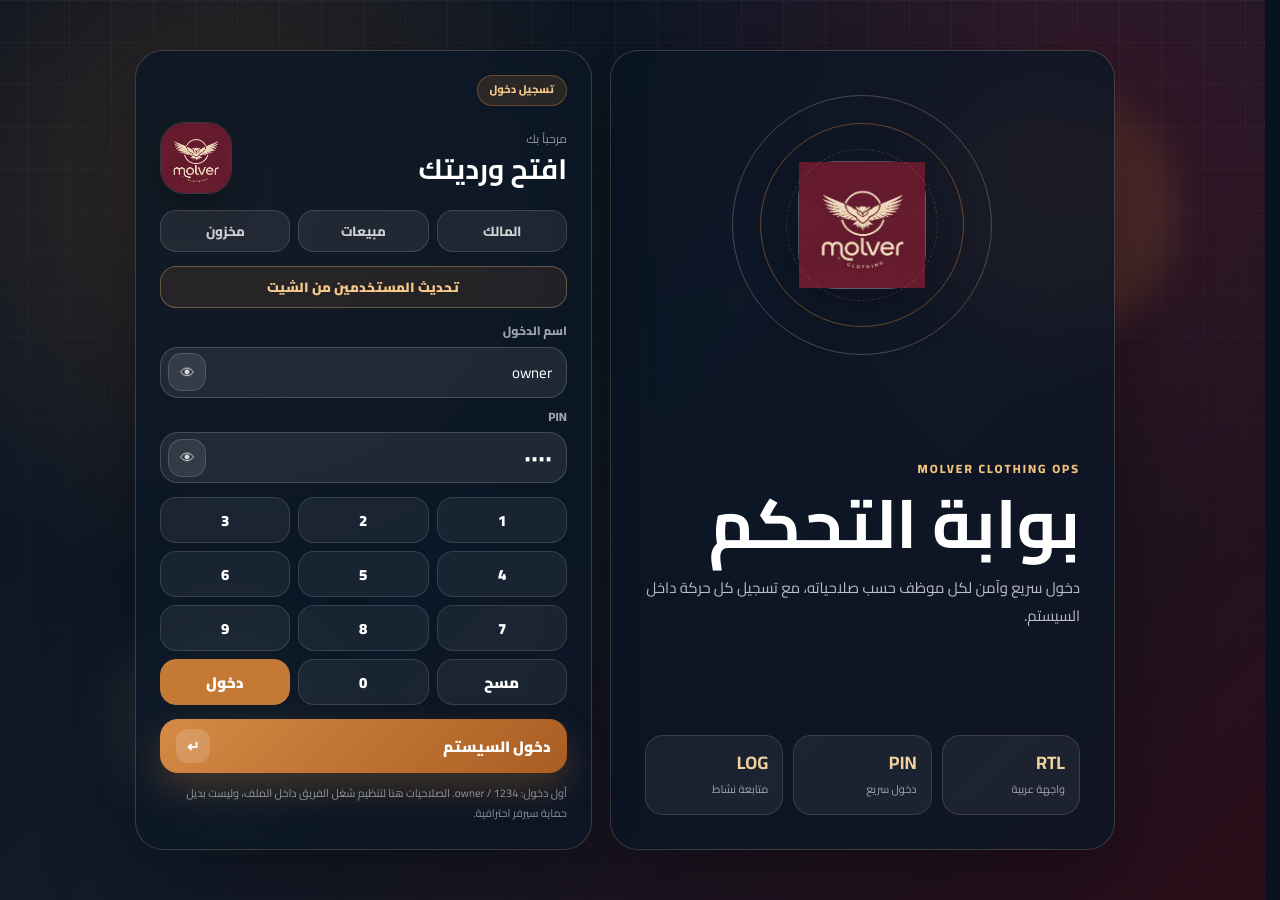
<file: index.html>
<!doctype html>
<html lang="ar" dir="rtl">
  <head>
    <meta charset="UTF-8" />
    <meta name="viewport" content="width=device-width, initial-scale=1.0" />
    <title>MOLVER — نظام الإدارة</title>
    <link
      href="https://fonts.googleapis.com/css2?family=Cairo:wght@400;500;600;700&family=Tajawal:wght@400;500;700&display=swap"
      rel="stylesheet"
    />
    <link rel="stylesheet" href="styles.css?v=20260512-login-fix" />
  </head>
  <body>
    <div class="auth-screen auth-login-mode" id="auth-screen">
      <div class="auth-ambient auth-ambient-one"></div>
      <div class="auth-ambient auth-ambient-two"></div>
      <div class="auth-shell">
        <section class="auth-brand-panel">
          <div class="auth-orbit">
            <span></span><span></span><span></span>
            <div class="auth-logo-mark"><img src="molver-logo.png" alt="MOLVER logo" /></div>
          </div>
          <div class="auth-brand-copy">
            <p class="auth-kicker">MOLVER CLOTHING OPS</p>
            <h1>بوابة التحكم</h1>
            <p>دخول سريع وآمن لكل موظف حسب صلاحياته، مع تسجيل كل حركة داخل السيستم.</p>
          </div>
          <div class="auth-status-grid">
            <div><strong>RTL</strong><span>واجهة عربية</span></div>
            <div><strong>PIN</strong><span>دخول سريع</span></div>
            <div><strong>LOG</strong><span>متابعة نشاط</span></div>
          </div>
        </section>

        <section class="auth-card">
          <div class="auth-mode-badge" id="auth-mode-badge">تسجيل دخول</div>
          <div class="auth-card-head">
            <div>
              <p>مرحباً بك</p>
              <h2 id="auth-title">افتح ورديتك</h2>
            </div>
            <div class="auth-mini-logo"><img src="molver-logo.png" alt="MOLVER" /></div>
          </div>

          <div class="auth-logout-panel" id="auth-logout-panel">
            <strong>تم قفل الجلسة</strong>
            <span>اختار المستخدم واكتب الـ PIN للدخول مرة تانية.</span>
          </div>

          <div class="auth-quick-users">
            <button type="button" onclick="selectLoginUser('owner')">المالك</button>
            <button type="button" onclick="selectLoginUser('sales')">مبيعات</button>
            <button type="button" onclick="selectLoginUser('stock')">مخزون</button>
          </div>
          <button class="auth-refresh-users" type="button" onclick="refreshUsersBeforeLogin(true)">
            تحديث المستخدمين من الشيت
          </button>

          <div class="auth-fields">
            <label class="auth-field">
              <span>اسم الدخول</span>
              <div class="input-eye-wrap">
                <input id="login-user" value="owner" autocomplete="username" />
                <button class="eye-toggle" type="button" onclick="toggleInputVisibility('login-user', this)" title="إظهار/إخفاء اسم الدخول">👁</button>
              </div>
            </label>
            <label class="auth-field">
              <span>PIN</span>
              <div class="input-eye-wrap">
                <input id="login-pin" type="password" value="1234" autocomplete="current-password" inputmode="numeric" />
                <button class="eye-toggle" type="button" onclick="toggleInputVisibility('login-pin', this)" title="إظهار/إخفاء PIN">👁</button>
              </div>
            </label>
          </div>

          <div class="pin-pad" aria-label="PIN pad">
            <button type="button" onclick="pressPin('1')">1</button>
            <button type="button" onclick="pressPin('2')">2</button>
            <button type="button" onclick="pressPin('3')">3</button>
            <button type="button" onclick="pressPin('4')">4</button>
            <button type="button" onclick="pressPin('5')">5</button>
            <button type="button" onclick="pressPin('6')">6</button>
            <button type="button" onclick="pressPin('7')">7</button>
            <button type="button" onclick="pressPin('8')">8</button>
            <button type="button" onclick="pressPin('9')">9</button>
            <button type="button" onclick="clearLoginPin()">مسح</button>
            <button type="button" onclick="pressPin('0')">0</button>
            <button type="button" onclick="login()">دخول</button>
          </div>

          <button class="auth-submit" type="button" onclick="login()">
            <span>دخول السيستم</span>
            <b>↵</b>
          </button>
          <div class="auth-hint">
            أول دخول: owner / 1234. الصلاحيات هنا لتنظيم شغل الفريق داخل الملف، وليست بديل حماية سيرفر احترافية.
          </div>
        </section>
      </div>
    </div>

    <div class="layout">
      <!-- Sidebar -->
      <div class="sidebar">
        <div class="logo">
          <div class="logo-icon"><img src="molver-logo.png" alt="MOLVER logo" /></div>
          <div class="logo-title">MOLVER</div>
          <div class="logo-sub">نظام الإدارة المتكامل</div>
        </div>
        <div class="nav-section">عام</div>
        <div class="nav-item active" onclick="go('dashboard', this)">
          <span class="nav-icon">📊</span> لوحة التحكم
        </div>
        <div class="nav-item" onclick="go('reports', this)">
          <span class="nav-icon">📈</span> التقارير
        </div>
        <div class="nav-item" onclick="go('closing', this)">
          <span class="nav-icon">🧮</span> تقفيل اليومية
        </div>
        <div class="nav-item" onclick="go('money', this)">
          <span class="nav-icon">💳</span> تحصيلات معلقة
        </div>
        <div class="nav-item" onclick="go('alerts', this)">
          <span class="nav-icon">🔔</span> التنبيهات <span class="nav-badge" id="alerts-badge">0</span>
        </div>
        <div class="nav-item" onclick="go('employees', this)">
          <span class="nav-icon">👥</span> أداء الموظفين
        </div>
        <div class="nav-item" onclick="go('expenses', this)">
          <span class="nav-icon">💸</span> المصروفات
        </div>
        <div class="nav-section">المخزون</div>
        <div class="nav-item" onclick="go('inventory', this)">
          <span class="nav-icon">👕</span> الأصناف
        </div>
        <div class="nav-item" onclick="go('lowstock', this)">
          <span class="nav-icon">⚠️</span> مخزون منخفض
        </div>
        <div class="nav-item" onclick="go('stockmoves', this)">
          <span class="nav-icon">⇅</span> حركة المخزون
        </div>
        <div class="nav-section">العمليات</div>
        <div class="nav-item" onclick="go('sales', this)">
          <span class="nav-icon">🧾</span> فواتير المبيعات
        </div>
        <div class="nav-item" onclick="go('barcode', this)">
          <span class="nav-icon">⌁</span> بيع بالباركود
        </div>
        <div class="nav-item" onclick="go('purchases', this)">
          <span class="nav-icon">🛒</span> فواتير المشتريات
        </div>
        <div class="nav-item" onclick="go('returns', this)">
          <span class="nav-icon">🔄</span> المرتجعات
        </div>
        <div class="nav-item" onclick="go('online', this)">
          <span class="nav-icon">🌐</span> طلبات الأونلاين
        </div>
        <div class="nav-item" onclick="go('shipping', this)">
          <span class="nav-icon">⇄</span> الشحن والتحصيل
        </div>
        <div class="nav-section">الحسابات</div>
        <div class="nav-item" onclick="go('customers', this)">
          <span class="nav-icon">👤</span> العملاء
        </div>
        <div class="nav-item" onclick="go('suppliers', this)">
          <span class="nav-icon">🏭</span> الموردين
        </div>
        <div class="nav-section">الإدارة</div>
        <div class="nav-item" onclick="go('activity', this)">
          <span class="nav-icon">🕘</span> سجل النشاط
        </div>
        <div class="nav-item" onclick="go('archive', this)">
          <span class="nav-icon">🗄️</span> الأرشيف
        </div>
        <div class="nav-item" onclick="go('brand', this)">
          <span class="nav-icon">🎨</span> إعدادات البراند
        </div>
        <div class="nav-item" data-owner-only onclick="go('users', this)">
          <span class="nav-icon">🔐</span> المستخدمين والصلاحيات
        </div>
        <div class="sync-status">
          <div class="sync-dot" id="sync-dot"></div>
          <span>
            <span id="sync-txt">متصل بـ Google Sheets</span>
            <span class="sync-meta" id="sync-last">آخر مزامنة: —</span>
          </span>
        </div>
      </div>

      <!-- Main -->
      <div class="main">
        <div class="topbar">
          <span class="page-title" id="page-title">لوحة التحكم</span>
          <button class="mobile-actions-toggle" type="button" onclick="toggleMobileActions()" title="الأوامر">⋯</button>
          <div class="topbar-actions">
            <div style="display: flex; gap: 6px; align-items: center">
              <button
                class="btn btn-sm"
                data-action="export"
                data-icon="⇩"
                onclick="exportData()"
                title="تصدير نسخة احتياطية"
              >
                📤 نسخة احتياطية
              </button>
              <button
                class="btn btn-sm"
                data-action="import"
                data-icon="⇧"
                onclick="importData()"
                title="استيراد بيانات"
              >
                📥 استيراد
              </button>
              <button
                class="btn btn-sm"
                data-action="syncCloud"
                data-icon="↻"
                onclick="syncToCloud(true)"
                title="مزامنة مع Google Sheets"
              >
                🔄 مزامنة الآن
              </button>
              <button
                class="btn btn-sm"
                data-action="import"
                data-icon="⇣"
                onclick="loadFromCloud(true)"
                title="تحميل ودمج بيانات Google Sheets"
              >
                ⬇️ تحميل الشيت
              </button>
              <button
                class="btn btn-sm"
                data-action="syncCloud"
                data-icon="⛑"
                onclick="repairSync()"
                title="إصلاح مشاكل المزامنة"
              >
                إصلاح المزامنة
              </button>
              <button
                class="btn btn-sm"
                data-action="connectionSettings"
                data-icon="⚙"
                onclick="openSettings()"
                title="إعدادات الربط"
              >
                ⚙️ الربط
              </button>
              <button
                class="btn btn-sm theme-toggle"
                data-icon="◐"
                onclick="toggleThemeMode()"
                title="تغيير شكل البرنامج"
                id="theme-toggle"
              >
                وضع احترافي
              </button>
              <span class="user-chip" id="current-user-chip">—</span>
              <span class="live-sync-chip" id="live-sync-chip">Live sync</span>
              <button class="btn btn-sm logout-btn" data-icon="⏻" onclick="logout()" title="خروج">خروج</button>
              <span
                style="font-size: 11px; color: var(--text3)"
                id="top-date"
              ></span>
            </div>
          </div>
        </div>
        <div class="content" id="content">
          <div class="offline-banner hidden" id="offline-banner">
            أوفلاين الآن - سيتم حفظ العمليات على الجهاز ورفعها تلقائياً عند رجوع الإنترنت.
          </div>
          <!-- DASHBOARD -->
          <div class="page active" id="page-dashboard">
            <div class="stats-grid">
              <div class="stat-card">
                <div class="stat-label">إجمالي المبيعات</div>
                <div class="stat-val" id="d-sales">—</div>
                <div class="stat-sub">EGP</div>
              </div>
              <div class="stat-card">
                <div class="stat-label">إجمالي المشتريات</div>
                <div class="stat-val" id="d-pur">—</div>
                <div class="stat-sub">EGP</div>
              </div>
              <div class="stat-card">
                <div class="stat-label">إجمالي المرتجعات</div>
                <div class="stat-val" id="d-ret" style="color: var(--red)">
                  —
                </div>
                <div class="stat-sub">EGP</div>
              </div>
              <div class="stat-card">
                <div class="stat-label">مخزون منخفض</div>
                <div class="stat-val" id="d-low" style="color: var(--orange)">
                  —
                </div>
                <div class="stat-sub">صنف</div>
              </div>
              <div class="stat-card">
                <div class="stat-label">صافي الربح</div>
                <div class="stat-val" id="d-profit" style="color: var(--green)">
                  —
                </div>
                <div class="stat-sub">EGP</div>
              </div>
            </div>
            <div class="dashboard-pro-grid">
              <div class="card dashboard-chart-card">
                <div class="card-header">
                  <span class="card-title">منحنى المبيعات آخر 14 يوم</span>
                  <div class="btn-group">
                    <button class="btn btn-sm dashboard-metric active" data-metric="sales" onclick="setDashboardMetric('sales')">مبيعات</button>
                    <button class="btn btn-sm dashboard-metric" data-metric="profit" onclick="setDashboardMetric('profit')">ربح</button>
                    <button class="btn btn-sm dashboard-metric" data-metric="orders" onclick="setDashboardMetric('orders')">طلبات</button>
                  </div>
                </div>
                <div class="chart-wrap">
                  <svg id="dashboard-chart" viewBox="0 0 920 260" preserveAspectRatio="none" aria-label="Sales trend chart"></svg>
                </div>
              </div>
              <div class="card live-panel">
                <div class="card-header">
                  <span class="card-title">متابعة مباشرة</span>
                </div>
                <div class="live-metric">
                  <span>طلبات أونلاين مفتوحة</span>
                  <strong id="live-open-orders">—</strong>
                  <button class="btn btn-sm" onclick="go('online', document.querySelector('[onclick*=online]'))">فتح</button>
                </div>
                <div class="live-metric">
                  <span>تحصيل متأخر</span>
                  <strong id="live-due-orders">—</strong>
                  <button class="btn btn-sm" onclick="go('shipping', document.querySelector('[onclick*=shipping]'))">فتح</button>
                </div>
                <div class="live-metric">
                  <span>أصناف نفدت</span>
                  <strong id="live-out-items">—</strong>
                  <button class="btn btn-sm" onclick="go('lowstock', document.querySelector('[onclick*=lowstock]'))">فتح</button>
                </div>
              </div>
            </div>
            <div class="card">
              <div class="card-header">
                <span class="card-title">فحص سريع للنظام</span>
                <div class="btn-group">
                  <button class="btn btn-sm" onclick="runDemoCycle()">تشغيل دورة اختبار</button>
                  <button class="btn btn-sm" onclick="runSystemCheck()">تشغيل الفحص</button>
                  <button class="btn btn-sm" onclick="exportData()">نسخة احتياطية</button>
                  <button class="btn btn-sm" onclick="exportLocalBackups()">نسخ يومية</button>
                </div>
              </div>
              <div class="health-list" id="system-health">
                <div class="health-item warn">اضغط تشغيل الفحص بعد أي تعديل كبير.</div>
              </div>
            </div>
            <div class="card">
              <div class="card-header">
                <span class="card-title">آخر العمليات</span>
              </div>
              <div class="table-wrap">
                <table>
                  <thead>
                    <tr>
                      <th>رقم</th>
                      <th>النوع</th>
                      <th>الطرف</th>
                      <th>الإجمالي</th>
                      <th>التاريخ</th>
                    </tr>
                  </thead>
                  <tbody id="d-ops">
                    <tr class="empty-row">
                      <td colspan="5">جاري التحميل...</td>
                    </tr>
                  </tbody>
                </table>
              </div>
            </div>
            <div class="card" data-owner-only>
              <div class="card-header">
                <span class="card-title">آخر نشاط للموظفين</span>
                <button class="btn btn-sm" onclick="go('activity', document.querySelector('[onclick*=activity]'))">فتح السجل</button>
              </div>
              <div class="table-wrap">
                <table>
                  <thead>
                    <tr>
                      <th>الموظف</th>
                      <th>العملية</th>
                      <th>التفاصيل</th>
                      <th>الوقت</th>
                    </tr>
                  </thead>
                  <tbody id="d-activity">
                    <tr class="empty-row">
                      <td colspan="4">لا توجد عمليات مسجلة بعد</td>
                    </tr>
                  </tbody>
                </table>
              </div>
            </div>
          </div>

          <!-- STOCK MOVEMENT -->
          <div class="page" id="page-stockmoves">
            <div class="card">
              <div class="card-header">
                <span class="card-title">حركة المخزون</span>
                <div class="btn-group">
                  <input class="search-input" id="stockmoves-search" placeholder="بحث بالكود أو الصنف أو العملية..." oninput="renderStockMoves()" />
                  <button class="btn btn-sm" onclick="exportStockMovesCsv()">تصدير CSV</button>
                  <button class="btn btn-red" onclick="clearStockMoves()">مسح السجل</button>
                </div>
              </div>
              <div class="stats-grid">
                <div class="stat-card"><div class="stat-label">إضافات مخزون</div><div class="stat-val" id="sm-in">—</div><div class="stat-sub">قطعة</div></div>
                <div class="stat-card"><div class="stat-label">خصومات مخزون</div><div class="stat-val" id="sm-out">—</div><div class="stat-sub">قطعة</div></div>
                <div class="stat-card"><div class="stat-label">صافي الحركة</div><div class="stat-val" id="sm-net">—</div><div class="stat-sub">قطعة</div></div>
                <div class="stat-card"><div class="stat-label">عدد العمليات</div><div class="stat-val" id="sm-count">—</div><div class="stat-sub">عملية</div></div>
              </div>
              <div class="table-wrap">
                <table>
                  <thead><tr><th>التاريخ</th><th>العملية</th><th>المرجع</th><th>الصنف</th><th>الكود</th><th>الكمية</th><th>المستخدم</th></tr></thead>
                  <tbody id="stockmoves-table"><tr class="empty-row"><td colspan="7">لا توجد حركة مخزون بعد</td></tr></tbody>
                </table>
              </div>
            </div>
          </div>

          <!-- DAILY CLOSING -->
          <div class="page" id="page-closing">
            <div class="card">
              <div class="card-header">
                <span class="card-title">تقفيل اليومية</span>
                <div class="btn-group">
                  <input class="search-input" id="closing-date" type="date" onchange="renderClosing()" />
                  <button class="btn btn-sm" onclick="setClosingToday()">اليوم</button>
                  <button class="btn btn-sm" onclick="lockClosingDay()">قفل اليوم</button>
                  <button class="btn btn-sm" onclick="unlockClosingDay()">فتح اليوم</button>
                  <button class="btn btn-sm" onclick="printClosing()">طباعة</button>
                </div>
              </div>
              <div class="stats-grid">
                <div class="stat-card"><div class="stat-label">مبيعات اليوم</div><div class="stat-val" id="cl-sales">—</div><div class="stat-sub">EGP</div></div>
                <div class="stat-card"><div class="stat-label">المحصل</div><div class="stat-val" id="cl-paid">—</div><div class="stat-sub">EGP</div></div>
                <div class="stat-card"><div class="stat-label">مصروفات</div><div class="stat-val" id="cl-exp">—</div><div class="stat-sub">EGP</div></div>
                <div class="stat-card"><div class="stat-label">صافي كاش اليوم</div><div class="stat-val" id="cl-net">—</div><div class="stat-sub">EGP</div></div>
                <div class="stat-card"><div class="stat-label">تحصيل متبقي</div><div class="stat-val" id="cl-due">—</div><div class="stat-sub">EGP</div></div>
                <div class="stat-card"><div class="stat-label">طلبات مفتوحة</div><div class="stat-val" id="cl-open">—</div><div class="stat-sub">طلب</div></div>
              </div>
            </div>
            <div class="card">
              <div class="card-header"><span class="card-title">تفاصيل اليوم</span></div>
              <div class="table-wrap">
                <table>
                  <thead><tr><th>النوع</th><th>الرقم</th><th>الطرف</th><th>الإجمالي</th><th>المدفوع</th><th>المتبقي</th></tr></thead>
                  <tbody id="closing-table"><tr class="empty-row"><td colspan="6">لا توجد عمليات في هذا اليوم</td></tr></tbody>
                </table>
              </div>
            </div>
          </div>

          <!-- UNCOLLECTED MONEY -->
          <div class="page" id="page-money">
            <div class="card">
              <div class="card-header">
                <span class="card-title">التحصيلات المعلقة</span>
                <div class="btn-group">
                  <input class="search-input" id="money-search" placeholder="بحث بالعميل أو الطلب أو شركة الشحن..." oninput="renderMoney()" />
                  <button class="btn btn-sm" onclick="exportMoneyCsv()">تصدير CSV</button>
                </div>
              </div>
              <div class="stats-grid">
                <div class="stat-card"><div class="stat-label">إجمالي غير محصل</div><div class="stat-val" id="money-total">—</div><div class="stat-sub">EGP</div></div>
                <div class="stat-card"><div class="stat-label">طلبات عليها تحصيل</div><div class="stat-val" id="money-orders">—</div><div class="stat-sub">طلب</div></div>
                <div class="stat-card"><div class="stat-label">فواتير آجلة</div><div class="stat-val" id="money-sales">—</div><div class="stat-sub">فاتورة</div></div>
                <div class="stat-card"><div class="stat-label">متأخر أكثر من 3 أيام</div><div class="stat-val" id="money-late">—</div><div class="stat-sub">عملية</div></div>
              </div>
              <div class="table-wrap">
                <table>
                  <thead><tr><th>النوع</th><th>الرقم</th><th>العميل</th><th>شركة الشحن</th><th>التاريخ</th><th>المتبقي</th><th>الحالة</th><th></th></tr></thead>
                  <tbody id="money-table"><tr class="empty-row"><td colspan="8">لا توجد تحصيلات معلقة</td></tr></tbody>
                </table>
              </div>
            </div>
          </div>

          <!-- REPORTS -->
          <div class="page" id="page-reports">
            <div class="card">
              <div class="card-header">
                <span class="card-title">تقارير التشغيل</span>
                <div class="btn-group">
                  <input
                    class="search-input"
                    id="rep-from"
                    type="date"
                    onchange="renderReports()"
                  />
                  <input
                    class="search-input"
                    id="rep-to"
                    type="date"
                    onchange="renderReports()"
                  />
                  <input
                    class="search-input"
                    id="rep-search"
                    placeholder="بحث في تقارير البيع..."
                    oninput="renderReports()"
                  />
                  <button class="btn btn-sm" onclick="exportProfitCsv()">تصدير الأرباح</button>
                  <button class="btn btn-sm" onclick="setReportRange('today')">
                    اليوم
                  </button>
                  <button class="btn btn-sm" onclick="setReportRange('month')">
                    الشهر
                  </button>
                  <button class="btn btn-sm" onclick="setReportRange('all')">
                    الكل
                  </button>
                </div>
              </div>
              <div class="stats-grid">
                <div class="stat-card">
                  <div class="stat-label">مبيعات الفترة</div>
                  <div class="stat-val" id="r-sales">—</div>
                  <div class="stat-sub">EGP</div>
                </div>
                <div class="stat-card">
                  <div class="stat-label">صافي الربح</div>
                  <div
                    class="stat-val"
                    id="r-profit"
                    style="color: var(--green)"
                  >
                    —
                  </div>
                  <div class="stat-sub">EGP</div>
                </div>
                <div class="stat-card">
                  <div class="stat-label">عدد الفواتير</div>
                  <div class="stat-val" id="r-count">—</div>
                  <div class="stat-sub">فاتورة</div>
                </div>
                <div class="stat-card">
                  <div class="stat-label">القطع المباعة</div>
                  <div class="stat-val" id="r-qty">—</div>
                  <div class="stat-sub">قطعة</div>
                </div>
                <div class="stat-card">
                  <div class="stat-label">بيع عادي</div>
                  <div class="stat-val" id="r-regular">—</div>
                  <div class="stat-sub">EGP</div>
                </div>
                <div class="stat-card">
                  <div class="stat-label">بيع أونلاين</div>
                  <div class="stat-val" id="r-online">—</div>
                  <div class="stat-sub">EGP</div>
                </div>
                <div class="stat-card">
                  <div class="stat-label">طلبات أونلاين</div>
                  <div class="stat-val" id="r-orders">—</div>
                  <div class="stat-sub">طلب</div>
                </div>
                <div class="stat-card">
                  <div class="stat-label">قيمة المخزون شراء</div>
                  <div class="stat-val" id="r-stock-cost">—</div>
                  <div class="stat-sub">EGP</div>
                </div>
                <div class="stat-card">
                  <div class="stat-label">قيمة المخزون بيع</div>
                  <div class="stat-val" id="r-stock-sale">—</div>
                  <div class="stat-sub">EGP</div>
                </div>
                <div class="stat-card">
                  <div class="stat-label">ربح متوقع من المخزون</div>
                  <div class="stat-val" id="r-stock-margin" style="color: var(--green)">—</div>
                  <div class="stat-sub">EGP</div>
                </div>
              </div>
            </div>
            <div class="card">
              <div class="card-header">
                <span class="card-title">أكثر الأصناف مبيعاً</span>
              </div>
              <div class="table-wrap">
                <table>
                  <thead>
                    <tr>
                      <th>الصنف</th>
                      <th>الكمية</th>
                      <th>إجمالي البيع</th>
                      <th>الربح</th>
                    </tr>
                  </thead>
                  <tbody id="r-items">
                    <tr class="empty-row">
                      <td colspan="4">لا توجد بيانات</td>
                    </tr>
                  </tbody>
                </table>
              </div>
            </div>
            <div class="card">
              <div class="card-header">
                <span class="card-title">فواتير الفترة</span>
              </div>
              <div class="table-wrap">
                <table>
                  <thead>
                    <tr>
                      <th>رقم الفاتورة</th>
                      <th>العميل</th>
                      <th>التاريخ</th>
                      <th>القطع</th>
                      <th>الإجمالي</th>
                      <th>الربح</th>
                    </tr>
                  </thead>
                  <tbody id="r-invoices">
                    <tr class="empty-row">
                      <td colspan="6">لا توجد بيانات</td>
                    </tr>
                  </tbody>
                </table>
              </div>
            </div>
            <div class="card">
              <div class="card-header">
                <span class="card-title">تحليل القنوات والموظفين</span>
              </div>
              <div class="table-wrap">
                <table>
                  <thead>
                    <tr>
                      <th>البند</th>
                      <th>العدد</th>
                      <th>الإجمالي</th>
                      <th>الربح</th>
                    </tr>
                  </thead>
                  <tbody id="r-channels">
                    <tr class="empty-row"><td colspan="4">لا توجد بيانات</td></tr>
                  </tbody>
                </table>
              </div>
              <div class="table-wrap" style="margin-top:12px">
                <table>
                  <thead>
                    <tr>
                      <th>المستخدم</th>
                      <th>عدد العمليات</th>
                      <th>آخر عملية</th>
                      <th>التاريخ</th>
                    </tr>
                  </thead>
                  <tbody id="r-users">
                    <tr class="empty-row"><td colspan="4">لا توجد بيانات</td></tr>
                  </tbody>
                </table>
              </div>
              <div class="table-wrap" style="margin-top:12px">
                <table>
                  <thead>
                    <tr><th>الموظف</th><th>عدد الفواتير</th><th>المبيعات</th><th>الربح</th><th>متوسط الفاتورة</th></tr>
                  </thead>
                  <tbody id="r-employee-profit">
                    <tr class="empty-row"><td colspan="5">لا توجد بيانات</td></tr>
                  </tbody>
                </table>
              </div>
            </div>
          </div>

          <!-- ALERTS -->
          <div class="page" id="page-alerts">
            <div class="stats-grid">
              <div class="stat-card"><div class="stat-label">تنبيهات حرجة</div><div class="stat-val" id="a-critical">—</div><div class="stat-sub">تحتاج تدخل</div></div>
              <div class="stat-card"><div class="stat-label">مخزون انتهى</div><div class="stat-val" id="a-out">—</div><div class="stat-sub">صنف</div></div>
              <div class="stat-card"><div class="stat-label">تحصيل متأخر</div><div class="stat-val" id="a-due">—</div><div class="stat-sub">طلب/فاتورة</div></div>
              <div class="stat-card"><div class="stat-label">طلبات متأخرة</div><div class="stat-val" id="a-orders">—</div><div class="stat-sub">طلب</div></div>
            </div>
            <div class="card">
              <div class="card-header">
                <span class="card-title">مركز التنبيهات</span>
                <div class="btn-group">
                  <button class="btn" onclick="renderAlerts()">تحديث</button>
                  <button class="btn" onclick="go('lowstock', document.querySelector('[onclick*=lowstock]'))">المخزون المنخفض</button>
                  <button class="btn" onclick="go('shipping', document.querySelector('[onclick*=shipping]'))">الشحن والتحصيل</button>
                </div>
              </div>
              <div class="alert-list" id="alerts-list"></div>
            </div>
          </div>

          <!-- EMPLOYEE PERFORMANCE -->
          <div class="page" id="page-employees">
            <div class="card">
              <div class="card-header">
                <span class="card-title">أداء الموظفين</span>
                <div class="btn-group">
                  <input class="search-input" id="emp-from" type="date" onchange="renderEmployees()" />
                  <input class="search-input" id="emp-to" type="date" onchange="renderEmployees()" />
                  <button class="btn" onclick="setEmployeeRange('today')">اليوم</button>
                  <button class="btn" onclick="setEmployeeRange('month')">الشهر</button>
                  <button class="btn" onclick="exportEmployeeCsv()">تصدير CSV</button>
                </div>
              </div>
              <div class="table-wrap">
                <table>
                  <thead><tr><th>الموظف</th><th>عدد العمليات</th><th>فواتير بيع</th><th>إجمالي البيع</th><th>طلبات أونلاين</th><th>مرتجعات</th><th>آخر عملية</th></tr></thead>
                  <tbody id="employees-table"><tr class="empty-row"><td colspan="7">لا توجد بيانات بعد</td></tr></tbody>
                </table>
              </div>
              <div class="employee-timeline" id="employee-timeline"></div>
            </div>
          </div>

          <!-- INVENTORY -->
          <div class="page" id="page-inventory">
            <div class="card">
              <div class="card-header">
                <span class="card-title">أصناف الملابس</span>
                <div class="btn-group">
                  <input
                    class="search-input"
                    placeholder="🔍 بحث..."
                    oninput="filterInv(this.value)"
                  />
                  <button class="btn" onclick="importItemsCsv()">استيراد CSV</button>
                  <button class="btn" onclick="printInventoryLabels()">طباعة ليبلات</button>
                  <button class="btn btn-accent" onclick="openModal('m-item')">
                    + إضافة صنف
                  </button>
                </div>
              </div>
              <div id="inv-loading" class="loading">
                <div class="spinner"></div>
                جاري التحميل من Google Sheets...
              </div>
              <div class="table-wrap" id="inv-wrap" style="display: none">
                <table>
                  <thead>
                    <tr>
                      <th>الكود</th>
                      <th>الاسم</th>
                      <th>الفئة</th>
                      <th>الجنس</th>
                      <th>المقاس</th>
                      <th>اللون</th>
                      <th>الكمية</th>
                      <th>سعر البيع</th>
                      <th>الحالة</th>
                      <th></th>
                      <th></th>
                    </tr>
                  </thead>
                  <tbody id="inv-table"></tbody>
                </table>
              </div>
            </div>
          </div>

          <!-- EXPENSES -->
          <div class="page" id="page-expenses">
            <div class="card">
              <div class="card-header">
                <span class="card-title">مصروفات المحل</span>
                <div class="btn-group">
                  <input class="search-input" id="exp-search" placeholder="بحث في المصروفات..." oninput="renderExpenses()" />
                  <button class="btn btn-accent" onclick="openExpenseModal()">+ مصروف جديد</button>
                </div>
              </div>
              <div class="table-wrap">
                <table>
                  <thead><tr><th>الكود</th><th>البند</th><th>الفئة</th><th>المبلغ</th><th>التاريخ</th><th>ملاحظات</th><th></th></tr></thead>
                  <tbody id="exp-table"><tr class="empty-row"><td colspan="7">لا توجد مصروفات بعد</td></tr></tbody>
                </table>
              </div>
            </div>
          </div>

          <!-- LOW STOCK -->
          <div class="page" id="page-lowstock">
            <div class="card">
              <div class="card-header">
                <span class="card-title">أصناف منخفضة المخزون</span>
              </div>
              <div class="table-wrap">
                <table>
                  <thead>
                    <tr>
                      <th>الكود</th>
                      <th>الاسم</th>
                      <th>الفئة</th>
                      <th>المقاس</th>
                      <th>الكمية</th>
                      <th>الحد الأدنى</th>
                      <th>الحالة</th>
                    
                      <th></th></tr>
                  </thead>
                  <tbody id="low-table">
                    <tr class="empty-row">
                      <td colspan="8">جاري التحميل...</td>
                    </tr>
                  </tbody>
                </table>
              </div>
            </div>
          </div>

          <!-- SALES -->
          <div class="page" id="page-sales">
            <div class="card">
              <div class="card-header">
                <span class="card-title">فواتير المبيعات</span>
                <div class="btn-group">
                  <input class="search-input" id="sales-search" placeholder="بحث في المبيعات..." oninput="renderSales()" />
                  <button class="btn btn-accent" onclick="openSaleModal()">
                    + فاتورة جديدة
                  </button>
                </div>
              </div>
              <div class="table-wrap">
                <table>
                  <thead>
                    <tr>
                      <th>رقم الفاتورة</th>
                      <th>العميل</th>
                      <th>التاريخ</th>
                      <th>القطع</th>
                      <th>الإجمالي</th>
                      <th>الحالة</th>
                      <th></th>
                    </tr>
                  </thead>
                  <tbody id="sales-table">
                    <tr class="empty-row">
                      <td colspan="7">جاري التحميل...</td>
                    </tr>
                  </tbody>
                </table>
              </div>
            </div>
          </div>

          <!-- BARCODE SALE -->
          <div class="page" id="page-barcode">
            <div class="card">
              <div class="card-header">
                <span class="card-title">بيع بالباركود / SKU</span>
                <div class="btn-group">
                  <input class="search-input" id="bc-input" placeholder="Scan barcode or type SKU..." onkeydown="if(event.key==='Enter') addBarcodeScan()" />
                  <button class="btn btn-accent" onclick="addBarcodeScan()">إضافة</button>
                  <button class="btn" onclick="clearBarcodeCart()">تفريغ</button>
                </div>
              </div>
              <div class="table-wrap">
                <table>
                  <thead><tr><th>الصنف</th><th>SKU</th><th>الكمية</th><th>السعر</th><th>الإجمالي</th><th></th></tr></thead>
                  <tbody id="barcode-table"><tr class="empty-row"><td colspan="6">امسح باركود أو اكتب كود الصنف</td></tr></tbody>
                </table>
              </div>
              <div class="inv-total-bar">
                <span style="font-size:12px;color:var(--text2)">الإجمالي:</span>
                <span style="font-size:18px;font-weight:700" id="bc-total">EGP 0</span>
                <button class="btn btn-accent" onclick="saveBarcodeSale()">حفظ البيع</button>
              </div>
            </div>
          </div>

          <!-- PURCHASES -->
          <div class="page" id="page-purchases">
            <div class="card">
              <div class="card-header">
                <span class="card-title">فواتير المشتريات</span>
                <div class="btn-group">
                  <input class="search-input" id="pur-search" placeholder="بحث في المشتريات..." oninput="renderPur()" />
                  <button class="btn btn-accent" onclick="openPurModal()">
                    + فاتورة جديدة
                  </button>
                </div>
              </div>
              <div class="table-wrap">
                <table>
                  <thead>
                    <tr>
                      <th>رقم الفاتورة</th>
                      <th>المورد</th>
                      <th>التاريخ</th>
                      <th>القطع</th>
                      <th>الإجمالي</th>
                      <th>الحالة</th>
                      <th></th>
                    </tr>
                  </thead>
                  <tbody id="pur-table">
                    <tr class="empty-row">
                      <td colspan="7">جاري التحميل...</td>
                    </tr>
                  </tbody>
                </table>
              </div>
            </div>
          </div>

          <!-- RETURNS -->
          <div class="page" id="page-returns">
            <div class="alert alert-info">
              المرتجع بيرجع الكمية تلقائياً للمخزون ويسجل في Google Sheets
            </div>
            <div class="card">
              <div class="card-header">
                <span class="card-title">المرتجعات</span>
                <div class="btn-group">
                  <input class="search-input" id="ret-search" placeholder="بحث في المرتجعات..." oninput="renderReturns()" />
                  <button class="btn btn-accent" onclick="openReturnModal()">
                    + مرتجع جديد
                  </button>
                </div>
              </div>
              <div class="filter-tabs">
                <div class="ftab active" onclick="filterReturns('all', this)">
                  الكل
                </div>
                <div class="ftab" onclick="filterReturns('مبيعات', this)">
                  مرتجع مبيعات
                </div>
                <div class="ftab" onclick="filterReturns('مشتريات', this)">
                  مرتجع مشتريات
                </div>
              </div>
              <div class="table-wrap">
                <table>
                  <thead>
                    <tr>
                      <th>رقم المرتجع</th>
                      <th>نوع المرتجع</th>
                      <th>الفاتورة الأصلية</th>
                      <th>الصنف</th>
                      <th>الكمية</th>
                      <th>الإجمالي</th>
                      <th>السبب</th>
                      <th>التاريخ</th>
                      <th></th>
                    </tr>
                  </thead>
                  <tbody id="ret-table">
                    <tr class="empty-row">
                      <td colspan="9">لا توجد مرتجعات بعد</td>
                    </tr>
                  </tbody>
                </table>
              </div>
            </div>
          </div>

          <!-- ONLINE ORDERS -->
          <div class="page" id="page-online">
            <div class="alert alert-info">
              طلب الأونلاين يخصم المخزون فور حفظ الطلب. لو الطلب اتلغى أو اتحذف قبل التسليم، الكمية ترجع تلقائياً.
            </div>
            <div class="card">
              <div class="card-header">
                <span class="card-title">طلبات الأونلاين</span>
                <div class="btn-group">
                  <input class="search-input" id="online-search" placeholder="بحث في الأونلاين..." oninput="renderOnlineOrders()" />
                  <button class="btn btn-accent" onclick="openOnlineModal()">+ طلب جديد</button>
                </div>
              </div>
              <div class="filter-tabs">
                <div class="ftab active" onclick="filterOnline('all', this)">الكل</div>
                <div class="ftab" onclick="filterOnline('جديد', this)">جديد</div>
                <div class="ftab" onclick="filterOnline('تم التأكيد', this)">تم التأكيد</div>
                <div class="ftab" onclick="filterOnline('تم الشحن', this)">تم الشحن</div>
                <div class="ftab" onclick="filterOnline('تم التسليم', this)">تم التسليم</div>
                <div class="ftab" onclick="filterOnline('ملغي', this)">ملغي</div>
              </div>
              <div class="kanban-board" id="online-kanban"></div>
              <div class="table-wrap">
                <table>
                  <thead>
                    <tr><th>رقم الطلب</th><th>العميل</th><th>الهاتف</th><th>المصدر</th><th>القطع</th><th>الإجمالي</th><th>الحالة</th><th>الشحن</th><th></th></tr>
                  </thead>
                  <tbody id="online-table"><tr class="empty-row"><td colspan="9">لا توجد طلبات أونلاين بعد</td></tr></tbody>
                </table>
              </div>
            </div>
          </div>

          <!-- SHIPPING -->
          <div class="page" id="page-shipping">
            <div class="card">
              <div class="card-header">
                <span class="card-title">متابعة الشحن والتحصيل</span>
                <div class="btn-group">
                  <input class="search-input" id="ship-search" placeholder="بحث في الشحن..." oninput="renderShipping()" />
                </div>
              </div>
              <div class="table-wrap">
                <table>
                  <thead><tr><th>الطلب</th><th>العميل</th><th>شركة الشحن</th><th>Tracking</th><th>الحالة</th><th>المطلوب</th><th>المحصل</th><th>تحصيل</th><th></th></tr></thead>
                  <tbody id="shipping-table"><tr class="empty-row"><td colspan="9">لا توجد طلبات شحن</td></tr></tbody>
                </table>
              </div>
            </div>
          </div>

          <!-- CUSTOMERS -->
          <div class="page" id="page-customers">
            <div class="card">
              <div class="card-header">
                <span class="card-title">العملاء</span>
                <div class="btn-group">
                  <input class="search-input" id="cust-search" placeholder="بحث في العملاء..." oninput="renderCust()" />
                  <button class="btn btn-accent" onclick="openCustModal()">
                    + إضافة عميل
                  </button>
                </div>
              </div>
              <div class="table-wrap">
                <table>
                  <thead>
                    <tr>
                      <th>الكود</th>
                      <th>الاسم</th>
                      <th>الهاتف</th>
                      <th>المكان</th>
                      <th>نوع العميل</th>
                      <th>إجمالي المشتريات</th>
                      <th>الرصيد المستحق</th>
                      <th></th>
                    </tr>
                  </thead>
                  <tbody id="cust-table">
                    <tr class="empty-row">
                      <td colspan="8">جاري التحميل...</td>
                    </tr>
                  </tbody>
                </table>
              </div>
            </div>
          </div>

          <!-- SUPPLIERS -->
          <div class="page" id="page-suppliers">
            <div class="card">
              <div class="card-header">
                <span class="card-title">الموردين</span>
                <div class="btn-group">
                  <input class="search-input" id="sup-search" placeholder="بحث في الموردين..." oninput="renderSup()" />
                  <button class="btn btn-accent" onclick="openSupModal()">
                    + إضافة مورد
                  </button>
                </div>
              </div>
              <div class="table-wrap">
                <table>
                  <thead>
                    <tr>
                      <th>الكود</th>
                      <th>الاسم</th>
                      <th>الهاتف</th>
                      <th>إجمالي المشتريات</th>
                      <th>الرصيد</th>
                      <th></th>
                    </tr>
                  </thead>
                  <tbody id="sup-table">
                    <tr class="empty-row">
                      <td colspan="6">جاري التحميل...</td>
                    </tr>
                  </tbody>
                </table>
              </div>
            </div>
          </div>
    <!-- ACTIVITY -->
    <div class="page" id="page-activity">
      <div class="card">
        <div class="card-header">
          <span class="card-title">سجل نشاط الموظفين</span>
          <div class="btn-group">
            <select class="search-input" id="activity-user-filter" onchange="renderActivity()">
              <option value="">كل المستخدمين</option>
            </select>
            <input class="search-input" id="activity-search" placeholder="بحث في النشاط..." oninput="renderActivity()" />
            <button class="btn" onclick="renderActivity()">تحديث</button>
            <button class="btn" onclick="exportActivityCsv()">تصدير CSV</button>
            <button class="btn btn-red" onclick="clearActivityLog()">مسح السجل</button>
          </div>
        </div>
        <div class="table-wrap">
          <table>
            <thead>
              <tr>
                <th>الوقت</th>
                <th>الموظف</th>
                <th>العملية</th>
                <th>رقم/هدف</th>
                <th>التفاصيل</th>
              </tr>
            </thead>
            <tbody id="activity-table">
              <tr class="empty-row">
                <td colspan="5">لا توجد عمليات مسجلة بعد</td>
              </tr>
            </tbody>
          </table>
        </div>
      </div>
    </div>

    <!-- ARCHIVE -->
    <div class="page" id="page-archive">
      <div class="card">
        <div class="card-header">
          <span class="card-title">الأرشيف</span>
          <div class="btn-group">
            <select class="search-input" id="archive-type" onchange="renderArchive()">
              <option value="">كل الأنواع</option>
              <option value="sales">فواتير مبيعات</option>
              <option value="onlineOrders">طلبات أونلاين</option>
              <option value="activityLog">سجل نشاط</option>
            </select>
            <button class="btn" onclick="archiveOldRecords()">أرشفة القديم</button>
            <button class="btn" onclick="exportArchiveCsv()">تصدير CSV</button>
          </div>
        </div>
        <div class="table-wrap">
          <table>
            <thead><tr><th>الوقت</th><th>النوع</th><th>الرقم</th><th>العنوان</th><th>التفاصيل</th><th></th></tr></thead>
            <tbody id="archive-table"><tr class="empty-row"><td colspan="6">لا توجد عناصر مؤرشفة</td></tr></tbody>
          </table>
        </div>
      </div>
    </div>

    <!-- BRAND SETTINGS -->
    <div class="page" id="page-brand">
      <div class="card">
        <div class="card-header">
          <span class="card-title">إعدادات البراند والفاتورة</span>
          <div class="btn-group">
            <button class="btn btn-accent" onclick="saveBrandSettings()">حفظ الإعدادات</button>
            <button class="btn" onclick="resetBrandSettings()">رجوع الافتراضي</button>
          </div>
        </div>
        <div class="form-grid">
          <div class="form-group"><label>اسم البراند</label><input id="brand-name" placeholder="MOLVER" /></div>
          <div class="form-group"><label>رقم الهاتف</label><input id="brand-phone" placeholder="01xxxxxxxxx" /></div>
          <div class="form-group form-full"><label>العنوان</label><input id="brand-address" placeholder="عنوان المحل" /></div>
          <div class="form-group"><label>لون أساسي</label><input id="brand-accent" type="color" value="#c17b3f" /></div>
          <div class="form-group"><label>رسالة الفاتورة</label><input id="brand-note" placeholder="شكراً لتعاملكم معنا" /></div>
        </div>
      </div>
      <div class="card brand-preview">
        <div class="card-header"><span class="card-title">معاينة الفاتورة</span></div>
        <div class="print-head">
          <div>
            <div class="print-brand" id="brand-preview-name">MOLVER</div>
            <div class="print-sub" id="brand-preview-details">نظام إدارة محل الملابس</div>
          </div>
          <div><strong>INV-0001</strong><div id="brand-preview-date"></div></div>
        </div>
      </div>
    </div>

    <!-- USERS -->
    <div class="page" id="page-users">
      <div class="alert alert-warn">
        إدارة المستخدمين متاحة للمالك فقط. في النسخة المحلية، الصلاحيات تمنع
        الاستخدام من الواجهة لكنها ليست بديلًا عن نظام سيرفر آمن.
      </div>
      <div class="card">
        <div class="card-header">
          <span class="card-title">المستخدمين والصلاحيات</span>
          <button class="btn btn-accent" onclick="openUserModal()">
            + إضافة مستخدم
          </button>
        </div>
        <div class="table-wrap">
          <table>
            <thead>
              <tr>
                <th>اسم الدخول</th>
                <th>الاسم</th>
                <th>الدور</th>
                <th>الصفحات المتاحة</th>
                <th>الأوامر</th>
                <th></th>
              </tr>
            </thead>
            <tbody id="users-table"></tbody>
          </table>
        </div>
      </div>
    </div>
        </div>
      </div>
    </div>

    <!-- ===== MODALS ===== -->

    <!-- Add Item -->
    <div class="overlay" id="m-item">
      <div class="modal">
        <div class="modal-title" id="item-modal-title">
          👕 إضافة صنف ملابس جديد
        </div>
        <input id="i-edit-code" type="hidden" />
        <div class="form-grid">
          <div class="form-group">
            <label>اسم الصنف *</label
            ><input id="i-name" placeholder="مثال: تيشيرت قطن" />
          </div>
          <div class="form-group">
            <label>باركود / SKU</label
            ><input id="i-barcode" placeholder="اختياري أو سيبه يتولد تلقائي" />
          </div>
          <div class="form-group">
            <label>الفئة *</label>
            <select id="i-cat">
              <option>تيشيرتات</option>
              <option>بناطيل</option>
              <option>فساتين</option>
              <option>جاكيتات</option>
              <option>بلوزات</option>
              <option>جيبات</option>
              <option>ملابس رياضية</option>
              <option>ملابس داخلية</option>
              <option>إكسسوارات</option>
              <option>أخرى</option>
            </select>
          </div>
          <div class="form-group">
            <label>الجنس</label>
            <select id="i-gender">
              <option>حريمي</option>
              <option>رجالي</option>
              <option>أطفال بنات</option>
              <option>أطفال ولاد</option>
              <option>يونيسيكس</option>
            </select>
          </div>
          <div class="form-group">
            <label>المقاس</label>
            <select id="i-size">
              <option>XS</option>
              <option>S</option>
              <option selected>M</option>
              <option>L</option>
              <option>XL</option>
              <option>XXL</option>
              <option>XXXL</option>
              <option>فري سايز</option>
              <option>34</option>
              <option>36</option>
              <option>38</option>
              <option>40</option>
              <option>42</option>
              <option>44</option>
            </select>
          </div>
          <div class="form-group">
            <label>اللون</label
            ><input id="i-color" placeholder="أبيض، أسود، أحمر..." />
          </div>
          <div class="form-group">
            <label>الخامة</label
            ><input id="i-fabric" placeholder="قطن 100%..." />
          </div>
          <div class="form-group">
            <label>الكمية</label
            ><input id="i-qty" type="number" value="0" min="0" />
          </div>
          <div class="form-group">
            <label>الحد الأدنى</label
            ><input id="i-min" type="number" value="3" min="0" />
          </div>
          <div class="form-group">
            <label>سعر الشراء (ج)</label
            ><input id="i-cost" type="number" value="0" min="0" />
          </div>
          <div class="form-group">
            <label>سعر البيع (ج)</label
            ><input id="i-price" type="number" value="0" min="0" />
          </div>
          <div class="form-group form-full">
            <label>ملاحظات</label><input id="i-notes" placeholder="..." />
          </div>
        </div>
        <div class="modal-actions">
          <button class="btn btn-accent" onclick="saveItem()">
            حفظ في Google Sheets
          </button>
          <button class="btn" onclick="closeModal('m-item')">إلغاء</button>
        </div>
      </div>
    </div>

    <!-- Add Customer -->
    <div class="overlay" id="m-cust">
      <div class="modal">
        <div class="modal-title" id="cust-modal-title">👤 إضافة عميل</div>
        <input id="c-edit-id" type="hidden" />
        <div class="form-grid">
          <div class="form-group">
            <label>الاسم *</label
            ><input id="c-name" placeholder="الاسم الكامل" />
          </div>
          <div class="form-group">
            <label>الهاتف</label
            ><input id="c-phone" placeholder="01xxxxxxxxx" />
          </div>
          <div class="form-group">
            <label>هاتف ثاني</label
            ><input id="c-phone2" placeholder="اختياري" />
          </div>
          <div class="form-group form-full">
            <label>العنوان</label><input id="c-addr" placeholder="العنوان" />
          </div>
        </div>
        <div class="modal-actions">
          <button class="btn btn-accent" id="cust-save-btn" onclick="saveCust()">حفظ</button>
          <button class="btn" onclick="closeModal('m-cust')">إلغاء</button>
        </div>
      </div>
    </div>

    <!-- Add Supplier -->
    <div class="overlay" id="m-sup">
      <div class="modal">
        <div class="modal-title" id="sup-modal-title">🏭 إضافة مورد</div>
        <input id="s-edit-id" type="hidden" />
        <div class="form-grid">
          <div class="form-group">
            <label>الاسم *</label
            ><input id="s-name" placeholder="الاسم الكامل" />
          </div>
          <div class="form-group">
            <label>الهاتف</label
            ><input id="s-phone" placeholder="01xxxxxxxxx" />
          </div>
          <div class="form-group form-full">
            <label>العنوان</label><input id="s-addr" placeholder="العنوان" />
          </div>
        </div>
        <div class="modal-actions">
          <button class="btn btn-accent" id="sup-save-btn" onclick="saveSup()">حفظ</button>
          <button class="btn" onclick="closeModal('m-sup')">إلغاء</button>
        </div>
      </div>
    </div>

    <!-- Sale Invoice -->
    <div class="overlay" id="m-sale">
      <div class="modal" style="width: 580px">
        <div class="modal-title" id="sale-modal-title">🧾 فاتورة مبيعات جديدة</div>
        <div class="form-grid">
          <div class="form-group">
            <label>العميل</label
            ><select id="sl-cust" onchange="onSaleCustomerSelect()">
              <option value="">نقدي (بدون عميل)</option>
            </select>
          </div>
          <div class="form-group">
            <label>التاريخ</label><input id="sl-date" type="date" />
          </div>
          <div class="form-group">
            <label>اسم العميل</label><input id="sl-name" placeholder="اختياري" />
          </div>
          <div class="form-group">
            <label>هاتف العميل</label><input id="sl-phone" placeholder="01xxxxxxxxx" />
          </div>
          <div class="form-group form-full">
            <label>المكان / العنوان</label><input id="sl-addr" placeholder="اختياري" />
          </div>
          <div class="form-group"><label>المدفوع</label><input id="sl-paid" type="number" value="0" min="0" /></div>
          <div class="form-group"><label>حالة الدفع</label><select id="sl-pay-status"><option>مدفوع</option><option>جزئي</option><option>آجل</option></select></div>
        </div>
        <div class="inv-header">
          <span>الصنف</span><span>الكمية</span><span>السعر</span
          ><span>الإجمالي</span><span></span>
        </div>
        <div id="sl-rows"></div>
        <button
          class="btn btn-sm"
          style="margin-top: 8px"
          onclick="addRow('sl')"
        >
          + صنف
        </button>
        <div class="inv-total-bar">
          <span style="font-size: 12px; color: var(--text2)">الإجمالي:</span>
          <span style="font-size: 18px; font-weight: 700" id="sl-tot"
            >EGP 0</span
          >
        </div>
        <div class="modal-actions">
          <button class="btn btn-accent" id="sale-save-btn" onclick="saveSale()">
            حفظ الفاتورة
          </button>
          <button class="btn" onclick="closeModal('m-sale')">إلغاء</button>
        </div>
      </div>
    </div>

    <!-- Purchase Invoice -->
    <div class="overlay" id="m-pur">
      <div class="modal" style="width: 580px">
        <div class="modal-title" id="pur-modal-title">🛒 فاتورة مشتريات جديدة</div>
        <div class="form-grid">
          <div class="form-group">
            <label>المورد</label
            ><select id="pu-sup">
              <option value="">مورد غير مسجل</option>
            </select>
          </div>
          <div class="form-group">
            <label>التاريخ</label><input id="pu-date" type="date" />
          </div>
        </div>
        <div class="inv-header">
          <span>الصنف</span><span>الكمية</span><span>السعر</span
          ><span>الإجمالي</span><span></span>
        </div>
        <div id="pu-rows"></div>
        <button
          class="btn btn-sm"
          style="margin-top: 8px"
          onclick="addRow('pu')"
        >
          + صنف
        </button>
        <div class="inv-total-bar">
          <span style="font-size: 12px; color: var(--text2)">الإجمالي:</span>
          <span style="font-size: 18px; font-weight: 700" id="pu-tot"
            >EGP 0</span
          >
        </div>
        <div class="modal-actions">
          <button class="btn btn-accent" id="pur-save-btn" onclick="savePur()">
            حفظ الفاتورة
          </button>
          <button class="btn" onclick="closeModal('m-pur')">إلغاء</button>
        </div>
      </div>
    </div>

    <!-- Return Modal -->
    <div class="overlay" id="m-return">
      <div class="modal">
        <div class="modal-title" id="return-modal-title">🔄 تسجيل مرتجع</div>
        <div class="form-grid">
          <div class="form-group">
            <label>نوع المرتجع *</label>
            <select id="r-type" onchange="updateReturnType()">
              <option value="مبيعات">مرتجع مبيعات (من عميل)</option>
              <option value="مشتريات">مرتجع مشتريات (لمورد)</option>
            </select>
          </div>
          <div class="form-group">
            <label>رقم الفاتورة الأصلية</label
            ><input id="r-inv" placeholder="INV-0001 أو PUR-0001" />
          </div>
          <div class="form-group">
            <label>الصنف *</label>
            <select id="r-item" onchange="onReturnItemSelect()">
              <option value="">-- اختر صنف --</option>
            </select>
          </div>
          <div class="form-group">
            <label>الكمية المرتجعة *</label
            ><input
              id="r-qty"
              type="number"
              value="1"
              min="1"
              onchange="calcReturn()"
            />
          </div>
          <div class="form-group">
            <label>سعر الوحدة</label
            ><input id="r-price" type="number" value="0" min="0" readonly />
          </div>
          <div class="form-group">
            <label>إجمالي المرتجع</label
            ><input id="r-total" type="number" value="0" readonly />
          </div>
          <div class="form-group form-full">
            <label>سبب الإرجاع *</label>
            <select id="r-reason">
              <option>عيب في المنتج</option>
              <option>مقاس غير مناسب</option>
              <option>لون غير مناسب</option>
              <option>تغيير رأي العميل</option>
              <option>منتج خاطئ</option>
              <option>جودة رديئة</option>
              <option>أخرى</option>
            </select>
          </div>
          <div class="form-group form-full">
            <label>ملاحظات</label><input id="r-notes" placeholder="..." />
          </div>
        </div>
        <div class="modal-actions">
          <button class="btn btn-accent" id="return-save-btn" onclick="saveReturn()">
            تسجيل المرتجع
          </button>
          <button class="btn" onclick="closeModal('m-return')">إلغاء</button>
        </div>
      </div>
    </div>

    <!-- Online Order -->
    <div class="overlay" id="m-online">
      <div class="modal" style="width: 620px">
        <div class="modal-title" id="online-modal-title">🌐 طلب أونلاين جديد</div>
        <div class="form-grid">
          <div class="form-group"><label>اسم العميل *</label><input id="on-name" placeholder="اسم العميل" /></div>
          <div class="form-group"><label>الهاتف *</label><input id="on-phone" placeholder="01xxxxxxxxx" /></div>
          <div class="form-group"><label>هاتف ثاني (اختياري)</label><input id="on-phone2" placeholder="اختياري" /></div>
          <div class="form-group form-full"><label>العنوان</label><input id="on-addr" placeholder="العنوان التفصيلي" /></div>
          <div class="form-group"><label>المصدر</label><select id="on-source"><option>فيسبوك</option><option>إنستجرام</option><option>واتساب</option><option>موقع</option><option>غيره</option></select></div>
          <div class="form-group"><label>طريقة الدفع</label><select id="on-pay"><option>كاش عند الاستلام</option><option>فودافون كاش</option><option>إنستا باي</option><option>فيزا</option></select></div>
          <div class="form-group"><label>شركة الشحن</label><input id="on-shipco" placeholder="اسم شركة الشحن" /></div>
          <div class="form-group"><label>تكلفة الشحن</label><input id="on-shipfee" type="number" value="0" min="0" onchange="calcOnlineTotal()" /></div>
          <div class="form-group"><label>خصم</label><input id="on-discount" type="number" value="0" min="0" onchange="calcOnlineTotal()" /></div>
          <div class="form-group"><label>المدفوع</label><input id="on-paid" type="number" value="0" min="0" /></div>
          <div class="form-group"><label>رقم التتبع</label><input id="on-track" placeholder="اختياري" /></div>
        </div>
        <div class="inv-header"><span>الصنف</span><span>الكمية</span><span>السعر</span><span>الإجمالي</span><span></span></div>
        <div id="on-rows"></div>
        <button class="btn btn-sm" style="margin-top:8px" onclick="addRow('on')">+ صنف</button>
        <div class="inv-total-bar">
          <span style="font-size:12px;color:var(--text2)">الإجمالي:</span>
          <span style="font-size:18px;font-weight:700" id="on-tot">EGP 0</span>
        </div>
        <div class="form-grid" style="margin-top: 12px">
          <div class="form-group form-full"><label>ملاحظات</label><input id="on-notes" placeholder="ملاحظات الطلب" /></div>
        </div>
        <div class="modal-actions">
          <button class="btn btn-accent" id="online-save-btn" onclick="saveOnlineOrder()">حفظ الطلب</button>
          <button class="btn" onclick="closeModal('m-online')">إلغاء</button>
        </div>
      </div>
    </div>

    <!-- Add User -->
    <div class="overlay" id="m-user">
      <div class="modal user-modal">
        <div class="modal-title user-modal-title" id="u-modal-title">🔐 إضافة مستخدم</div>
        <input id="u-original-login" type="hidden" />
        <div class="form-grid user-form-grid">
          <div class="form-group">
            <label>اسم الدخول *</label
            ><input id="u-login" placeholder="مثال: ahmed" />
          </div>
          <div class="form-group">
            <label>الاسم *</label><input id="u-name" placeholder="اسم الموظف" />
          </div>
          <div class="form-group">
            <label>PIN *</label
            ><div class="input-eye-wrap input-eye-wrap-light">
              <input id="u-pin" type="password" placeholder="رقم دخول" />
              <button class="eye-toggle" type="button" onclick="toggleInputVisibility('u-pin', this)" title="إظهار/إخفاء PIN">👁</button>
            </div>
          </div>
          <div class="form-group">
            <label>الدور</label
            ><select id="u-role" onchange="renderPageChecks(roleDef(this.value).pages); renderActionChecks(roleDef(this.value).actions)">
              <option value="owner">مالك</option>
              <option value="manager">مدير تشغيل</option>
              <option value="sales">كاشير / مبيعات</option>
              <option value="stock">مخزون ومشتريات</option>
              <option value="viewer">مشاهدة فقط</option>
            </select>
          </div>
          <div class="form-group form-full">
            <label>قوالب صلاحيات سريعة</label>
            <div class="preset-row">
              <button class="btn btn-sm" type="button" onclick="applyUserPreset('sales')">كاشير</button>
              <button class="btn btn-sm" type="button" onclick="applyUserPreset('stock')">مخزون</button>
              <button class="btn btn-sm" type="button" onclick="applyUserPreset('manager')">مدير فرع</button>
              <button class="btn btn-sm" type="button" onclick="applyUserPreset('viewer')">مشاهدة فقط</button>
              <button class="btn btn-sm" type="button" onclick="applyUserPreset('owner')">مالك</button>
            </div>
          </div>
          <div class="form-group form-full">
            <label>الصفحات التي تظهر لهذا المستخدم</label>
            <div class="perm-section">
              <div class="perm-section-head">
                <strong>الصفحات</strong>
                <span>اختار الصفحات اللي تظهر في القائمة الجانبية</span>
              </div>
              <div class="perm-grid" id="u-pages"></div>
            </div>
          </div>
          <div class="form-group form-full">
            <label>الأوامر المسموحة داخل الصفحات</label>
            <div class="perm-section">
              <div class="perm-section-head">
                <strong>الصلاحيات</strong>
                <span>اختار الأوامر اللي الموظف يقدر ينفذها</span>
              </div>
              <div class="perm-group-grid" id="u-actions"></div>
            </div>
          </div>
        </div>
        <div class="modal-actions">
          <button class="btn btn-accent" onclick="saveUser()">
            حفظ المستخدم</button
          ><button class="btn" onclick="closeModal('m-user')">إلغاء</button>
        </div>
      </div>
    </div>

    <div id="print-root" class="hidden"></div>

    <!-- Expense Modal -->
    <div class="overlay" id="m-expense">
      <div class="modal">
        <div class="modal-title" id="expense-modal-title">💸 مصروف جديد</div>
        <input id="e-edit-id" type="hidden" />
        <div class="form-grid">
          <div class="form-group"><label>البند *</label><input id="e-name" placeholder="مثال: إعلان ممول" /></div>
          <div class="form-group"><label>الفئة</label><select id="e-cat"><option>إعلانات</option><option>شحن</option><option>إيجار</option><option>مرتبات</option><option>مرافق</option><option>مستلزمات</option><option>أخرى</option></select></div>
          <div class="form-group"><label>المبلغ *</label><input id="e-amount" type="number" value="0" min="0" /></div>
          <div class="form-group"><label>التاريخ</label><input id="e-date" type="date" /></div>
          <div class="form-group form-full"><label>ملاحظات</label><input id="e-notes" placeholder="اختياري" /></div>
        </div>
        <div class="modal-actions">
          <button class="btn btn-accent" onclick="saveExpense()">حفظ المصروف</button>
          <button class="btn" onclick="closeModal('m-expense')">إلغاء</button>
        </div>
      </div>
    </div>

    <!-- Sync Settings -->
    <div class="overlay" id="m-settings">
      <div class="modal">
        <div class="modal-title">⚙️ إعدادات Google Sheets</div>
        <div class="alert alert-info">
          ضع رابط Google Apps Script Web App بعد نشره. بدون الرابط سيعمل النظام
          بالحفظ المحلي فقط.
        </div>
        <div class="form-grid">
          <div class="form-group form-full">
            <label>Web App URL</label>
            <input
              id="gs-url"
              placeholder="https://script.google.com/macros/s/....../exec"
            />
          </div>
          <div class="form-group"><label>العملة</label><input id="set-currency" placeholder="EGP" /></div>
          <div class="form-group"><label>حد المخزون الافتراضي</label><input id="set-minqty" type="number" min="0" value="3" /></div>
          <div class="form-group form-full"><label>طرق الدفع</label><input id="set-payments" placeholder="كاش,فودافون كاش,إنستا باي,فيزا" /></div>
          <div class="form-group form-full"><label>شركات الشحن</label><input id="set-shippers" placeholder="داخلي,شركة شحن..." /></div>
          <div class="form-group"><label>مقاس الليبل الافتراضي</label><select id="set-label"><option value="medium">medium</option><option value="small">small</option><option value="price">price</option></select></div>
          <div class="form-group"><label>خصم الأونلاين من المخزون</label><select id="set-online-stock"><option value="save">عند حفظ الطلب</option><option value="confirm">عند تأكيد الطلب</option></select></div>
        </div>
        <div class="modal-actions">
          <button class="btn btn-accent" onclick="saveSettings()">
            حفظ الإعدادات
          </button>
          <button class="btn btn-green" onclick="testSheetsConnection()">
            اختبار الربط
          </button>
          <button class="btn btn-green" onclick="loadFromCloud(true)">
            تحميل من الشيت
          </button>
          <button class="btn" onclick="closeModal('m-settings')">إلغاء</button>
        </div>
      </div>
    </div>
    <!-- Toast -->
    <div
      id="toast"
      style="
        position: fixed;
        bottom: 20px;
        left: 50%;
        transform: translateX(-50%) translateY(80px);
        background: #111827;
        color: #fff;
        padding: 12px 22px;
        border-radius: 18px;
        font-size: 13px;
        font-weight: 600;
        z-index: 9999;
        transition: transform 0.3s;
        max-width: min(92vw, 560px);
        white-space: normal;
        text-align: center;
        line-height: 1.6;
        box-shadow: 0 14px 38px rgba(0, 0, 0, 0.28);
        border: 1px solid rgba(255, 255, 255, 0.12);
        pointer-events: none;
      "
    ></div>
    <script src="app.js?v=20260512-login-fix"></script>
  </body>
</html>
</file>
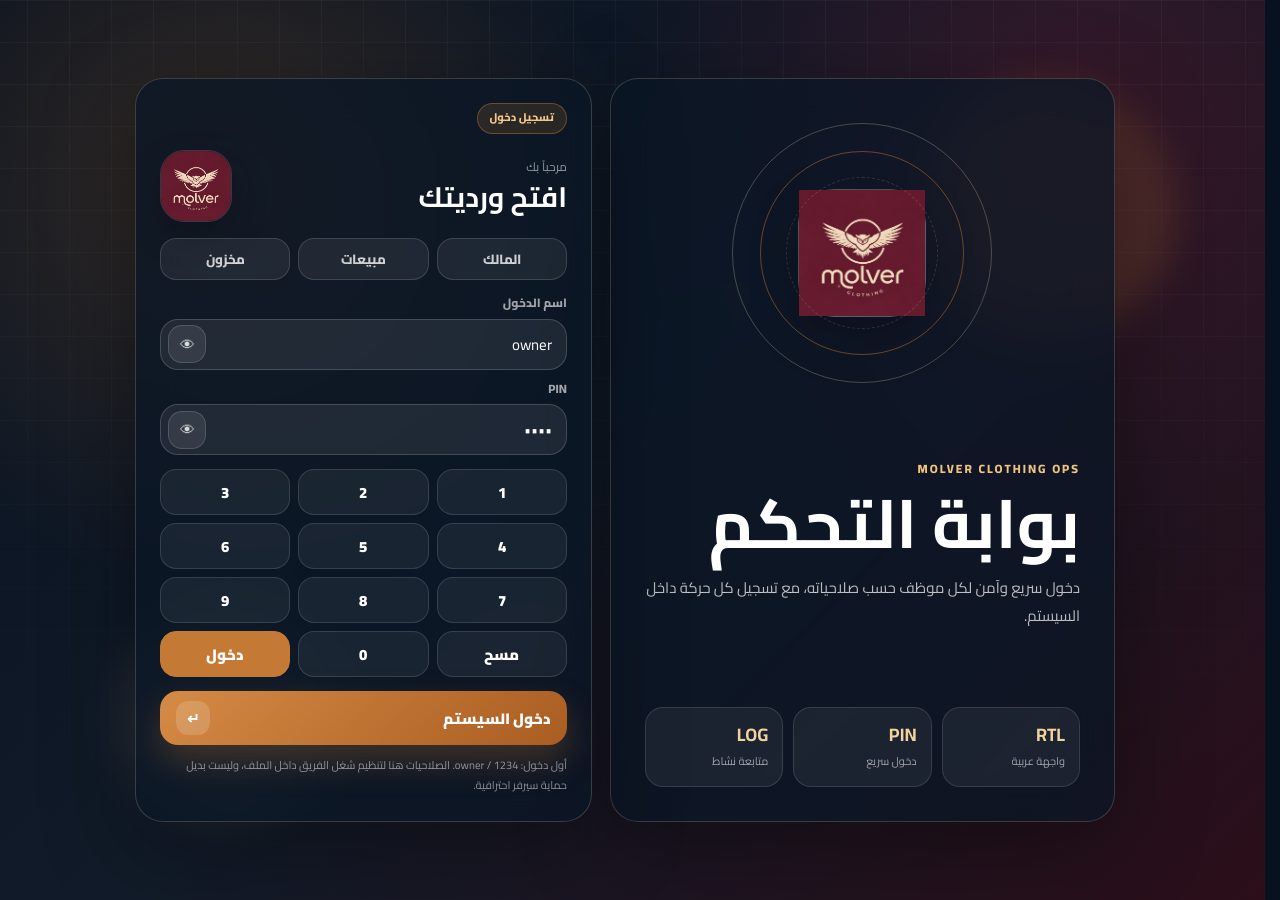
<file: MOLVER/index.html>
<!doctype html>
<html lang="ar" dir="rtl">
  <head>
    <meta charset="UTF-8" />
    <meta name="viewport" content="width=device-width, initial-scale=1.0" />
    <title>MOLVER — نظام الإدارة</title>
    <link
      href="https://fonts.googleapis.com/css2?family=Cairo:wght@400;500;600;700&family=Tajawal:wght@400;500;700&display=swap"
      rel="stylesheet"
    />
    <link rel="stylesheet" href="styles.css" />
  </head>
  <body>
    <div class="auth-screen auth-login-mode" id="auth-screen">
      <div class="auth-ambient auth-ambient-one"></div>
      <div class="auth-ambient auth-ambient-two"></div>
      <div class="auth-shell">
        <section class="auth-brand-panel">
          <div class="auth-orbit">
            <span></span><span></span><span></span>
            <div class="auth-logo-mark"><img src="molver-logo.png" alt="MOLVER logo" /></div>
          </div>
          <div class="auth-brand-copy">
            <p class="auth-kicker">MOLVER CLOTHING OPS</p>
            <h1>بوابة التحكم</h1>
            <p>دخول سريع وآمن لكل موظف حسب صلاحياته، مع تسجيل كل حركة داخل السيستم.</p>
          </div>
          <div class="auth-status-grid">
            <div><strong>RTL</strong><span>واجهة عربية</span></div>
            <div><strong>PIN</strong><span>دخول سريع</span></div>
            <div><strong>LOG</strong><span>متابعة نشاط</span></div>
          </div>
        </section>

        <section class="auth-card">
          <div class="auth-mode-badge" id="auth-mode-badge">تسجيل دخول</div>
          <div class="auth-card-head">
            <div>
              <p>مرحباً بك</p>
              <h2 id="auth-title">افتح ورديتك</h2>
            </div>
            <div class="auth-mini-logo"><img src="molver-logo.png" alt="MOLVER" /></div>
          </div>

          <div class="auth-logout-panel" id="auth-logout-panel">
            <strong>تم قفل الجلسة</strong>
            <span>اختار المستخدم واكتب الـ PIN للدخول مرة تانية.</span>
          </div>

          <div class="auth-quick-users">
            <button type="button" onclick="selectLoginUser('owner')">المالك</button>
            <button type="button" onclick="selectLoginUser('sales')">مبيعات</button>
            <button type="button" onclick="selectLoginUser('stock')">مخزون</button>
          </div>

          <div class="auth-fields">
            <label class="auth-field">
              <span>اسم الدخول</span>
              <div class="input-eye-wrap">
                <input id="login-user" value="owner" autocomplete="username" />
                <button class="eye-toggle" type="button" onclick="toggleInputVisibility('login-user', this)" title="إظهار/إخفاء اسم الدخول">👁</button>
              </div>
            </label>
            <label class="auth-field">
              <span>PIN</span>
              <div class="input-eye-wrap">
                <input id="login-pin" type="password" value="1234" autocomplete="current-password" inputmode="numeric" />
                <button class="eye-toggle" type="button" onclick="toggleInputVisibility('login-pin', this)" title="إظهار/إخفاء PIN">👁</button>
              </div>
            </label>
          </div>

          <div class="pin-pad" aria-label="PIN pad">
            <button type="button" onclick="pressPin('1')">1</button>
            <button type="button" onclick="pressPin('2')">2</button>
            <button type="button" onclick="pressPin('3')">3</button>
            <button type="button" onclick="pressPin('4')">4</button>
            <button type="button" onclick="pressPin('5')">5</button>
            <button type="button" onclick="pressPin('6')">6</button>
            <button type="button" onclick="pressPin('7')">7</button>
            <button type="button" onclick="pressPin('8')">8</button>
            <button type="button" onclick="pressPin('9')">9</button>
            <button type="button" onclick="clearLoginPin()">مسح</button>
            <button type="button" onclick="pressPin('0')">0</button>
            <button type="button" onclick="login()">دخول</button>
          </div>

          <button class="auth-submit" type="button" onclick="login()">
            <span>دخول السيستم</span>
            <b>↵</b>
          </button>
          <div class="auth-hint">
            أول دخول: owner / 1234. الصلاحيات هنا لتنظيم شغل الفريق داخل الملف، وليست بديل حماية سيرفر احترافية.
          </div>
        </section>
      </div>
    </div>

    <div class="layout">
      <!-- Sidebar -->
      <div class="sidebar">
        <div class="logo">
          <div class="logo-icon"><img src="molver-logo.png" alt="MOLVER logo" /></div>
          <div class="logo-title">MOLVER</div>
          <div class="logo-sub">نظام الإدارة المتكامل</div>
        </div>
        <div class="nav-section">عام</div>
        <div class="nav-item active" onclick="go('dashboard', this)">
          <span class="nav-icon">📊</span> لوحة التحكم
        </div>
        <div class="nav-item" onclick="go('reports', this)">
          <span class="nav-icon">📈</span> التقارير
        </div>
        <div class="nav-item" onclick="go('closing', this)">
          <span class="nav-icon">🧮</span> تقفيل اليومية
        </div>
        <div class="nav-item" onclick="go('money', this)">
          <span class="nav-icon">💳</span> تحصيلات معلقة
        </div>
        <div class="nav-item" onclick="go('alerts', this)">
          <span class="nav-icon">🔔</span> التنبيهات <span class="nav-badge" id="alerts-badge">0</span>
        </div>
        <div class="nav-item" onclick="go('employees', this)">
          <span class="nav-icon">👥</span> أداء الموظفين
        </div>
        <div class="nav-item" onclick="go('expenses', this)">
          <span class="nav-icon">💸</span> المصروفات
        </div>
        <div class="nav-section">المخزون</div>
        <div class="nav-item" onclick="go('inventory', this)">
          <span class="nav-icon">👕</span> الأصناف
        </div>
        <div class="nav-item" onclick="go('lowstock', this)">
          <span class="nav-icon">⚠️</span> مخزون منخفض
        </div>
        <div class="nav-item" onclick="go('stockmoves', this)">
          <span class="nav-icon">⇅</span> حركة المخزون
        </div>
        <div class="nav-section">العمليات</div>
        <div class="nav-item" onclick="go('sales', this)">
          <span class="nav-icon">🧾</span> فواتير المبيعات
        </div>
        <div class="nav-item" onclick="go('barcode', this)">
          <span class="nav-icon">⌁</span> بيع بالباركود
        </div>
        <div class="nav-item" onclick="go('purchases', this)">
          <span class="nav-icon">🛒</span> فواتير المشتريات
        </div>
        <div class="nav-item" onclick="go('returns', this)">
          <span class="nav-icon">🔄</span> المرتجعات
        </div>
        <div class="nav-item" onclick="go('online', this)">
          <span class="nav-icon">🌐</span> طلبات الأونلاين
        </div>
        <div class="nav-item" onclick="go('shipping', this)">
          <span class="nav-icon">⇄</span> الشحن والتحصيل
        </div>
        <div class="nav-section">الحسابات</div>
        <div class="nav-item" onclick="go('customers', this)">
          <span class="nav-icon">👤</span> العملاء
        </div>
        <div class="nav-item" onclick="go('suppliers', this)">
          <span class="nav-icon">🏭</span> الموردين
        </div>
        <div class="nav-section">الإدارة</div>
        <div class="nav-item" onclick="go('activity', this)">
          <span class="nav-icon">🕘</span> سجل النشاط
        </div>
        <div class="nav-item" onclick="go('archive', this)">
          <span class="nav-icon">🗄️</span> الأرشيف
        </div>
        <div class="nav-item" onclick="go('brand', this)">
          <span class="nav-icon">🎨</span> إعدادات البراند
        </div>
        <div class="nav-item" data-owner-only onclick="go('users', this)">
          <span class="nav-icon">🔐</span> المستخدمين والصلاحيات
        </div>
        <div class="sync-status">
          <div class="sync-dot" id="sync-dot"></div>
          <span>
            <span id="sync-txt">متصل بـ Google Sheets</span>
            <span class="sync-meta" id="sync-last">آخر مزامنة: —</span>
          </span>
        </div>
      </div>

      <!-- Main -->
      <div class="main">
        <div class="topbar">
          <span class="page-title" id="page-title">لوحة التحكم</span>
          <button class="mobile-actions-toggle" type="button" onclick="toggleMobileActions()" title="الأوامر">⋯</button>
          <div class="topbar-actions">
            <div style="display: flex; gap: 6px; align-items: center">
              <button
                class="btn btn-sm"
                data-icon="⇩"
                onclick="exportData()"
                title="تصدير نسخة احتياطية"
              >
                📤 نسخة احتياطية
              </button>
              <button
                class="btn btn-sm"
                data-icon="⇧"
                onclick="importData()"
                title="استيراد بيانات"
              >
                📥 استيراد
              </button>
              <button
                class="btn btn-sm"
                data-icon="↻"
                onclick="syncToCloud(true)"
                title="مزامنة مع Google Sheets"
              >
                🔄 مزامنة الآن
              </button>
              <button
                class="btn btn-sm"
                data-icon="⚙"
                onclick="openSettings()"
                title="إعدادات الربط"
              >
                ⚙️ الربط
              </button>
              <button
                class="btn btn-sm theme-toggle"
                data-icon="◐"
                onclick="toggleThemeMode()"
                title="تغيير شكل البرنامج"
                id="theme-toggle"
              >
                وضع احترافي
              </button>
              <span class="user-chip" id="current-user-chip">—</span>
              <button class="btn btn-sm logout-btn" data-icon="⏻" onclick="logout()" title="خروج">خروج</button>
              <span
                style="font-size: 11px; color: var(--text3)"
                id="top-date"
              ></span>
            </div>
          </div>
        </div>
        <div class="content" id="content">
          <!-- DASHBOARD -->
          <div class="page active" id="page-dashboard">
            <div class="stats-grid">
              <div class="stat-card">
                <div class="stat-label">إجمالي المبيعات</div>
                <div class="stat-val" id="d-sales">—</div>
                <div class="stat-sub">EGP</div>
              </div>
              <div class="stat-card">
                <div class="stat-label">إجمالي المشتريات</div>
                <div class="stat-val" id="d-pur">—</div>
                <div class="stat-sub">EGP</div>
              </div>
              <div class="stat-card">
                <div class="stat-label">إجمالي المرتجعات</div>
                <div class="stat-val" id="d-ret" style="color: var(--red)">
                  —
                </div>
                <div class="stat-sub">EGP</div>
              </div>
              <div class="stat-card">
                <div class="stat-label">مخزون منخفض</div>
                <div class="stat-val" id="d-low" style="color: var(--orange)">
                  —
                </div>
                <div class="stat-sub">صنف</div>
              </div>
              <div class="stat-card">
                <div class="stat-label">صافي الربح</div>
                <div class="stat-val" id="d-profit" style="color: var(--green)">
                  —
                </div>
                <div class="stat-sub">EGP</div>
              </div>
            </div>
            <div class="dashboard-pro-grid">
              <div class="card dashboard-chart-card">
                <div class="card-header">
                  <span class="card-title">منحنى المبيعات آخر 14 يوم</span>
                  <div class="btn-group">
                    <button class="btn btn-sm dashboard-metric active" data-metric="sales" onclick="setDashboardMetric('sales')">مبيعات</button>
                    <button class="btn btn-sm dashboard-metric" data-metric="profit" onclick="setDashboardMetric('profit')">ربح</button>
                    <button class="btn btn-sm dashboard-metric" data-metric="orders" onclick="setDashboardMetric('orders')">طلبات</button>
                  </div>
                </div>
                <div class="chart-wrap">
                  <svg id="dashboard-chart" viewBox="0 0 920 260" preserveAspectRatio="none" aria-label="Sales trend chart"></svg>
                </div>
              </div>
              <div class="card live-panel">
                <div class="card-header">
                  <span class="card-title">متابعة مباشرة</span>
                </div>
                <div class="live-metric">
                  <span>طلبات أونلاين مفتوحة</span>
                  <strong id="live-open-orders">—</strong>
                  <button class="btn btn-sm" onclick="go('online', document.querySelector('[onclick*=online]'))">فتح</button>
                </div>
                <div class="live-metric">
                  <span>تحصيل متأخر</span>
                  <strong id="live-due-orders">—</strong>
                  <button class="btn btn-sm" onclick="go('shipping', document.querySelector('[onclick*=shipping]'))">فتح</button>
                </div>
                <div class="live-metric">
                  <span>أصناف نفدت</span>
                  <strong id="live-out-items">—</strong>
                  <button class="btn btn-sm" onclick="go('lowstock', document.querySelector('[onclick*=lowstock]'))">فتح</button>
                </div>
              </div>
            </div>
            <div class="card">
              <div class="card-header">
                <span class="card-title">فحص سريع للنظام</span>
                <div class="btn-group">
                  <button class="btn btn-sm" onclick="runDemoCycle()">تشغيل دورة اختبار</button>
                  <button class="btn btn-sm" onclick="runSystemCheck()">تشغيل الفحص</button>
                  <button class="btn btn-sm" onclick="exportData()">نسخة احتياطية</button>
                  <button class="btn btn-sm" onclick="exportLocalBackups()">نسخ يومية</button>
                </div>
              </div>
              <div class="health-list" id="system-health">
                <div class="health-item warn">اضغط تشغيل الفحص بعد أي تعديل كبير.</div>
              </div>
            </div>
            <div class="card">
              <div class="card-header">
                <span class="card-title">آخر العمليات</span>
              </div>
              <div class="table-wrap">
                <table>
                  <thead>
                    <tr>
                      <th>رقم</th>
                      <th>النوع</th>
                      <th>الطرف</th>
                      <th>الإجمالي</th>
                      <th>التاريخ</th>
                    </tr>
                  </thead>
                  <tbody id="d-ops">
                    <tr class="empty-row">
                      <td colspan="5">جاري التحميل...</td>
                    </tr>
                  </tbody>
                </table>
              </div>
            </div>
            <div class="card" data-owner-only>
              <div class="card-header">
                <span class="card-title">آخر نشاط للموظفين</span>
                <button class="btn btn-sm" onclick="go('activity', document.querySelector('[onclick*=activity]'))">فتح السجل</button>
              </div>
              <div class="table-wrap">
                <table>
                  <thead>
                    <tr>
                      <th>الموظف</th>
                      <th>العملية</th>
                      <th>التفاصيل</th>
                      <th>الوقت</th>
                    </tr>
                  </thead>
                  <tbody id="d-activity">
                    <tr class="empty-row">
                      <td colspan="4">لا توجد عمليات مسجلة بعد</td>
                    </tr>
                  </tbody>
                </table>
              </div>
            </div>
          </div>

          <!-- STOCK MOVEMENT -->
          <div class="page" id="page-stockmoves">
            <div class="card">
              <div class="card-header">
                <span class="card-title">حركة المخزون</span>
                <div class="btn-group">
                  <input class="search-input" id="stockmoves-search" placeholder="بحث بالكود أو الصنف أو العملية..." oninput="renderStockMoves()" />
                  <button class="btn btn-sm" onclick="exportStockMovesCsv()">تصدير CSV</button>
                  <button class="btn btn-red" onclick="clearStockMoves()">مسح السجل</button>
                </div>
              </div>
              <div class="stats-grid">
                <div class="stat-card"><div class="stat-label">إضافات مخزون</div><div class="stat-val" id="sm-in">—</div><div class="stat-sub">قطعة</div></div>
                <div class="stat-card"><div class="stat-label">خصومات مخزون</div><div class="stat-val" id="sm-out">—</div><div class="stat-sub">قطعة</div></div>
                <div class="stat-card"><div class="stat-label">صافي الحركة</div><div class="stat-val" id="sm-net">—</div><div class="stat-sub">قطعة</div></div>
                <div class="stat-card"><div class="stat-label">عدد العمليات</div><div class="stat-val" id="sm-count">—</div><div class="stat-sub">عملية</div></div>
              </div>
              <div class="table-wrap">
                <table>
                  <thead><tr><th>التاريخ</th><th>العملية</th><th>المرجع</th><th>الصنف</th><th>الكود</th><th>الكمية</th><th>المستخدم</th></tr></thead>
                  <tbody id="stockmoves-table"><tr class="empty-row"><td colspan="7">لا توجد حركة مخزون بعد</td></tr></tbody>
                </table>
              </div>
            </div>
          </div>

          <!-- DAILY CLOSING -->
          <div class="page" id="page-closing">
            <div class="card">
              <div class="card-header">
                <span class="card-title">تقفيل اليومية</span>
                <div class="btn-group">
                  <input class="search-input" id="closing-date" type="date" onchange="renderClosing()" />
                  <button class="btn btn-sm" onclick="setClosingToday()">اليوم</button>
                  <button class="btn btn-sm" onclick="lockClosingDay()">قفل اليوم</button>
                  <button class="btn btn-sm" onclick="unlockClosingDay()">فتح اليوم</button>
                  <button class="btn btn-sm" onclick="printClosing()">طباعة</button>
                </div>
              </div>
              <div class="stats-grid">
                <div class="stat-card"><div class="stat-label">مبيعات اليوم</div><div class="stat-val" id="cl-sales">—</div><div class="stat-sub">EGP</div></div>
                <div class="stat-card"><div class="stat-label">المحصل</div><div class="stat-val" id="cl-paid">—</div><div class="stat-sub">EGP</div></div>
                <div class="stat-card"><div class="stat-label">مصروفات</div><div class="stat-val" id="cl-exp">—</div><div class="stat-sub">EGP</div></div>
                <div class="stat-card"><div class="stat-label">صافي كاش اليوم</div><div class="stat-val" id="cl-net">—</div><div class="stat-sub">EGP</div></div>
                <div class="stat-card"><div class="stat-label">تحصيل متبقي</div><div class="stat-val" id="cl-due">—</div><div class="stat-sub">EGP</div></div>
                <div class="stat-card"><div class="stat-label">طلبات مفتوحة</div><div class="stat-val" id="cl-open">—</div><div class="stat-sub">طلب</div></div>
              </div>
            </div>
            <div class="card">
              <div class="card-header"><span class="card-title">تفاصيل اليوم</span></div>
              <div class="table-wrap">
                <table>
                  <thead><tr><th>النوع</th><th>الرقم</th><th>الطرف</th><th>الإجمالي</th><th>المدفوع</th><th>المتبقي</th></tr></thead>
                  <tbody id="closing-table"><tr class="empty-row"><td colspan="6">لا توجد عمليات في هذا اليوم</td></tr></tbody>
                </table>
              </div>
            </div>
          </div>

          <!-- UNCOLLECTED MONEY -->
          <div class="page" id="page-money">
            <div class="card">
              <div class="card-header">
                <span class="card-title">التحصيلات المعلقة</span>
                <div class="btn-group">
                  <input class="search-input" id="money-search" placeholder="بحث بالعميل أو الطلب أو شركة الشحن..." oninput="renderMoney()" />
                  <button class="btn btn-sm" onclick="exportMoneyCsv()">تصدير CSV</button>
                </div>
              </div>
              <div class="stats-grid">
                <div class="stat-card"><div class="stat-label">إجمالي غير محصل</div><div class="stat-val" id="money-total">—</div><div class="stat-sub">EGP</div></div>
                <div class="stat-card"><div class="stat-label">طلبات عليها تحصيل</div><div class="stat-val" id="money-orders">—</div><div class="stat-sub">طلب</div></div>
                <div class="stat-card"><div class="stat-label">فواتير آجلة</div><div class="stat-val" id="money-sales">—</div><div class="stat-sub">فاتورة</div></div>
                <div class="stat-card"><div class="stat-label">متأخر أكثر من 3 أيام</div><div class="stat-val" id="money-late">—</div><div class="stat-sub">عملية</div></div>
              </div>
              <div class="table-wrap">
                <table>
                  <thead><tr><th>النوع</th><th>الرقم</th><th>العميل</th><th>شركة الشحن</th><th>التاريخ</th><th>المتبقي</th><th>الحالة</th><th></th></tr></thead>
                  <tbody id="money-table"><tr class="empty-row"><td colspan="8">لا توجد تحصيلات معلقة</td></tr></tbody>
                </table>
              </div>
            </div>
          </div>

          <!-- REPORTS -->
          <div class="page" id="page-reports">
            <div class="card">
              <div class="card-header">
                <span class="card-title">تقارير التشغيل</span>
                <div class="btn-group">
                  <input
                    class="search-input"
                    id="rep-from"
                    type="date"
                    onchange="renderReports()"
                  />
                  <input
                    class="search-input"
                    id="rep-to"
                    type="date"
                    onchange="renderReports()"
                  />
                  <input
                    class="search-input"
                    id="rep-search"
                    placeholder="بحث في تقارير البيع..."
                    oninput="renderReports()"
                  />
                  <button class="btn btn-sm" onclick="exportProfitCsv()">تصدير الأرباح</button>
                  <button class="btn btn-sm" onclick="setReportRange('today')">
                    اليوم
                  </button>
                  <button class="btn btn-sm" onclick="setReportRange('month')">
                    الشهر
                  </button>
                  <button class="btn btn-sm" onclick="setReportRange('all')">
                    الكل
                  </button>
                </div>
              </div>
              <div class="stats-grid">
                <div class="stat-card">
                  <div class="stat-label">مبيعات الفترة</div>
                  <div class="stat-val" id="r-sales">—</div>
                  <div class="stat-sub">EGP</div>
                </div>
                <div class="stat-card">
                  <div class="stat-label">صافي الربح</div>
                  <div
                    class="stat-val"
                    id="r-profit"
                    style="color: var(--green)"
                  >
                    —
                  </div>
                  <div class="stat-sub">EGP</div>
                </div>
                <div class="stat-card">
                  <div class="stat-label">عدد الفواتير</div>
                  <div class="stat-val" id="r-count">—</div>
                  <div class="stat-sub">فاتورة</div>
                </div>
                <div class="stat-card">
                  <div class="stat-label">القطع المباعة</div>
                  <div class="stat-val" id="r-qty">—</div>
                  <div class="stat-sub">قطعة</div>
                </div>
                <div class="stat-card">
                  <div class="stat-label">بيع عادي</div>
                  <div class="stat-val" id="r-regular">—</div>
                  <div class="stat-sub">EGP</div>
                </div>
                <div class="stat-card">
                  <div class="stat-label">بيع أونلاين</div>
                  <div class="stat-val" id="r-online">—</div>
                  <div class="stat-sub">EGP</div>
                </div>
                <div class="stat-card">
                  <div class="stat-label">طلبات أونلاين</div>
                  <div class="stat-val" id="r-orders">—</div>
                  <div class="stat-sub">طلب</div>
                </div>
                <div class="stat-card">
                  <div class="stat-label">قيمة المخزون شراء</div>
                  <div class="stat-val" id="r-stock-cost">—</div>
                  <div class="stat-sub">EGP</div>
                </div>
                <div class="stat-card">
                  <div class="stat-label">قيمة المخزون بيع</div>
                  <div class="stat-val" id="r-stock-sale">—</div>
                  <div class="stat-sub">EGP</div>
                </div>
                <div class="stat-card">
                  <div class="stat-label">ربح متوقع من المخزون</div>
                  <div class="stat-val" id="r-stock-margin" style="color: var(--green)">—</div>
                  <div class="stat-sub">EGP</div>
                </div>
              </div>
            </div>
            <div class="card">
              <div class="card-header">
                <span class="card-title">أكثر الأصناف مبيعاً</span>
              </div>
              <div class="table-wrap">
                <table>
                  <thead>
                    <tr>
                      <th>الصنف</th>
                      <th>الكمية</th>
                      <th>إجمالي البيع</th>
                      <th>الربح</th>
                    </tr>
                  </thead>
                  <tbody id="r-items">
                    <tr class="empty-row">
                      <td colspan="4">لا توجد بيانات</td>
                    </tr>
                  </tbody>
                </table>
              </div>
            </div>
            <div class="card">
              <div class="card-header">
                <span class="card-title">فواتير الفترة</span>
              </div>
              <div class="table-wrap">
                <table>
                  <thead>
                    <tr>
                      <th>رقم الفاتورة</th>
                      <th>العميل</th>
                      <th>التاريخ</th>
                      <th>القطع</th>
                      <th>الإجمالي</th>
                      <th>الربح</th>
                    </tr>
                  </thead>
                  <tbody id="r-invoices">
                    <tr class="empty-row">
                      <td colspan="6">لا توجد بيانات</td>
                    </tr>
                  </tbody>
                </table>
              </div>
            </div>
            <div class="card">
              <div class="card-header">
                <span class="card-title">تحليل القنوات والموظفين</span>
              </div>
              <div class="table-wrap">
                <table>
                  <thead>
                    <tr>
                      <th>البند</th>
                      <th>العدد</th>
                      <th>الإجمالي</th>
                      <th>الربح</th>
                    </tr>
                  </thead>
                  <tbody id="r-channels">
                    <tr class="empty-row"><td colspan="4">لا توجد بيانات</td></tr>
                  </tbody>
                </table>
              </div>
              <div class="table-wrap" style="margin-top:12px">
                <table>
                  <thead>
                    <tr>
                      <th>المستخدم</th>
                      <th>عدد العمليات</th>
                      <th>آخر عملية</th>
                      <th>التاريخ</th>
                    </tr>
                  </thead>
                  <tbody id="r-users">
                    <tr class="empty-row"><td colspan="4">لا توجد بيانات</td></tr>
                  </tbody>
                </table>
              </div>
              <div class="table-wrap" style="margin-top:12px">
                <table>
                  <thead>
                    <tr><th>الموظف</th><th>عدد الفواتير</th><th>المبيعات</th><th>الربح</th><th>متوسط الفاتورة</th></tr>
                  </thead>
                  <tbody id="r-employee-profit">
                    <tr class="empty-row"><td colspan="5">لا توجد بيانات</td></tr>
                  </tbody>
                </table>
              </div>
            </div>
          </div>

          <!-- ALERTS -->
          <div class="page" id="page-alerts">
            <div class="stats-grid">
              <div class="stat-card"><div class="stat-label">تنبيهات حرجة</div><div class="stat-val" id="a-critical">—</div><div class="stat-sub">تحتاج تدخل</div></div>
              <div class="stat-card"><div class="stat-label">مخزون انتهى</div><div class="stat-val" id="a-out">—</div><div class="stat-sub">صنف</div></div>
              <div class="stat-card"><div class="stat-label">تحصيل متأخر</div><div class="stat-val" id="a-due">—</div><div class="stat-sub">طلب/فاتورة</div></div>
              <div class="stat-card"><div class="stat-label">طلبات متأخرة</div><div class="stat-val" id="a-orders">—</div><div class="stat-sub">طلب</div></div>
            </div>
            <div class="card">
              <div class="card-header">
                <span class="card-title">مركز التنبيهات</span>
                <div class="btn-group">
                  <button class="btn" onclick="renderAlerts()">تحديث</button>
                  <button class="btn" onclick="go('lowstock', document.querySelector('[onclick*=lowstock]'))">المخزون المنخفض</button>
                  <button class="btn" onclick="go('shipping', document.querySelector('[onclick*=shipping]'))">الشحن والتحصيل</button>
                </div>
              </div>
              <div class="alert-list" id="alerts-list"></div>
            </div>
          </div>

          <!-- EMPLOYEE PERFORMANCE -->
          <div class="page" id="page-employees">
            <div class="card">
              <div class="card-header">
                <span class="card-title">أداء الموظفين</span>
                <div class="btn-group">
                  <input class="search-input" id="emp-from" type="date" onchange="renderEmployees()" />
                  <input class="search-input" id="emp-to" type="date" onchange="renderEmployees()" />
                  <button class="btn" onclick="setEmployeeRange('today')">اليوم</button>
                  <button class="btn" onclick="setEmployeeRange('month')">الشهر</button>
                  <button class="btn" onclick="exportEmployeeCsv()">تصدير CSV</button>
                </div>
              </div>
              <div class="table-wrap">
                <table>
                  <thead><tr><th>الموظف</th><th>عدد العمليات</th><th>فواتير بيع</th><th>إجمالي البيع</th><th>طلبات أونلاين</th><th>مرتجعات</th><th>آخر عملية</th></tr></thead>
                  <tbody id="employees-table"><tr class="empty-row"><td colspan="7">لا توجد بيانات بعد</td></tr></tbody>
                </table>
              </div>
              <div class="employee-timeline" id="employee-timeline"></div>
            </div>
          </div>

          <!-- INVENTORY -->
          <div class="page" id="page-inventory">
            <div class="card">
              <div class="card-header">
                <span class="card-title">أصناف الملابس</span>
                <div class="btn-group">
                  <input
                    class="search-input"
                    placeholder="🔍 بحث..."
                    oninput="filterInv(this.value)"
                  />
                  <button class="btn" onclick="importItemsCsv()">استيراد CSV</button>
                  <button class="btn" onclick="printInventoryLabels()">طباعة ليبلات</button>
                  <button class="btn btn-accent" onclick="openModal('m-item')">
                    + إضافة صنف
                  </button>
                </div>
              </div>
              <div id="inv-loading" class="loading">
                <div class="spinner"></div>
                جاري التحميل من Google Sheets...
              </div>
              <div class="table-wrap" id="inv-wrap" style="display: none">
                <table>
                  <thead>
                    <tr>
                      <th>الكود</th>
                      <th>الاسم</th>
                      <th>الفئة</th>
                      <th>الجنس</th>
                      <th>المقاس</th>
                      <th>اللون</th>
                      <th>الكمية</th>
                      <th>سعر البيع</th>
                      <th>الحالة</th>
                      <th></th>
                      <th></th>
                    </tr>
                  </thead>
                  <tbody id="inv-table"></tbody>
                </table>
              </div>
            </div>
          </div>

          <!-- EXPENSES -->
          <div class="page" id="page-expenses">
            <div class="card">
              <div class="card-header">
                <span class="card-title">مصروفات المحل</span>
                <div class="btn-group">
                  <input class="search-input" id="exp-search" placeholder="بحث في المصروفات..." oninput="renderExpenses()" />
                  <button class="btn btn-accent" onclick="openExpenseModal()">+ مصروف جديد</button>
                </div>
              </div>
              <div class="table-wrap">
                <table>
                  <thead><tr><th>الكود</th><th>البند</th><th>الفئة</th><th>المبلغ</th><th>التاريخ</th><th>ملاحظات</th><th></th></tr></thead>
                  <tbody id="exp-table"><tr class="empty-row"><td colspan="7">لا توجد مصروفات بعد</td></tr></tbody>
                </table>
              </div>
            </div>
          </div>

          <!-- LOW STOCK -->
          <div class="page" id="page-lowstock">
            <div class="card">
              <div class="card-header">
                <span class="card-title">أصناف منخفضة المخزون</span>
              </div>
              <div class="table-wrap">
                <table>
                  <thead>
                    <tr>
                      <th>الكود</th>
                      <th>الاسم</th>
                      <th>الفئة</th>
                      <th>المقاس</th>
                      <th>الكمية</th>
                      <th>الحد الأدنى</th>
                      <th>الحالة</th>
                    
                      <th></th></tr>
                  </thead>
                  <tbody id="low-table">
                    <tr class="empty-row">
                      <td colspan="8">جاري التحميل...</td>
                    </tr>
                  </tbody>
                </table>
              </div>
            </div>
          </div>

          <!-- SALES -->
          <div class="page" id="page-sales">
            <div class="card">
              <div class="card-header">
                <span class="card-title">فواتير المبيعات</span>
                <div class="btn-group">
                  <input class="search-input" id="sales-search" placeholder="بحث في المبيعات..." oninput="renderSales()" />
                  <button class="btn btn-accent" onclick="openSaleModal()">
                    + فاتورة جديدة
                  </button>
                </div>
              </div>
              <div class="table-wrap">
                <table>
                  <thead>
                    <tr>
                      <th>رقم الفاتورة</th>
                      <th>العميل</th>
                      <th>التاريخ</th>
                      <th>القطع</th>
                      <th>الإجمالي</th>
                      <th>الحالة</th>
                      <th></th>
                    </tr>
                  </thead>
                  <tbody id="sales-table">
                    <tr class="empty-row">
                      <td colspan="7">جاري التحميل...</td>
                    </tr>
                  </tbody>
                </table>
              </div>
            </div>
          </div>

          <!-- BARCODE SALE -->
          <div class="page" id="page-barcode">
            <div class="card">
              <div class="card-header">
                <span class="card-title">بيع بالباركود / SKU</span>
                <div class="btn-group">
                  <input class="search-input" id="bc-input" placeholder="Scan barcode or type SKU..." onkeydown="if(event.key==='Enter') addBarcodeScan()" />
                  <button class="btn btn-accent" onclick="addBarcodeScan()">إضافة</button>
                  <button class="btn" onclick="clearBarcodeCart()">تفريغ</button>
                </div>
              </div>
              <div class="table-wrap">
                <table>
                  <thead><tr><th>الصنف</th><th>SKU</th><th>الكمية</th><th>السعر</th><th>الإجمالي</th><th></th></tr></thead>
                  <tbody id="barcode-table"><tr class="empty-row"><td colspan="6">امسح باركود أو اكتب كود الصنف</td></tr></tbody>
                </table>
              </div>
              <div class="inv-total-bar">
                <span style="font-size:12px;color:var(--text2)">الإجمالي:</span>
                <span style="font-size:18px;font-weight:700" id="bc-total">EGP 0</span>
                <button class="btn btn-accent" onclick="saveBarcodeSale()">حفظ البيع</button>
              </div>
            </div>
          </div>

          <!-- PURCHASES -->
          <div class="page" id="page-purchases">
            <div class="card">
              <div class="card-header">
                <span class="card-title">فواتير المشتريات</span>
                <div class="btn-group">
                  <input class="search-input" id="pur-search" placeholder="بحث في المشتريات..." oninput="renderPur()" />
                  <button class="btn btn-accent" onclick="openPurModal()">
                    + فاتورة جديدة
                  </button>
                </div>
              </div>
              <div class="table-wrap">
                <table>
                  <thead>
                    <tr>
                      <th>رقم الفاتورة</th>
                      <th>المورد</th>
                      <th>التاريخ</th>
                      <th>القطع</th>
                      <th>الإجمالي</th>
                      <th>الحالة</th>
                      <th></th>
                    </tr>
                  </thead>
                  <tbody id="pur-table">
                    <tr class="empty-row">
                      <td colspan="7">جاري التحميل...</td>
                    </tr>
                  </tbody>
                </table>
              </div>
            </div>
          </div>

          <!-- RETURNS -->
          <div class="page" id="page-returns">
            <div class="alert alert-info">
              المرتجع بيرجع الكمية تلقائياً للمخزون ويسجل في Google Sheets
            </div>
            <div class="card">
              <div class="card-header">
                <span class="card-title">المرتجعات</span>
                <div class="btn-group">
                  <input class="search-input" id="ret-search" placeholder="بحث في المرتجعات..." oninput="renderReturns()" />
                  <button class="btn btn-accent" onclick="openReturnModal()">
                    + مرتجع جديد
                  </button>
                </div>
              </div>
              <div class="filter-tabs">
                <div class="ftab active" onclick="filterReturns('all', this)">
                  الكل
                </div>
                <div class="ftab" onclick="filterReturns('مبيعات', this)">
                  مرتجع مبيعات
                </div>
                <div class="ftab" onclick="filterReturns('مشتريات', this)">
                  مرتجع مشتريات
                </div>
              </div>
              <div class="table-wrap">
                <table>
                  <thead>
                    <tr>
                      <th>رقم المرتجع</th>
                      <th>نوع المرتجع</th>
                      <th>الفاتورة الأصلية</th>
                      <th>الصنف</th>
                      <th>الكمية</th>
                      <th>الإجمالي</th>
                      <th>السبب</th>
                      <th>التاريخ</th>
                      <th></th>
                    </tr>
                  </thead>
                  <tbody id="ret-table">
                    <tr class="empty-row">
                      <td colspan="9">لا توجد مرتجعات بعد</td>
                    </tr>
                  </tbody>
                </table>
              </div>
            </div>
          </div>

          <!-- ONLINE ORDERS -->
          <div class="page" id="page-online">
            <div class="alert alert-info">
              طلب الأونلاين يخصم المخزون فور حفظ الطلب. لو الطلب اتلغى أو اتحذف قبل التسليم، الكمية ترجع تلقائياً.
            </div>
            <div class="card">
              <div class="card-header">
                <span class="card-title">طلبات الأونلاين</span>
                <div class="btn-group">
                  <input class="search-input" id="online-search" placeholder="بحث في الأونلاين..." oninput="renderOnlineOrders()" />
                  <button class="btn btn-accent" onclick="openOnlineModal()">+ طلب جديد</button>
                </div>
              </div>
              <div class="filter-tabs">
                <div class="ftab active" onclick="filterOnline('all', this)">الكل</div>
                <div class="ftab" onclick="filterOnline('جديد', this)">جديد</div>
                <div class="ftab" onclick="filterOnline('تم التأكيد', this)">تم التأكيد</div>
                <div class="ftab" onclick="filterOnline('تم الشحن', this)">تم الشحن</div>
                <div class="ftab" onclick="filterOnline('تم التسليم', this)">تم التسليم</div>
                <div class="ftab" onclick="filterOnline('ملغي', this)">ملغي</div>
              </div>
              <div class="kanban-board" id="online-kanban"></div>
              <div class="table-wrap">
                <table>
                  <thead>
                    <tr><th>رقم الطلب</th><th>العميل</th><th>الهاتف</th><th>المصدر</th><th>القطع</th><th>الإجمالي</th><th>الحالة</th><th>الشحن</th><th></th></tr>
                  </thead>
                  <tbody id="online-table"><tr class="empty-row"><td colspan="9">لا توجد طلبات أونلاين بعد</td></tr></tbody>
                </table>
              </div>
            </div>
          </div>

          <!-- SHIPPING -->
          <div class="page" id="page-shipping">
            <div class="card">
              <div class="card-header">
                <span class="card-title">متابعة الشحن والتحصيل</span>
                <div class="btn-group">
                  <input class="search-input" id="ship-search" placeholder="بحث في الشحن..." oninput="renderShipping()" />
                </div>
              </div>
              <div class="table-wrap">
                <table>
                  <thead><tr><th>الطلب</th><th>العميل</th><th>شركة الشحن</th><th>Tracking</th><th>الحالة</th><th>المطلوب</th><th>المحصل</th><th>تحصيل</th><th></th></tr></thead>
                  <tbody id="shipping-table"><tr class="empty-row"><td colspan="9">لا توجد طلبات شحن</td></tr></tbody>
                </table>
              </div>
            </div>
          </div>

          <!-- CUSTOMERS -->
          <div class="page" id="page-customers">
            <div class="card">
              <div class="card-header">
                <span class="card-title">العملاء</span>
                <div class="btn-group">
                  <input class="search-input" id="cust-search" placeholder="بحث في العملاء..." oninput="renderCust()" />
                  <button class="btn btn-accent" onclick="openCustModal()">
                    + إضافة عميل
                  </button>
                </div>
              </div>
              <div class="table-wrap">
                <table>
                  <thead>
                    <tr>
                      <th>الكود</th>
                      <th>الاسم</th>
                      <th>الهاتف</th>
                      <th>المكان</th>
                      <th>نوع العميل</th>
                      <th>إجمالي المشتريات</th>
                      <th>الرصيد المستحق</th>
                      <th></th>
                    </tr>
                  </thead>
                  <tbody id="cust-table">
                    <tr class="empty-row">
                      <td colspan="8">جاري التحميل...</td>
                    </tr>
                  </tbody>
                </table>
              </div>
            </div>
          </div>

          <!-- SUPPLIERS -->
          <div class="page" id="page-suppliers">
            <div class="card">
              <div class="card-header">
                <span class="card-title">الموردين</span>
                <div class="btn-group">
                  <input class="search-input" id="sup-search" placeholder="بحث في الموردين..." oninput="renderSup()" />
                  <button class="btn btn-accent" onclick="openSupModal()">
                    + إضافة مورد
                  </button>
                </div>
              </div>
              <div class="table-wrap">
                <table>
                  <thead>
                    <tr>
                      <th>الكود</th>
                      <th>الاسم</th>
                      <th>الهاتف</th>
                      <th>إجمالي المشتريات</th>
                      <th>الرصيد</th>
                      <th></th>
                    </tr>
                  </thead>
                  <tbody id="sup-table">
                    <tr class="empty-row">
                      <td colspan="6">جاري التحميل...</td>
                    </tr>
                  </tbody>
                </table>
              </div>
            </div>
          </div>
    <!-- ACTIVITY -->
    <div class="page" id="page-activity">
      <div class="card">
        <div class="card-header">
          <span class="card-title">سجل نشاط الموظفين</span>
          <div class="btn-group">
            <select class="search-input" id="activity-user-filter" onchange="renderActivity()">
              <option value="">كل المستخدمين</option>
            </select>
            <input class="search-input" id="activity-search" placeholder="بحث في النشاط..." oninput="renderActivity()" />
            <button class="btn" onclick="renderActivity()">تحديث</button>
            <button class="btn" onclick="exportActivityCsv()">تصدير CSV</button>
            <button class="btn btn-red" onclick="clearActivityLog()">مسح السجل</button>
          </div>
        </div>
        <div class="table-wrap">
          <table>
            <thead>
              <tr>
                <th>الوقت</th>
                <th>الموظف</th>
                <th>العملية</th>
                <th>رقم/هدف</th>
                <th>التفاصيل</th>
              </tr>
            </thead>
            <tbody id="activity-table">
              <tr class="empty-row">
                <td colspan="5">لا توجد عمليات مسجلة بعد</td>
              </tr>
            </tbody>
          </table>
        </div>
      </div>
    </div>

    <!-- ARCHIVE -->
    <div class="page" id="page-archive">
      <div class="card">
        <div class="card-header">
          <span class="card-title">الأرشيف</span>
          <div class="btn-group">
            <select class="search-input" id="archive-type" onchange="renderArchive()">
              <option value="">كل الأنواع</option>
              <option value="sales">فواتير مبيعات</option>
              <option value="onlineOrders">طلبات أونلاين</option>
              <option value="activityLog">سجل نشاط</option>
            </select>
            <button class="btn" onclick="archiveOldRecords()">أرشفة القديم</button>
            <button class="btn" onclick="exportArchiveCsv()">تصدير CSV</button>
          </div>
        </div>
        <div class="table-wrap">
          <table>
            <thead><tr><th>الوقت</th><th>النوع</th><th>الرقم</th><th>العنوان</th><th>التفاصيل</th><th></th></tr></thead>
            <tbody id="archive-table"><tr class="empty-row"><td colspan="6">لا توجد عناصر مؤرشفة</td></tr></tbody>
          </table>
        </div>
      </div>
    </div>

    <!-- BRAND SETTINGS -->
    <div class="page" id="page-brand">
      <div class="card">
        <div class="card-header">
          <span class="card-title">إعدادات البراند والفاتورة</span>
          <div class="btn-group">
            <button class="btn btn-accent" onclick="saveBrandSettings()">حفظ الإعدادات</button>
            <button class="btn" onclick="resetBrandSettings()">رجوع الافتراضي</button>
          </div>
        </div>
        <div class="form-grid">
          <div class="form-group"><label>اسم البراند</label><input id="brand-name" placeholder="MOLVER" /></div>
          <div class="form-group"><label>رقم الهاتف</label><input id="brand-phone" placeholder="01xxxxxxxxx" /></div>
          <div class="form-group form-full"><label>العنوان</label><input id="brand-address" placeholder="عنوان المحل" /></div>
          <div class="form-group"><label>لون أساسي</label><input id="brand-accent" type="color" value="#c17b3f" /></div>
          <div class="form-group"><label>رسالة الفاتورة</label><input id="brand-note" placeholder="شكراً لتعاملكم معنا" /></div>
        </div>
      </div>
      <div class="card brand-preview">
        <div class="card-header"><span class="card-title">معاينة الفاتورة</span></div>
        <div class="print-head">
          <div>
            <div class="print-brand" id="brand-preview-name">MOLVER</div>
            <div class="print-sub" id="brand-preview-details">نظام إدارة محل الملابس</div>
          </div>
          <div><strong>INV-0001</strong><div id="brand-preview-date"></div></div>
        </div>
      </div>
    </div>

    <!-- USERS -->
    <div class="page" id="page-users">
      <div class="alert alert-warn">
        إدارة المستخدمين متاحة للمالك فقط. في النسخة المحلية، الصلاحيات تمنع
        الاستخدام من الواجهة لكنها ليست بديلًا عن نظام سيرفر آمن.
      </div>
      <div class="card">
        <div class="card-header">
          <span class="card-title">المستخدمين والصلاحيات</span>
          <button class="btn btn-accent" onclick="openUserModal()">
            + إضافة مستخدم
          </button>
        </div>
        <div class="table-wrap">
          <table>
            <thead>
              <tr>
                <th>اسم الدخول</th>
                <th>الاسم</th>
                <th>الدور</th>
                <th>الصفحات المتاحة</th>
                <th>الأوامر</th>
                <th></th>
              </tr>
            </thead>
            <tbody id="users-table"></tbody>
          </table>
        </div>
      </div>
    </div>
        </div>
      </div>
    </div>

    <!-- ===== MODALS ===== -->

    <!-- Add Item -->
    <div class="overlay" id="m-item">
      <div class="modal">
        <div class="modal-title" id="item-modal-title">
          👕 إضافة صنف ملابس جديد
        </div>
        <input id="i-edit-code" type="hidden" />
        <div class="form-grid">
          <div class="form-group">
            <label>اسم الصنف *</label
            ><input id="i-name" placeholder="مثال: تيشيرت قطن" />
          </div>
          <div class="form-group">
            <label>باركود / SKU</label
            ><input id="i-barcode" placeholder="اختياري أو سيبه يتولد تلقائي" />
          </div>
          <div class="form-group">
            <label>الفئة *</label>
            <select id="i-cat">
              <option>تيشيرتات</option>
              <option>بناطيل</option>
              <option>فساتين</option>
              <option>جاكيتات</option>
              <option>بلوزات</option>
              <option>جيبات</option>
              <option>ملابس رياضية</option>
              <option>ملابس داخلية</option>
              <option>إكسسوارات</option>
              <option>أخرى</option>
            </select>
          </div>
          <div class="form-group">
            <label>الجنس</label>
            <select id="i-gender">
              <option>حريمي</option>
              <option>رجالي</option>
              <option>أطفال بنات</option>
              <option>أطفال ولاد</option>
              <option>يونيسيكس</option>
            </select>
          </div>
          <div class="form-group">
            <label>المقاس</label>
            <select id="i-size">
              <option>XS</option>
              <option>S</option>
              <option selected>M</option>
              <option>L</option>
              <option>XL</option>
              <option>XXL</option>
              <option>XXXL</option>
              <option>فري سايز</option>
              <option>34</option>
              <option>36</option>
              <option>38</option>
              <option>40</option>
              <option>42</option>
              <option>44</option>
            </select>
          </div>
          <div class="form-group">
            <label>اللون</label
            ><input id="i-color" placeholder="أبيض، أسود، أحمر..." />
          </div>
          <div class="form-group">
            <label>الخامة</label
            ><input id="i-fabric" placeholder="قطن 100%..." />
          </div>
          <div class="form-group">
            <label>الكمية</label
            ><input id="i-qty" type="number" value="0" min="0" />
          </div>
          <div class="form-group">
            <label>الحد الأدنى</label
            ><input id="i-min" type="number" value="3" min="0" />
          </div>
          <div class="form-group">
            <label>سعر الشراء (ج)</label
            ><input id="i-cost" type="number" value="0" min="0" />
          </div>
          <div class="form-group">
            <label>سعر البيع (ج)</label
            ><input id="i-price" type="number" value="0" min="0" />
          </div>
          <div class="form-group form-full">
            <label>ملاحظات</label><input id="i-notes" placeholder="..." />
          </div>
        </div>
        <div class="modal-actions">
          <button class="btn btn-accent" onclick="saveItem()">
            حفظ في Google Sheets
          </button>
          <button class="btn" onclick="closeModal('m-item')">إلغاء</button>
        </div>
      </div>
    </div>

    <!-- Add Customer -->
    <div class="overlay" id="m-cust">
      <div class="modal">
        <div class="modal-title" id="cust-modal-title">👤 إضافة عميل</div>
        <input id="c-edit-id" type="hidden" />
        <div class="form-grid">
          <div class="form-group">
            <label>الاسم *</label
            ><input id="c-name" placeholder="الاسم الكامل" />
          </div>
          <div class="form-group">
            <label>الهاتف</label
            ><input id="c-phone" placeholder="01xxxxxxxxx" />
          </div>
          <div class="form-group">
            <label>هاتف ثاني</label
            ><input id="c-phone2" placeholder="اختياري" />
          </div>
          <div class="form-group form-full">
            <label>العنوان</label><input id="c-addr" placeholder="العنوان" />
          </div>
        </div>
        <div class="modal-actions">
          <button class="btn btn-accent" id="cust-save-btn" onclick="saveCust()">حفظ</button>
          <button class="btn" onclick="closeModal('m-cust')">إلغاء</button>
        </div>
      </div>
    </div>

    <!-- Add Supplier -->
    <div class="overlay" id="m-sup">
      <div class="modal">
        <div class="modal-title" id="sup-modal-title">🏭 إضافة مورد</div>
        <input id="s-edit-id" type="hidden" />
        <div class="form-grid">
          <div class="form-group">
            <label>الاسم *</label
            ><input id="s-name" placeholder="الاسم الكامل" />
          </div>
          <div class="form-group">
            <label>الهاتف</label
            ><input id="s-phone" placeholder="01xxxxxxxxx" />
          </div>
          <div class="form-group form-full">
            <label>العنوان</label><input id="s-addr" placeholder="العنوان" />
          </div>
        </div>
        <div class="modal-actions">
          <button class="btn btn-accent" id="sup-save-btn" onclick="saveSup()">حفظ</button>
          <button class="btn" onclick="closeModal('m-sup')">إلغاء</button>
        </div>
      </div>
    </div>

    <!-- Sale Invoice -->
    <div class="overlay" id="m-sale">
      <div class="modal" style="width: 580px">
        <div class="modal-title" id="sale-modal-title">🧾 فاتورة مبيعات جديدة</div>
        <div class="form-grid">
          <div class="form-group">
            <label>العميل</label
            ><select id="sl-cust" onchange="onSaleCustomerSelect()">
              <option value="">نقدي (بدون عميل)</option>
            </select>
          </div>
          <div class="form-group">
            <label>التاريخ</label><input id="sl-date" type="date" />
          </div>
          <div class="form-group">
            <label>اسم العميل</label><input id="sl-name" placeholder="اختياري" />
          </div>
          <div class="form-group">
            <label>هاتف العميل</label><input id="sl-phone" placeholder="01xxxxxxxxx" />
          </div>
          <div class="form-group form-full">
            <label>المكان / العنوان</label><input id="sl-addr" placeholder="اختياري" />
          </div>
          <div class="form-group"><label>المدفوع</label><input id="sl-paid" type="number" value="0" min="0" /></div>
          <div class="form-group"><label>حالة الدفع</label><select id="sl-pay-status"><option>مدفوع</option><option>جزئي</option><option>آجل</option></select></div>
        </div>
        <div class="inv-header">
          <span>الصنف</span><span>الكمية</span><span>السعر</span
          ><span>الإجمالي</span><span></span>
        </div>
        <div id="sl-rows"></div>
        <button
          class="btn btn-sm"
          style="margin-top: 8px"
          onclick="addRow('sl')"
        >
          + صنف
        </button>
        <div class="inv-total-bar">
          <span style="font-size: 12px; color: var(--text2)">الإجمالي:</span>
          <span style="font-size: 18px; font-weight: 700" id="sl-tot"
            >EGP 0</span
          >
        </div>
        <div class="modal-actions">
          <button class="btn btn-accent" id="sale-save-btn" onclick="saveSale()">
            حفظ الفاتورة
          </button>
          <button class="btn" onclick="closeModal('m-sale')">إلغاء</button>
        </div>
      </div>
    </div>

    <!-- Purchase Invoice -->
    <div class="overlay" id="m-pur">
      <div class="modal" style="width: 580px">
        <div class="modal-title" id="pur-modal-title">🛒 فاتورة مشتريات جديدة</div>
        <div class="form-grid">
          <div class="form-group">
            <label>المورد</label
            ><select id="pu-sup">
              <option value="">مورد غير مسجل</option>
            </select>
          </div>
          <div class="form-group">
            <label>التاريخ</label><input id="pu-date" type="date" />
          </div>
        </div>
        <div class="inv-header">
          <span>الصنف</span><span>الكمية</span><span>السعر</span
          ><span>الإجمالي</span><span></span>
        </div>
        <div id="pu-rows"></div>
        <button
          class="btn btn-sm"
          style="margin-top: 8px"
          onclick="addRow('pu')"
        >
          + صنف
        </button>
        <div class="inv-total-bar">
          <span style="font-size: 12px; color: var(--text2)">الإجمالي:</span>
          <span style="font-size: 18px; font-weight: 700" id="pu-tot"
            >EGP 0</span
          >
        </div>
        <div class="modal-actions">
          <button class="btn btn-accent" id="pur-save-btn" onclick="savePur()">
            حفظ الفاتورة
          </button>
          <button class="btn" onclick="closeModal('m-pur')">إلغاء</button>
        </div>
      </div>
    </div>

    <!-- Return Modal -->
    <div class="overlay" id="m-return">
      <div class="modal">
        <div class="modal-title" id="return-modal-title">🔄 تسجيل مرتجع</div>
        <div class="form-grid">
          <div class="form-group">
            <label>نوع المرتجع *</label>
            <select id="r-type" onchange="updateReturnType()">
              <option value="مبيعات">مرتجع مبيعات (من عميل)</option>
              <option value="مشتريات">مرتجع مشتريات (لمورد)</option>
            </select>
          </div>
          <div class="form-group">
            <label>رقم الفاتورة الأصلية</label
            ><input id="r-inv" placeholder="INV-0001 أو PUR-0001" />
          </div>
          <div class="form-group">
            <label>الصنف *</label>
            <select id="r-item" onchange="onReturnItemSelect()">
              <option value="">-- اختر صنف --</option>
            </select>
          </div>
          <div class="form-group">
            <label>الكمية المرتجعة *</label
            ><input
              id="r-qty"
              type="number"
              value="1"
              min="1"
              onchange="calcReturn()"
            />
          </div>
          <div class="form-group">
            <label>سعر الوحدة</label
            ><input id="r-price" type="number" value="0" min="0" readonly />
          </div>
          <div class="form-group">
            <label>إجمالي المرتجع</label
            ><input id="r-total" type="number" value="0" readonly />
          </div>
          <div class="form-group form-full">
            <label>سبب الإرجاع *</label>
            <select id="r-reason">
              <option>عيب في المنتج</option>
              <option>مقاس غير مناسب</option>
              <option>لون غير مناسب</option>
              <option>تغيير رأي العميل</option>
              <option>منتج خاطئ</option>
              <option>جودة رديئة</option>
              <option>أخرى</option>
            </select>
          </div>
          <div class="form-group form-full">
            <label>ملاحظات</label><input id="r-notes" placeholder="..." />
          </div>
        </div>
        <div class="modal-actions">
          <button class="btn btn-accent" id="return-save-btn" onclick="saveReturn()">
            تسجيل المرتجع
          </button>
          <button class="btn" onclick="closeModal('m-return')">إلغاء</button>
        </div>
      </div>
    </div>

    <!-- Online Order -->
    <div class="overlay" id="m-online">
      <div class="modal" style="width: 620px">
        <div class="modal-title" id="online-modal-title">🌐 طلب أونلاين جديد</div>
        <div class="form-grid">
          <div class="form-group"><label>اسم العميل *</label><input id="on-name" placeholder="اسم العميل" /></div>
          <div class="form-group"><label>الهاتف *</label><input id="on-phone" placeholder="01xxxxxxxxx" /></div>
          <div class="form-group"><label>هاتف ثاني (اختياري)</label><input id="on-phone2" placeholder="اختياري" /></div>
          <div class="form-group form-full"><label>العنوان</label><input id="on-addr" placeholder="العنوان التفصيلي" /></div>
          <div class="form-group"><label>المصدر</label><select id="on-source"><option>فيسبوك</option><option>إنستجرام</option><option>واتساب</option><option>موقع</option><option>غيره</option></select></div>
          <div class="form-group"><label>طريقة الدفع</label><select id="on-pay"><option>كاش عند الاستلام</option><option>فودافون كاش</option><option>إنستا باي</option><option>فيزا</option></select></div>
          <div class="form-group"><label>شركة الشحن</label><input id="on-shipco" placeholder="اسم شركة الشحن" /></div>
          <div class="form-group"><label>تكلفة الشحن</label><input id="on-shipfee" type="number" value="0" min="0" onchange="calcOnlineTotal()" /></div>
          <div class="form-group"><label>خصم</label><input id="on-discount" type="number" value="0" min="0" onchange="calcOnlineTotal()" /></div>
          <div class="form-group"><label>المدفوع</label><input id="on-paid" type="number" value="0" min="0" /></div>
          <div class="form-group"><label>رقم التتبع</label><input id="on-track" placeholder="اختياري" /></div>
        </div>
        <div class="inv-header"><span>الصنف</span><span>الكمية</span><span>السعر</span><span>الإجمالي</span><span></span></div>
        <div id="on-rows"></div>
        <button class="btn btn-sm" style="margin-top:8px" onclick="addRow('on')">+ صنف</button>
        <div class="inv-total-bar">
          <span style="font-size:12px;color:var(--text2)">الإجمالي:</span>
          <span style="font-size:18px;font-weight:700" id="on-tot">EGP 0</span>
        </div>
        <div class="form-grid" style="margin-top: 12px">
          <div class="form-group form-full"><label>ملاحظات</label><input id="on-notes" placeholder="ملاحظات الطلب" /></div>
        </div>
        <div class="modal-actions">
          <button class="btn btn-accent" id="online-save-btn" onclick="saveOnlineOrder()">حفظ الطلب</button>
          <button class="btn" onclick="closeModal('m-online')">إلغاء</button>
        </div>
      </div>
    </div>

    <!-- Add User -->
    <div class="overlay" id="m-user">
      <div class="modal user-modal">
        <div class="modal-title user-modal-title" id="u-modal-title">🔐 إضافة مستخدم</div>
        <input id="u-original-login" type="hidden" />
        <div class="form-grid user-form-grid">
          <div class="form-group">
            <label>اسم الدخول *</label
            ><input id="u-login" placeholder="مثال: ahmed" />
          </div>
          <div class="form-group">
            <label>الاسم *</label><input id="u-name" placeholder="اسم الموظف" />
          </div>
          <div class="form-group">
            <label>PIN *</label
            ><div class="input-eye-wrap input-eye-wrap-light">
              <input id="u-pin" type="password" placeholder="رقم دخول" />
              <button class="eye-toggle" type="button" onclick="toggleInputVisibility('u-pin', this)" title="إظهار/إخفاء PIN">👁</button>
            </div>
          </div>
          <div class="form-group">
            <label>الدور</label
            ><select id="u-role" onchange="renderPageChecks(roleDef(this.value).pages); renderActionChecks(roleDef(this.value).actions)">
              <option value="owner">مالك</option>
              <option value="manager">مدير تشغيل</option>
              <option value="sales">كاشير / مبيعات</option>
              <option value="stock">مخزون ومشتريات</option>
              <option value="viewer">مشاهدة فقط</option>
            </select>
          </div>
          <div class="form-group form-full">
            <label>الصفحات التي تظهر لهذا المستخدم</label>
            <div class="perm-section">
              <div class="perm-section-head">
                <strong>الصفحات</strong>
                <span>اختار الصفحات اللي تظهر في القائمة الجانبية</span>
              </div>
              <div class="perm-grid" id="u-pages"></div>
            </div>
          </div>
          <div class="form-group form-full">
            <label>الأوامر المسموحة داخل الصفحات</label>
            <div class="perm-section">
              <div class="perm-section-head">
                <strong>الصلاحيات</strong>
                <span>اختار الأوامر اللي الموظف يقدر ينفذها</span>
              </div>
              <div class="perm-group-grid" id="u-actions"></div>
            </div>
          </div>
        </div>
        <div class="modal-actions">
          <button class="btn btn-accent" onclick="saveUser()">
            حفظ المستخدم</button
          ><button class="btn" onclick="closeModal('m-user')">إلغاء</button>
        </div>
      </div>
    </div>

    <div id="print-root" class="hidden"></div>

    <!-- Expense Modal -->
    <div class="overlay" id="m-expense">
      <div class="modal">
        <div class="modal-title" id="expense-modal-title">💸 مصروف جديد</div>
        <input id="e-edit-id" type="hidden" />
        <div class="form-grid">
          <div class="form-group"><label>البند *</label><input id="e-name" placeholder="مثال: إعلان ممول" /></div>
          <div class="form-group"><label>الفئة</label><select id="e-cat"><option>إعلانات</option><option>شحن</option><option>إيجار</option><option>مرتبات</option><option>مرافق</option><option>مستلزمات</option><option>أخرى</option></select></div>
          <div class="form-group"><label>المبلغ *</label><input id="e-amount" type="number" value="0" min="0" /></div>
          <div class="form-group"><label>التاريخ</label><input id="e-date" type="date" /></div>
          <div class="form-group form-full"><label>ملاحظات</label><input id="e-notes" placeholder="اختياري" /></div>
        </div>
        <div class="modal-actions">
          <button class="btn btn-accent" onclick="saveExpense()">حفظ المصروف</button>
          <button class="btn" onclick="closeModal('m-expense')">إلغاء</button>
        </div>
      </div>
    </div>

    <!-- Sync Settings -->
    <div class="overlay" id="m-settings">
      <div class="modal">
        <div class="modal-title">⚙️ إعدادات Google Sheets</div>
        <div class="alert alert-info">
          ضع رابط Google Apps Script Web App بعد نشره. بدون الرابط سيعمل النظام
          بالحفظ المحلي فقط.
        </div>
        <div class="form-grid">
          <div class="form-group form-full">
            <label>Web App URL</label>
            <input
              id="gs-url"
              placeholder="https://script.google.com/macros/s/....../exec"
            />
          </div>
          <div class="form-group"><label>العملة</label><input id="set-currency" placeholder="EGP" /></div>
          <div class="form-group"><label>حد المخزون الافتراضي</label><input id="set-minqty" type="number" min="0" value="3" /></div>
          <div class="form-group form-full"><label>طرق الدفع</label><input id="set-payments" placeholder="كاش,فودافون كاش,إنستا باي,فيزا" /></div>
          <div class="form-group form-full"><label>شركات الشحن</label><input id="set-shippers" placeholder="داخلي,شركة شحن..." /></div>
          <div class="form-group"><label>مقاس الليبل الافتراضي</label><select id="set-label"><option value="medium">medium</option><option value="small">small</option><option value="price">price</option></select></div>
          <div class="form-group"><label>خصم الأونلاين من المخزون</label><select id="set-online-stock"><option value="save">عند حفظ الطلب</option><option value="confirm">عند تأكيد الطلب</option></select></div>
        </div>
        <div class="modal-actions">
          <button class="btn btn-accent" onclick="saveSettings()">
            حفظ الإعدادات
          </button>
          <button class="btn btn-green" onclick="testSheetsConnection()">
            اختبار الربط
          </button>
          <button class="btn btn-green" onclick="loadFromCloud(true)">
            تحميل من الشيت
          </button>
          <button class="btn" onclick="closeModal('m-settings')">إلغاء</button>
        </div>
      </div>
    </div>
    <!-- Toast -->
    <div
      id="toast"
      style="
        position: fixed;
        bottom: 20px;
        left: 50%;
        transform: translateX(-50%) translateY(80px);
        background: #111827;
        color: #fff;
        padding: 12px 22px;
        border-radius: 18px;
        font-size: 13px;
        font-weight: 600;
        z-index: 9999;
        transition: transform 0.3s;
        max-width: min(92vw, 560px);
        white-space: normal;
        text-align: center;
        line-height: 1.6;
        box-shadow: 0 14px 38px rgba(0, 0, 0, 0.28);
        border: 1px solid rgba(255, 255, 255, 0.12);
        pointer-events: none;
      "
    ></div>
    <script src="app.js"></script>
  </body>
</html>
</file>
<file: styles.css>
:root {
        --bg: #f7f6f3;
        --surface: #ffffff;
        --surface2: #f2f0ec;
        --border: #e5e2db;
        --border2: #d4d0c8;
        --text: #1a1916;
        --text2: #6b6760;
        --text3: #9e9a94;
        --brand-burgundy: #7b1832;
        --brand-burgundy-2: #4f0d21;
        --brand-cream: #f4e4c5;
        --accent: #c47a35;
        --accent-bg: #fff3e7;
        --accent-border: #e6bd8b;
        --green: #2d6a4f;
        --green-bg: #eaf3ee;
        --green-border: #a8d5ba;
        --red: #8b2020;
        --red-bg: #faeaea;
        --red-border: #e8aaaa;
        --blue: #1b4f8a;
        --blue-bg: #eaf0f9;
        --blue-border: #a8c4e8;
        --orange: #9b4a10;
        --orange-bg: #fdf0e7;
        --orange-border: #edbb8a;
        --purple: #5c3589;
        --purple-bg: #f2ebf9;
        --purple-border: #cbaaeb;
        --shadow: 0 1px 3px rgba(0, 0, 0, 0.06);
        --shadow2: 0 4px 12px rgba(0, 0, 0, 0.08);
        --r: 10px;
        --r-sm: 6px;
        --sidebar-w: 210px;
      }

      /* MOLVER interactive pro dashboard */
      body.pro-theme {
        --bg: #07111f;
        --surface: #0e1b2d;
        --surface2: #13243b;
        --border: #223653;
        --border2: #30496d;
        --text: #edf5ff;
        --text2: #b7c6da;
        --text3: #7f91aa;
        --brand-burgundy: #8d1f3d;
        --brand-burgundy-2: #4b0d21;
        --brand-cream: #f4e4c5;
        --accent: #d6a24f;
        --accent-bg: #302415;
        --accent-border: #745226;
        --green: #36d39a;
        --green-bg: #0e302a;
        --green-border: #1f765f;
        --red: #ff6b6b;
        --red-bg: #341c25;
        --red-border: #813042;
        --blue: #6aa8ff;
        --blue-bg: #112b4f;
        --blue-border: #24538f;
        --orange: #f0a64b;
        --orange-bg: #332513;
        --orange-border: #7b5421;
        --purple: #b994ff;
        --purple-bg: #261a3f;
        --purple-border: #5a3d8f;
        --shadow: 0 12px 34px rgba(0, 0, 0, 0.24);
        --shadow2: 0 20px 60px rgba(0, 0, 0, 0.34);
      }

      body.pro-theme .sidebar,
      body.pro-theme .topbar {
        background:
          linear-gradient(180deg, color-mix(in srgb, var(--brand-burgundy-2) 34%, #0a1728), #0a1728);
      }

      body.pro-theme .content {
        background:
          radial-gradient(circle at 18% 0%, color-mix(in srgb, var(--brand-burgundy) 28%, transparent), transparent 34%),
          radial-gradient(circle at 82% 8%, rgba(212, 162, 79, 0.16), transparent 28%),
          linear-gradient(180deg, #081321 0%, #07111f 100%);
      }

      body.pro-theme .stat-card {
        position: relative;
        overflow: hidden;
        min-height: 112px;
        border-color: rgba(91, 123, 164, 0.38);
        background: linear-gradient(145deg, rgba(18, 34, 56, 0.96), rgba(12, 24, 42, 0.96));
      }

      body.pro-theme .stat-card::before {
        content: "";
        position: absolute;
        inset: 0 0 auto;
        height: 3px;
        background: linear-gradient(90deg, var(--accent), #27d3b3, #6aa8ff);
      }

      body.pro-theme .stat-val {
        font-size: 25px;
      }

      body.pro-theme .card {
        border-color: rgba(91, 123, 164, 0.34);
        background: linear-gradient(145deg, rgba(14, 27, 45, 0.98), rgba(10, 21, 37, 0.98));
      }

      body.pro-theme .btn {
        background: #10223a;
        border-color: #294667;
      }

      body.pro-theme .btn:hover {
        background: #18304f;
      }

      .theme-toggle {
        border-color: var(--accent-border);
        color: var(--accent);
      }

      .dashboard-metric.active {
        background: var(--accent);
        border-color: var(--accent);
        color: #fff;
      }

      .dashboard-pro-grid {
        display: grid;
        grid-template-columns: minmax(0, 2.4fr) minmax(250px, 0.8fr);
        gap: 16px;
        margin-bottom: 16px;
      }

      .dashboard-chart-card,
      .live-panel {
        min-height: 340px;
      }

      .chart-wrap {
        height: 260px;
        border: 1px solid var(--border);
        border-radius: var(--r);
        background:
          linear-gradient(180deg, rgba(212, 167, 44, 0.08), transparent),
          repeating-linear-gradient(0deg, transparent 0, transparent 51px, rgba(127, 145, 170, 0.12) 52px);
        overflow: hidden;
      }

      #dashboard-chart {
        width: 100%;
        height: 100%;
        color: var(--accent);
      }

      .chart-grid line {
        stroke: var(--border2);
        stroke-width: 1;
        opacity: 0.65;
      }

      .chart-area {
        fill: url(#dashArea);
      }

      .chart-line {
        fill: none;
        stroke: currentColor;
        stroke-width: 4;
        stroke-linecap: round;
        stroke-linejoin: round;
        filter: drop-shadow(0 0 9px rgba(212, 167, 44, 0.45));
      }

      .chart-dots circle {
        fill: var(--surface);
        stroke: currentColor;
        stroke-width: 3;
      }

      .chart-labels text {
        fill: var(--text3);
        font-size: 12px;
      }

      .live-panel {
        display: flex;
        flex-direction: column;
        gap: 12px;
      }

      .live-metric {
        display: grid;
        grid-template-columns: 1fr auto auto;
        align-items: center;
        gap: 12px;
        padding: 16px;
        border: 1px solid var(--border);
        border-radius: var(--r);
        background: var(--surface2);
      }

      .live-metric span {
        color: var(--text2);
        font-size: 12px;
      }

      .live-metric strong {
        color: var(--accent);
        font-size: 24px;
      }

      .live-metric .btn {
        min-width: 58px;
      }

      @media (max-width: 980px) {
        .dashboard-pro-grid {
          grid-template-columns: 1fr;
        }
        .user-form-grid,
        .perm-group-grid {
          grid-template-columns: 1fr;
        }
      }
      * {
        box-sizing: border-box;
        margin: 0;
        padding: 0;
      }
      body {
        font-family: "Cairo", sans-serif;
        background: var(--bg);
        color: var(--text);
        font-size: 14px;
      }
      a {
        color: inherit;
        text-decoration: none;
      }

      /* Layout */
      .layout {
        display: flex;
        height: 100vh;
        overflow: hidden;
      }
      .sidebar {
        width: var(--sidebar-w);
        background: var(--surface);
        border-left: 1px solid var(--border);
        display: flex;
        flex-direction: column;
        flex-shrink: 0;
        overflow-y: auto;
      }
      .main {
        flex: 1;
        display: flex;
        flex-direction: column;
        overflow: hidden;
        min-width: 0;
      }
      .topbar {
        background: var(--surface);
        border-bottom: 1px solid var(--border);
        padding: 12px 20px;
        display: flex;
        align-items: center;
        justify-content: space-between;
        flex-shrink: 0;
      }
      .content {
        flex: 1;
        overflow-y: auto;
        padding: 20px;
      }

      /* Sidebar */
      .logo {
        padding: 18px 16px 14px;
        border-bottom: 1px solid var(--border);
      }
      .logo-icon {
        font-size: 22px;
        margin-bottom: 4px;
      }
      .logo-icon img {
        width: 44px;
        height: 44px;
        border-radius: 14px;
        object-fit: cover;
        object-position: center;
        display: block;
        box-shadow: 0 8px 20px rgba(123, 24, 50, 0.18);
      }
      .logo-title {
        font-size: 20px;
        font-weight: 700;
        color: var(--text);
      }
      .logo-sub {
        font-size: 11px;
        color: var(--text3);
        margin-top: 2px;
      }
      .nav-section {
        font-size: 10px;
        font-weight: 600;
        color: var(--text3);
        padding: 14px 16px 4px;
        letter-spacing: 0.8px;
        text-transform: uppercase;
      }
      .nav-item {
        display: flex;
        align-items: center;
        gap: 9px;
        padding: 9px 16px;
        cursor: pointer;
        font-size: 13px;
        color: var(--text2);
        border-radius: 0;
        transition: all 0.15s;
        border-right: 3px solid transparent;
      }
      .nav-item:hover {
        background: var(--surface2);
        color: var(--text);
      }
      .nav-item.active {
        background: var(--accent-bg);
        color: var(--accent);
        border-right-color: var(--accent);
        font-weight: 600;
      }
      .nav-icon {
        font-size: 15px;
        width: 20px;
        text-align: center;
      }
      .sync-status {
        margin: auto 0 0;
        padding: 12px 16px;
        border-top: 1px solid var(--border);
        font-size: 11px;
        color: var(--text3);
        display: flex;
        align-items: center;
        gap: 6px;
      }
      .sync-status span {
        line-height: 1.45;
      }
      .sync-meta {
        display: block;
        color: var(--text3);
        font-size: 10px;
        margin-top: 2px;
      }
      .sync-dot {
        width: 7px;
        height: 7px;
        border-radius: 50%;
        background: var(--green);
        flex-shrink: 0;
      }
      .sync-dot.syncing {
        background: var(--accent);
        animation: pulse 1s infinite;
      }
      .sync-dot.error {
        background: var(--red);
      }
      @keyframes pulse {
        0%,
        100% {
          opacity: 1;
        }
        50% {
          opacity: 0.4;
        }
      }

      /* Topbar */
      .page-title {
        font-size: 16px;
        font-weight: 700;
      }
      .topbar-actions {
        display: flex;
        gap: 8px;
        align-items: center;
      }
      .mobile-actions-toggle {
        display: none;
      }

      /* Cards */
      .stats-grid {
        display: grid;
        grid-template-columns: repeat(4, 1fr);
        gap: 12px;
        margin-bottom: 18px;
      }
      .stat-card {
        background: var(--surface);
        border: 1px solid var(--border);
        border-radius: var(--r);
        padding: 14px 16px;
      }
      .stat-label {
        font-size: 11px;
        color: var(--text3);
        margin-bottom: 4px;
        font-weight: 500;
      }
      .stat-val {
        font-size: 22px;
        font-weight: 700;
        color: var(--text);
      }
      .stat-sub {
        font-size: 11px;
        color: var(--text3);
        margin-top: 2px;
      }

      .card {
        background: var(--surface);
        border: 1px solid var(--border);
        border-radius: var(--r);
        padding: 16px;
        margin-bottom: 16px;
        box-shadow: var(--shadow);
      }
      .card-header {
        display: flex;
        align-items: center;
        justify-content: space-between;
        margin-bottom: 14px;
        flex-wrap: wrap;
        gap: 8px;
      }
      .card-title {
        font-size: 14px;
        font-weight: 700;
      }

      /* Buttons */
      .btn {
        padding: 7px 14px;
        border-radius: var(--r-sm);
        border: 1px solid var(--border2);
        background: var(--surface);
        color: var(--text);
        font-size: 12px;
        cursor: pointer;
        font-family: "Cairo", sans-serif;
        font-weight: 500;
        transition: all 0.15s;
      }
      .btn:hover {
        background: var(--surface2);
      }
      .btn-accent {
        background: var(--accent);
        border-color: var(--accent);
        color: #fff;
      }

      .btn-accent,
      .nav-item.active {
        background:
          linear-gradient(135deg, var(--accent), color-mix(in srgb, var(--brand-burgundy) 36%, var(--accent))) !important;
      }
      .btn-accent:hover {
        opacity: 0.88;
        background: var(--accent);
      }
      .btn-green {
        background: var(--green-bg);
        border-color: var(--green-border);
        color: var(--green);
      }
      .btn-red {
        background: var(--red-bg);
        border-color: var(--red-border);
        color: var(--red);
        font-size: 11px;
        padding: 4px 8px;
      }
      .btn-sm {
        padding: 4px 10px;
        font-size: 11px;
      }
      .btn-group {
        display: flex;
        gap: 6px;
        flex-wrap: wrap;
      }

      /* Table */
      .table-wrap {
        overflow-x: auto;
      }
      table {
        width: 100%;
        border-collapse: collapse;
        font-size: 12px;
        min-width: 600px;
      }
      th {
        text-align: right;
        padding: 8px 10px;
        font-weight: 600;
        color: var(--text2);
        border-bottom: 2px solid var(--border);
        font-size: 11px;
        white-space: nowrap;
        background: var(--surface2);
      }
      td {
        padding: 9px 10px;
        border-bottom: 1px solid var(--border);
        vertical-align: middle;
      }
      tr:last-child td {
        border-bottom: none;
      }
      tr:hover td {
        background: var(--surface2);
      }
      .empty-row td {
        text-align: center;
        color: var(--text3);
        padding: 28px;
        font-size: 13px;
      }

      /* Badges */
      .badge {
        display: inline-block;
        padding: 2px 9px;
        border-radius: 20px;
        font-size: 10px;
        font-weight: 600;
        white-space: nowrap;
      }
      .badge-green {
        background: var(--green-bg);
        color: var(--green);
        border: 1px solid var(--green-border);
      }
      .badge-red {
        background: var(--red-bg);
        color: var(--red);
        border: 1px solid var(--red-border);
      }
      .badge-orange {
        background: var(--orange-bg);
        color: var(--orange);
        border: 1px solid var(--orange-border);
      }
      .badge-blue {
        background: var(--blue-bg);
        color: var(--blue);
        border: 1px solid var(--blue-border);
      }
      .badge-accent {
        background: var(--accent-bg);
        color: var(--accent);
        border: 1px solid var(--accent-border);
      }
      .badge-purple {
        background: var(--purple-bg);
        color: var(--purple);
        border: 1px solid var(--purple-border);
      }

      /* Forms */
      .form-grid {
        display: grid;
        grid-template-columns: 1fr 1fr;
        gap: 12px;
      }
      .form-group {
        display: flex;
        flex-direction: column;
        gap: 4px;
      }
      .form-group label {
        font-size: 11px;
        color: var(--text2);
        font-weight: 600;
      }
      .form-group input,
      .form-group select,
      .form-group textarea {
        padding: 7px 10px;
        border-radius: var(--r-sm);
        border: 1px solid var(--border2);
        background: var(--surface);
        color: var(--text);
        font-size: 12px;
        font-family: "Cairo", sans-serif;
        transition: border-color 0.15s;
      }
      .form-group input:focus,
      .form-group select:focus {
        outline: none;
        border-color: var(--accent);
      }
      .form-full {
        grid-column: 1 / -1;
      }

      /* Modal */
      .overlay {
        display: none;
        position: fixed;
        inset: 0;
        background: rgba(0, 0, 0, 0.4);
        z-index: 1000;
        align-items: center;
        justify-content: center;
        backdrop-filter: blur(2px);
      }
      .overlay.open {
        display: flex;
      }
      .modal {
        background: var(--surface);
        border-radius: var(--r);
        border: 1px solid var(--border);
        padding: 20px;
        width: 540px;
        max-width: 96vw;
        max-height: 90vh;
        overflow-y: auto;
        box-shadow: var(--shadow2);
      }
      .modal-title {
        font-size: 15px;
        font-weight: 700;
        margin-bottom: 16px;
        padding-bottom: 12px;
        border-bottom: 1px solid var(--border);
      }
      .modal-actions {
        display: flex;
        gap: 8px;
        margin-top: 16px;
        padding-top: 12px;
        border-top: 1px solid var(--border);
      }

      /* Invoice rows */
      .inv-header {
        display: grid;
        grid-template-columns: 2.5fr 0.8fr 1fr 1fr 22px;
        gap: 6px;
        font-size: 10px;
        color: var(--text3);
        font-weight: 600;
        padding: 0 0 4px;
        margin-top: 12px;
        border-bottom: 1px solid var(--border);
        padding-bottom: 6px;
      }
      .inv-row {
        display: grid;
        grid-template-columns: 2.5fr 0.8fr 1fr 1fr 22px;
        gap: 6px;
        align-items: center;
        margin-top: 6px;
      }
      .inv-row input,
      .inv-row select {
        padding: 5px 7px;
        border-radius: var(--r-sm);
        border: 1px solid var(--border2);
        background: var(--surface);
        color: var(--text);
        font-size: 12px;
        font-family: "Cairo", sans-serif;
        width: 100%;
      }
      .inv-row input[readonly] {
        background: var(--surface2);
      }
      .inv-total-bar {
        display: flex;
        justify-content: flex-end;
        align-items: center;
        gap: 12px;
        margin-top: 12px;
        padding-top: 10px;
        border-top: 1px solid var(--border);
      }

      /* Pages */
      .page {
        display: none;
      }
      .page.active {
        display: block;
      }

      /* Search */
      .search-bar {
        display: flex;
        gap: 8px;
        align-items: center;
        flex-wrap: wrap;
      }
      .search-input {
        padding: 7px 12px;
        border-radius: var(--r-sm);
        border: 1px solid var(--border2);
        background: var(--surface);
        color: var(--text);
        font-size: 12px;
        font-family: "Cairo", sans-serif;
        width: 200px;
      }
      .search-input:focus {
        outline: none;
        border-color: var(--accent);
      }

      /* Filter tabs */
      .filter-tabs {
        display: flex;
        gap: 4px;
        margin-bottom: 14px;
        flex-wrap: wrap;
      }
      .ftab {
        padding: 5px 12px;
        border-radius: 20px;
        font-size: 11px;
        font-weight: 600;
        cursor: pointer;
        border: 1px solid var(--border);
        color: var(--text2);
        background: var(--surface);
        transition: all 0.15s;
      }
      .ftab.active {
        background: var(--accent-bg);
        color: var(--accent);
        border-color: var(--accent-border);
      }

      /* Alert */
      .alert {
        padding: 10px 14px;
        border-radius: var(--r-sm);
        font-size: 12px;
        margin-bottom: 14px;
        border: 1px solid;
      }
      .alert-warn {
        background: var(--orange-bg);
        color: var(--orange);
        border-color: var(--orange-border);
      }
      .alert-info {
        background: var(--blue-bg);
        color: var(--blue);
        border-color: var(--blue-border);
      }

      /* Loading */
      .loading {
        display: flex;
        align-items: center;
        justify-content: center;
        padding: 40px;
        gap: 10px;
        color: var(--text3);
        font-size: 13px;
      }
      .spinner {
        width: 18px;
        height: 18px;
        border: 2px solid var(--border);
        border-top-color: var(--accent);
        border-radius: 50%;
        animation: spin 0.7s linear infinite;
      }
      @keyframes spin {
        to {
          transform: rotate(360deg);
        }
      }

      .tag-size {
        display: inline-block;
        padding: 1px 7px;
        border-radius: 4px;
        font-size: 10px;
        font-weight: 700;
        background: var(--surface2);
        color: var(--text2);
        border: 1px solid var(--border);
        margin: 1px;
      }
      .health-list {
        display: grid;
        grid-template-columns: repeat(2, minmax(0, 1fr));
        gap: 8px;
      }
      .health-item {
        border: 1px solid var(--border);
        border-radius: var(--r-sm);
        padding: 9px 10px;
        font-size: 12px;
        background: var(--surface);
      }
      .health-item.ok {
        border-color: var(--green-border);
        background: var(--green-bg);
        color: var(--green);
      }
      .health-item.warn {
        border-color: var(--orange-border);
        background: var(--orange-bg);
        color: var(--orange);
      }
      .health-item.err {
        border-color: var(--red-border);
        background: var(--red-bg);
        color: var(--red);
      }
      .alert-list {
        display: grid;
        gap: 10px;
      }
      .alert-item {
        display: flex;
        align-items: center;
        justify-content: space-between;
        gap: 12px;
        padding: 12px 14px;
        border: 1px solid var(--border);
        border-radius: var(--r-sm);
        background: var(--surface2);
      }
      .alert-item strong,
      .alert-item span {
        display: block;
      }
      .alert-item span {
        color: var(--text2);
        font-size: 12px;
        margin-top: 3px;
      }
      .alert-item.warn {
        background: var(--orange-bg);
        border-color: var(--orange-border);
      }
      .alert-item.err {
        background: var(--red-bg);
        border-color: var(--red-border);
      }
      .brand-preview {
        max-width: 760px;
      }
      .user-modal {
        width: min(1120px, 96vw);
      }
      .user-modal-title {
        font-size: 22px;
        display: flex;
        align-items: center;
        justify-content: space-between;
      }
      .user-form-grid {
        grid-template-columns: repeat(4, minmax(0, 1fr));
        gap: 16px;
      }
      .user-form-grid .form-full {
        grid-column: 1 / -1;
      }
      .perm-section {
        border: 1px solid var(--border);
        border-radius: var(--r);
        background: var(--surface2);
        padding: 14px;
      }
      .perm-section-head {
        display: flex;
        align-items: flex-start;
        justify-content: space-between;
        gap: 12px;
        margin-bottom: 12px;
        padding-bottom: 10px;
        border-bottom: 1px solid var(--border);
      }
      .perm-section-head strong,
      .perm-group-title {
        font-size: 13px;
        color: var(--text);
      }
      .perm-section-head span {
        font-size: 11px;
        color: var(--text3);
      }
      .perm-grid {
        display: grid;
        grid-template-columns: repeat(auto-fit, minmax(160px, 1fr));
        gap: 8px;
      }
      .perm-group-grid {
        display: grid;
        grid-template-columns: repeat(2, minmax(0, 1fr));
        gap: 12px;
      }
      .perm-group {
        border: 1px solid var(--border);
        border-radius: var(--r-sm);
        background: var(--surface);
        padding: 12px;
      }
      .perm-group-title {
        margin-bottom: 10px;
        font-weight: 700;
      }
      .perm-check {
        display: flex;
        align-items: center;
        gap: 8px;
        min-height: 40px;
        padding: 8px 10px;
        border: 1px solid var(--border);
        border-radius: var(--r-sm);
        background: var(--surface);
        color: var(--text2);
        cursor: pointer;
        transition: border-color .15s, background .15s, color .15s;
      }
      .perm-check:hover {
        border-color: var(--accent-border);
        color: var(--text);
      }
      .perm-check:has(input:checked) {
        border-color: var(--accent-border);
        background: var(--accent-bg);
        color: var(--accent);
        font-weight: 700;
      }
      .perm-check input {
        width: 18px;
        height: 18px;
        accent-color: var(--accent);
        flex: 0 0 auto;
      }
      .perm-check span {
        line-height: 1.35;
      }
      /* Auth and access */
      .hidden {
        display: none !important;
      }
      .auth-screen {
        position: fixed;
        inset: 0;
        z-index: 2000;
        background:
          radial-gradient(circle at 18% 20%, rgba(196, 122, 53, 0.22), transparent 32%),
          radial-gradient(circle at 84% 12%, rgba(118, 20, 43, 0.34), transparent 34%),
          linear-gradient(135deg, #07111f 0%, #111b29 48%, #2b0e19 100%);
        display: flex;
        align-items: center;
        justify-content: center;
        padding: 22px;
        overflow: hidden;
        color: #fff;
      }
      .auth-screen::before {
        content: "";
        position: absolute;
        inset: 0;
        background-image:
          linear-gradient(rgba(255,255,255,0.045) 1px, transparent 1px),
          linear-gradient(90deg, rgba(255,255,255,0.045) 1px, transparent 1px);
        background-size: 42px 42px;
        mask-image: linear-gradient(to bottom, rgba(0,0,0,0.8), transparent);
        pointer-events: none;
      }
      .auth-ambient {
        position: absolute;
        border-radius: 999px;
        filter: blur(18px);
        opacity: 0.55;
        animation: authFloat 7s ease-in-out infinite alternate;
      }
      .auth-ambient-one {
        width: 260px;
        height: 260px;
        background: rgba(196, 122, 53, 0.36);
        right: 7%;
        top: 9%;
      }
      .auth-ambient-two {
        width: 220px;
        height: 220px;
        background: rgba(255, 238, 198, 0.14);
        left: 10%;
        bottom: 8%;
        animation-delay: -2s;
      }
      @keyframes authFloat {
        from { transform: translate3d(0, 0, 0) scale(1); }
        to { transform: translate3d(18px, -22px, 0) scale(1.08); }
      }
      .auth-shell {
        position: relative;
        width: min(980px, 100%);
        display: grid;
        grid-template-columns: 1.05fr 0.95fr;
        gap: 18px;
        align-items: stretch;
      }
      .auth-brand-panel,
      .auth-card {
        background: rgba(11, 23, 38, 0.78);
        border: 1px solid rgba(255, 238, 198, 0.18);
        border-radius: 28px;
        box-shadow: 0 24px 90px rgba(0, 0, 0, 0.38);
        backdrop-filter: blur(22px);
      }
      .auth-brand-panel {
        min-height: 560px;
        padding: 34px;
        display: flex;
        flex-direction: column;
        justify-content: space-between;
        overflow: hidden;
      }
      .auth-orbit {
        position: relative;
        width: 260px;
        height: 260px;
        display: grid;
        place-items: center;
        margin: 10px auto 0;
      }
      .auth-orbit > span {
        position: absolute;
        inset: 0;
        border: 1px solid rgba(255, 238, 198, 0.24);
        border-radius: 999px;
        animation: authSpin 12s linear infinite;
      }
      .auth-orbit > span:nth-child(2) {
        inset: 28px;
        border-color: rgba(196, 122, 53, 0.48);
        animation-duration: 8s;
        animation-direction: reverse;
      }
      .auth-orbit > span:nth-child(3) {
        inset: 54px;
        border-style: dashed;
        opacity: 0.6;
      }
      @keyframes authSpin { to { transform: rotate(360deg); } }
      .auth-logo-mark {
        width: 128px;
        height: 128px;
        border-radius: 36px;
        display: grid;
        place-items: center;
        background: linear-gradient(145deg, rgba(255,255,255,0.16), rgba(255,255,255,0.04));
        border: 1px solid rgba(255, 238, 198, 0.22);
        box-shadow: inset 0 1px 0 rgba(255,255,255,0.18), 0 18px 50px rgba(0,0,0,0.24);
      }
      .auth-logo-mark img,
      .auth-mini-logo img {
        width: 100%;
        height: 100%;
        object-fit: cover;
      }
      .auth-brand-copy {
        max-width: 460px;
      }
      .auth-kicker {
        color: #f1c57d;
        font-size: 12px;
        letter-spacing: 2px;
        margin-bottom: 10px;
        font-weight: 800;
      }
      .auth-brand-copy h1 {
        font-size: clamp(36px, 6vw, 68px);
        line-height: 1.05;
        margin-bottom: 14px;
      }
      .auth-brand-copy p:last-child {
        color: rgba(255,255,255,0.72);
        font-size: 15px;
        line-height: 1.9;
      }
      .auth-status-grid {
        display: grid;
        grid-template-columns: repeat(3, 1fr);
        gap: 10px;
      }
      .auth-status-grid div {
        border: 1px solid rgba(255,255,255,0.12);
        background: rgba(255,255,255,0.06);
        border-radius: 18px;
        padding: 14px;
      }
      .auth-status-grid strong {
        display: block;
        font-size: 18px;
        color: #f2d39f;
      }
      .auth-status-grid span {
        color: rgba(255,255,255,0.58);
        font-size: 11px;
      }
      .auth-card {
        width: auto;
        max-width: none;
        padding: 24px;
        color: #fff;
        align-self: center;
      }
      .auth-mode-badge {
        width: fit-content;
        background: rgba(196,122,53,0.16);
        border: 1px solid rgba(196,122,53,0.44);
        color: #f6c98a;
        border-radius: 999px;
        padding: 6px 12px;
        font-size: 11px;
        font-weight: 800;
        margin-bottom: 16px;
      }
      .auth-card-head {
        display: flex;
        align-items: center;
        justify-content: space-between;
        gap: 14px;
        margin-bottom: 16px;
      }
      .auth-card-head p {
        color: rgba(255,255,255,0.55);
        font-size: 12px;
        margin-bottom: 4px;
      }
      .auth-card-head h2 {
        font-size: 28px;
        line-height: 1.2;
      }
      .auth-mini-logo {
        width: 72px;
        height: 72px;
        border-radius: 24px;
        overflow: hidden;
        border: 1px solid rgba(255,255,255,0.14);
        box-shadow: 0 14px 35px rgba(0,0,0,0.24);
      }
      .auth-logout-panel {
        display: none;
        border: 1px solid rgba(139,32,32,0.42);
        background: rgba(139,32,32,0.16);
        border-radius: 18px;
        padding: 12px 14px;
        margin-bottom: 14px;
      }
      .auth-logout-panel strong,
      .auth-logout-panel span {
        display: block;
      }
      .auth-logout-panel span {
        color: rgba(255,255,255,0.62);
        font-size: 12px;
        margin-top: 3px;
      }
      .auth-logout-mode .auth-logout-panel {
        display: block;
        animation: toastIn 0.28s ease both;
      }
      .auth-quick-users {
        display: grid;
        grid-template-columns: repeat(3, 1fr);
        gap: 8px;
        margin-bottom: 14px;
      }
      .auth-quick-users button,
      .pin-pad button,
      .auth-submit {
        font-family: Cairo, sans-serif;
        cursor: pointer;
        transition: transform .16s ease, border-color .16s ease, background .16s ease;
      }
      .auth-quick-users button {
        min-height: 42px;
        border-radius: 16px;
        border: 1px solid rgba(255,255,255,0.14);
        background: rgba(255,255,255,0.07);
        color: rgba(255,255,255,0.78);
        font-weight: 800;
      }
      .auth-quick-users button:hover {
        transform: translateY(-1px);
        border-color: rgba(196,122,53,0.62);
        background: rgba(196,122,53,0.16);
        color: #fff;
      }
      .auth-refresh-users {
        width: 100%;
        min-height: 42px;
        margin: 0 0 14px;
        border-radius: 16px;
        border: 1px solid rgba(246,201,138,0.32);
        background: rgba(196,122,53,0.12);
        color: #f6c98a;
        font-family: Cairo, sans-serif;
        font-weight: 900;
        cursor: pointer;
      }
      .auth-refresh-users:hover {
        background: rgba(196,122,53,0.2);
      }
      .auth-fields {
        display: grid;
        gap: 10px;
      }
      .auth-field {
        display: grid;
        gap: 6px;
      }
      .auth-field span {
        color: rgba(255,255,255,0.62);
        font-size: 12px;
        font-weight: 800;
      }
      .auth-field input {
        width: 100%;
        min-height: 50px;
        border-radius: 18px;
        border: 1px solid rgba(255,255,255,0.16);
        background: rgba(255,255,255,0.08);
        color: #fff;
        padding: 10px 14px;
        font-family: Cairo, sans-serif;
        font-size: 15px;
        outline: none;
      }
      .auth-field input:focus {
        border-color: rgba(246,201,138,0.72);
        box-shadow: 0 0 0 4px rgba(196,122,53,0.14);
      }
      .input-eye-wrap {
        position: relative;
        display: flex;
        align-items: center;
      }
      .input-eye-wrap input {
        padding-left: 54px !important;
      }
      .eye-toggle {
        position: absolute;
        left: 8px;
        top: 50%;
        transform: translateY(-50%);
        width: 38px;
        height: 38px;
        border-radius: 14px;
        border: 1px solid rgba(255,255,255,0.14);
        background: rgba(255,255,255,0.09);
        color: rgba(255,255,255,0.82);
        display: grid;
        place-items: center;
        cursor: pointer;
        font-size: 15px;
        transition: background .15s ease, border-color .15s ease, transform .15s ease;
        font-family: Cairo, sans-serif;
      }
      .eye-toggle:hover {
        background: rgba(196,122,53,0.2);
        border-color: rgba(196,122,53,0.48);
        transform: translateY(-50%) scale(1.03);
      }
      .eye-toggle.is-visible {
        background: rgba(196,122,53,0.28);
        border-color: rgba(246,201,138,0.58);
        color: #fff;
      }
      .input-eye-wrap-light .eye-toggle {
        background: var(--surface2);
        border-color: var(--border);
        color: var(--text2);
      }
      .input-eye-wrap-light .eye-toggle:hover,
      .input-eye-wrap-light .eye-toggle.is-visible {
        background: var(--accent-bg);
        border-color: var(--accent-border);
        color: var(--accent);
      }
      .pin-pad {
        display: grid;
        grid-template-columns: repeat(3, 1fr);
        gap: 8px;
        margin-top: 14px;
      }
      .pin-pad button {
        min-height: 46px;
        border-radius: 16px;
        border: 1px solid rgba(255,255,255,0.13);
        background: rgba(255,255,255,0.06);
        color: #fff;
        font-weight: 900;
        font-size: 15px;
      }
      .pin-pad button:hover {
        transform: translateY(-1px);
        background: rgba(255,255,255,0.12);
      }
      .pin-pad button:last-child {
        background: #c47a35;
        border-color: #c47a35;
      }
      .auth-submit {
        width: 100%;
        min-height: 54px;
        margin-top: 14px;
        border: 0;
        border-radius: 18px;
        background: linear-gradient(135deg, #d58a45, #a95d22);
        color: #fff;
        display: flex;
        align-items: center;
        justify-content: space-between;
        padding: 0 16px;
        font-size: 15px;
        font-weight: 900;
        box-shadow: 0 16px 35px rgba(196,122,53,0.28);
      }
      .auth-submit:hover {
        transform: translateY(-1px);
      }
      .auth-submit b {
        width: 34px;
        height: 34px;
        border-radius: 12px;
        display: grid;
        place-items: center;
        background: rgba(255,255,255,0.16);
        direction: ltr;
      }
      .auth-hint {
        font-size: 11px;
        color: rgba(255,255,255,0.52);
        line-height: 1.8;
        margin-top: 12px;
      }
      .auth-shake {
        animation: authShake 0.34s ease;
      }
      @keyframes authShake {
        0%,100% { transform: translateX(0); }
        25% { transform: translateX(8px); }
        50% { transform: translateX(-8px); }
        75% { transform: translateX(5px); }
      }
      @media (max-width: 820px) {
        .auth-screen {
          padding: 12px;
          align-items: stretch;
          overflow-y: auto;
        }
        .auth-shell {
          grid-template-columns: 1fr;
          gap: 12px;
          align-content: center;
        }
        .auth-brand-panel {
          min-height: auto;
          padding: 18px;
          border-radius: 24px;
        }
        .auth-orbit {
          width: 140px;
          height: 140px;
          margin-top: 0;
        }
        .auth-logo-mark {
          width: 78px;
          height: 78px;
          border-radius: 24px;
        }
        .auth-brand-copy h1 {
          font-size: 34px;
        }
        .auth-brand-copy p:last-child,
        .auth-status-grid {
          display: none;
        }
        .auth-card {
          padding: 18px;
          border-radius: 24px;
        }
        .auth-card-head h2 {
          font-size: 24px;
        }
        .auth-mini-logo {
          width: 58px;
          height: 58px;
          border-radius: 20px;
        }
      }
      .user-chip {
        display: flex;
        align-items: center;
        gap: 6px;
        font-size: 11px;
        color: var(--text2);
        border: 1px solid var(--border);
        border-radius: 20px;
        padding: 4px 10px;
        background: var(--surface2);
      }
      .live-sync-chip {
        display: inline-flex;
        align-items: center;
        gap: 7px;
        min-height: 32px;
        padding: 5px 11px;
        border-radius: 999px;
        border: 1px solid var(--green-border);
        background: var(--green-bg);
        color: var(--green);
        font-size: 11px;
        font-weight: 800;
        white-space: nowrap;
      }
      .live-sync-chip::before {
        content: "";
        width: 8px;
        height: 8px;
        border-radius: 999px;
        background: currentColor;
        box-shadow: 0 0 0 0 color-mix(in srgb, currentColor 35%, transparent);
        animation: livePulse 1.5s ease-out infinite;
      }
      .live-sync-chip.syncing {
        border-color: var(--accent-border);
        background: var(--accent-bg);
        color: var(--accent);
      }
      .live-sync-chip.offline,
      .live-sync-chip.error {
        border-color: var(--red-border);
        background: var(--red-bg);
        color: var(--red);
      }
      @keyframes livePulse {
        to { box-shadow: 0 0 0 8px transparent; }
      }
      .offline-banner {
        position: sticky;
        top: 0;
        z-index: 30;
        margin-bottom: 14px;
        padding: 10px 14px;
        border-radius: 14px;
        border: 1px solid var(--orange-border);
        background: var(--orange-bg);
        color: var(--orange);
        font-size: 12px;
        font-weight: 800;
        box-shadow: var(--shadow);
      }
      .preset-row {
        display: flex;
        flex-wrap: wrap;
        gap: 8px;
      }
      .print-area {
        direction: rtl;
        font-family: Cairo, Arial, sans-serif;
        color: #111;
        background: #fff;
        padding: 28px;
        max-width: 760px;
        margin: 0 auto;
      }
      .print-head {
        display: flex;
        justify-content: space-between;
        gap: 18px;
        border-bottom: 2px solid #222;
        padding-bottom: 12px;
        margin-bottom: 16px;
      }
      .print-brand {
        font-size: 20px;
        font-weight: 800;
      }
      .print-meta {
        font-size: 12px;
        line-height: 1.9;
        color: #333;
      }
      .print-area table {
        width: 100%;
        border-collapse: collapse;
        margin-top: 16px;
        font-size: 13px;
      }
      .print-area th,
      .print-area td {
        border: 1px solid #ddd;
        padding: 8px 10px;
        text-align: right;
      }
      .print-area th {
        background: #f4f4f4;
        font-weight: 700;
      }
      .print-total {
        margin-top: 16px;
        text-align: left;
        font-size: 19px;
        font-weight: 800;
      }
      .print-note {
        margin-top: 22px;
        border-top: 1px dashed #bbb;
        padding-top: 10px;
        font-size: 12px;
        color: #555;
        text-align: center;
      }
      .label-sheet {
        direction: ltr;
        display: grid;
        grid-template-columns: repeat(3, 58mm);
        gap: 3mm;
        padding: 4mm;
        font-family: Arial, sans-serif;
      }
      .label-sticker {
        width: 58mm;
        height: 38mm;
        border: 1px dashed #999;
        padding: 2.5mm;
        display: grid;
        grid-template-columns: 22mm 1fr;
        gap: 2.5mm;
        align-items: center;
        page-break-inside: avoid;
      }
      .label-sticker img {
        width: 21mm;
        height: 21mm;
      }
      .label-name {
        font-size: 11px;
        font-weight: 800;
        line-height: 1.25;
      }
      .label-meta {
        font-size: 9px;
        color: #333;
      }
      .label-code {
        font-family: "Courier New", monospace;
        font-size: 10px;
        margin-top: 2mm;
      }
      @media print {
        body > *:not(#print-root) {
          display: none !important;
        }
        #print-root {
          display: block !important;
        }
        .print-area {
          max-width: none;
          margin: 0;
          padding: 0;
        }
        @page {
          size: A4;
          margin: 6mm;
        }
      }

      @media (max-width: 900px) {
        .layout {
          flex-direction: column;
          height: auto;
          min-height: 100vh;
          overflow: visible;
        }
        .sidebar {
          width: 100%;
          max-height: none;
          border-left: none;
          border-bottom: 1px solid var(--border);
          flex-direction: row;
          align-items: stretch;
          overflow-x: auto;
          overflow-y: hidden;
        }
        .logo {
          min-width: 150px;
          border-bottom: none;
          border-left: 1px solid var(--border);
          padding: 12px;
        }
        .nav-section {
          display: none;
        }
        .nav-item {
          min-width: max-content;
          border-right: none;
          border-bottom: 3px solid transparent;
          padding: 13px 12px;
        }
        .nav-item.active {
          border-right-color: transparent;
          border-bottom-color: var(--accent);
        }
        .sync-status {
          min-width: 170px;
          margin: 0;
          border-top: none;
          border-right: 1px solid var(--border);
        }
        .main {
          min-height: 0;
          overflow: visible;
        }
        .topbar {
          align-items: flex-start;
          gap: 10px;
          padding: 10px 12px;
          flex-wrap: wrap;
        }
        .topbar-actions > div {
          flex-wrap: wrap;
          justify-content: flex-start;
        }
        .content {
          overflow: visible;
          padding: 12px;
        }
        .stats-grid {
          grid-template-columns: repeat(2, minmax(0, 1fr));
          gap: 10px;
        }
        .form-grid {
          grid-template-columns: 1fr;
        }
        .modal {
          width: 96vw;
        }
        .search-input {
          width: 100%;
          min-width: 150px;
        }
      }

      @media (max-width: 560px) {
        body {
          font-size: 13px;
        }
        .layout {
          height: 100dvh;
        }
        .topbar {
          padding: 10px 12px;
          gap: 8px;
          align-items: flex-start;
        }
        .topbar-actions,
        .topbar-actions > div {
          width: 100%;
          flex-wrap: wrap;
        }
        .logo-sub,
        .sync-status {
          display: none;
        }
        .stats-grid {
          grid-template-columns: 1fr;
        }
        .stat-card {
          padding: 12px;
        }
        .stat-val {
          font-size: 19px;
        }
        .card {
          padding: 12px;
        }
        .card-header {
          align-items: stretch;
        }
        .card-header > .card-title {
          width: 100%;
        }
        .btn-group,
        .modal-actions {
          width: 100%;
        }
        .search-input,
        .btn-group input,
        .btn-group select {
          width: 100%;
        }
        .btn,
        .btn-sm {
          padding: 8px 10px;
          min-height: 38px;
        }
        .modal {
          width: 94vw !important;
          padding: 14px;
        }
        .form-grid {
          grid-template-columns: 1fr;
        }
        .form-full {
          grid-column: auto;
        }
        .table-wrap {
          overflow-x: visible;
        }
        .table-wrap table {
          min-width: 0;
        }
        .table-wrap thead {
          display: none;
        }
        .table-wrap tbody,
        .table-wrap tr,
        .table-wrap td {
          display: block;
          width: 100%;
        }
        .table-wrap tr {
          border: 1px solid var(--border);
          border-radius: var(--r-sm);
          margin-bottom: 10px;
          background: var(--surface);
          overflow: hidden;
        }
        .table-wrap td {
          border-bottom: 1px solid var(--border);
          padding: 8px 10px;
          text-align: right;
        }
        .table-wrap td:last-child {
          border-bottom: 0;
        }
        .table-wrap td::before {
          content: attr(data-label);
          display: block;
          color: var(--text3);
          font-size: 10px;
          margin-bottom: 2px;
        }
        .inv-header,
        .inv-row {
          grid-template-columns: 1fr;
        }
        .inv-header {
          display: none;
        }
        .inv-row {
          border: 1px solid var(--border);
          border-radius: var(--r-sm);
          padding: 8px;
          background: var(--surface);
        }
        .health-list {
          grid-template-columns: 1fr;
        }
      }

      /* ===== Professional responsive UI pass ===== */
      :root {
        --space-1: 4px;
        --space-2: 8px;
        --space-3: 12px;
        --space-4: 16px;
        --space-5: 20px;
        --space-6: 24px;
        --control-h: 40px;
        --r: 8px;
        --r-sm: 6px;
        --sidebar-w: 238px;
      }

      html {
        scrollbar-gutter: stable;
      }

      body {
        line-height: 1.55;
        letter-spacing: 0;
        text-rendering: geometricPrecision;
      }

      body.pro-theme {
        --bg: #0a0d12;
        --surface: #111821;
        --surface2: #172230;
        --border: #263342;
        --border2: #35465a;
        --text: #f4f7fb;
        --text2: #c4cfdd;
        --text3: #8492a6;
        --accent: #c9823f;
        --accent-bg: #2a2119;
        --accent-border: #a66d38;
        --shadow: 0 14px 40px rgba(0, 0, 0, 0.28);
        --shadow2: 0 24px 70px rgba(0, 0, 0, 0.38);
      }

      body.pro-theme .content {
        background:
          radial-gradient(circle at 8% 0%, rgba(54, 211, 154, 0.12), transparent 26%),
          radial-gradient(circle at 88% 4%, rgba(201, 130, 63, 0.16), transparent 28%),
          linear-gradient(180deg, #0a0d12 0%, #0c121a 100%);
      }

      .layout {
        background: var(--bg);
      }

      .sidebar {
        padding: 10px 8px;
        gap: 2px;
      }

      .logo {
        margin: 0 0 8px;
        padding: 16px 14px;
        border: 1px solid var(--border);
        border-radius: var(--r);
        background: var(--surface2);
      }

      .logo-title {
        font-size: 21px;
        letter-spacing: 0;
      }

      .nav-section {
        padding: 14px 10px 6px;
        letter-spacing: 0;
        text-transform: none;
        font-size: 11px;
      }

      .nav-item {
        min-height: 42px;
        margin: 1px 0;
        padding: 10px 12px;
        border-radius: var(--r-sm);
        border-right: 0;
        color: var(--text2);
      }

      .nav-item:hover {
        transform: translateX(-1px);
      }

      .nav-item.active {
        border-right: 0;
        background: var(--accent);
        color: #fff;
        box-shadow: 0 8px 22px rgba(0, 0, 0, 0.18);
      }

      .nav-icon {
        width: 24px;
        height: 24px;
        display: inline-flex;
        align-items: center;
        justify-content: center;
        border-radius: 6px;
        background: color-mix(in srgb, var(--surface2) 78%, transparent);
      }

      .nav-item.active .nav-icon {
        background: rgba(255, 255, 255, 0.16);
      }

      .sync-status {
        margin: auto 0 0;
        padding: 12px;
        border: 1px solid var(--border);
        border-radius: var(--r);
        background: var(--surface2);
      }

      .topbar {
        min-height: 64px;
        padding: 12px 18px;
        gap: 14px;
        box-shadow: 0 1px 0 var(--border);
      }

      .page-title {
        font-size: 18px;
        line-height: 1.3;
      }

      .topbar-actions > div {
        display: flex;
        gap: 8px !important;
        flex-wrap: wrap;
      }

      .content {
        padding: 22px;
      }

      .page.active {
        animation: pageIn .18s ease-out;
      }

      @keyframes pageIn {
        from {
          opacity: 0;
          transform: translateY(4px);
        }
        to {
          opacity: 1;
          transform: translateY(0);
        }
      }

      .stats-grid {
        grid-template-columns: repeat(auto-fit, minmax(190px, 1fr));
        gap: 14px;
        margin-bottom: 18px;
      }

      .stat-card,
      body.pro-theme .stat-card {
        min-height: 118px;
        padding: 18px;
        border-radius: var(--r);
        box-shadow: var(--shadow);
      }

      .stat-label {
        font-size: 12px;
        margin-bottom: 8px;
      }

      .stat-val {
        font-size: 27px;
        line-height: 1.2;
      }

      .card,
      body.pro-theme .card {
        border-radius: var(--r);
        padding: 18px;
        margin-bottom: 18px;
        box-shadow: var(--shadow);
      }

      .card-header {
        min-height: 42px;
        margin-bottom: 16px;
        align-items: center;
      }

      .card-title {
        font-size: 15px;
      }

      .btn,
      .search-input,
      .form-group input,
      .form-group select,
      .form-group textarea,
      .inv-row input,
      .inv-row select {
        min-height: var(--control-h);
        border-radius: var(--r-sm);
        font-size: 13px;
      }

      .btn {
        display: inline-flex;
        align-items: center;
        justify-content: center;
        gap: 6px;
        padding: 8px 14px;
        white-space: nowrap;
        box-shadow: none;
      }

      .btn-sm {
        min-height: 34px;
        padding: 6px 11px;
      }

      .btn-accent {
        box-shadow: 0 8px 20px color-mix(in srgb, var(--accent) 24%, transparent);
      }

      .btn:focus-visible,
      .search-input:focus,
      .form-group input:focus,
      .form-group select:focus,
      .form-group textarea:focus {
        outline: 2px solid color-mix(in srgb, var(--accent) 42%, transparent);
        outline-offset: 2px;
        border-color: var(--accent);
      }

      .form-grid {
        gap: 16px;
      }

      .form-group {
        gap: 7px;
      }

      .form-group label {
        font-size: 12px;
      }

      .table-wrap {
        border: 1px solid var(--border);
        border-radius: var(--r);
        overflow: auto;
        background: var(--surface);
      }

      table {
        min-width: 760px;
        font-size: 13px;
      }

      th {
        position: sticky;
        top: 0;
        z-index: 1;
        padding: 12px 12px;
        border-bottom: 1px solid var(--border);
        font-size: 12px;
      }

      td {
        padding: 12px;
      }

      tr:hover td {
        background: color-mix(in srgb, var(--surface2) 78%, transparent);
      }

      .badge {
        padding: 4px 10px;
        border-radius: 999px;
        font-size: 11px;
      }

      .overlay {
        padding: 18px;
        align-items: center;
      }

      .modal {
        border-radius: 14px;
        padding: 22px;
        max-height: calc(100dvh - 36px);
      }

      .modal-title {
        font-size: 18px;
        margin-bottom: 18px;
        padding-bottom: 14px;
      }

      .modal-actions {
        justify-content: flex-start;
        gap: 10px;
      }

      .user-modal {
        width: min(1180px, 96vw);
      }

      .user-form-grid {
        grid-template-columns: repeat(4, minmax(0, 1fr));
      }

      .perm-section {
        padding: 16px;
      }

      .perm-group-grid {
        grid-template-columns: repeat(2, minmax(0, 1fr));
      }

      .perm-check {
        min-height: 44px;
        padding: 10px 12px;
      }

      .filter-tabs {
        gap: 8px;
      }

      .ftab {
        min-height: 34px;
        display: inline-flex;
        align-items: center;
        padding: 7px 13px;
      }

      .dashboard-pro-grid {
        grid-template-columns: minmax(0, 2fr) minmax(280px, .75fr);
      }

      .chart-wrap {
        height: 300px;
      }

      .live-metric {
        min-height: 78px;
      }

      .alert-item {
        border-radius: var(--r);
      }

      @media (min-width: 1280px) {
        .content {
          padding: 26px;
        }
        .stats-grid {
          grid-template-columns: repeat(auto-fit, minmax(210px, 1fr));
        }
      }

      @media (max-width: 1100px) {
        :root {
          --sidebar-w: 220px;
        }
        .content {
          padding: 18px;
        }
        .dashboard-pro-grid,
        .perm-group-grid {
          grid-template-columns: 1fr;
        }
        .user-form-grid {
          grid-template-columns: repeat(2, minmax(0, 1fr));
        }
      }

      @media (max-width: 900px) {
        .layout {
          height: auto;
          min-height: 100dvh;
        }
        .sidebar {
          padding: 8px;
          gap: 6px;
          scrollbar-width: thin;
        }
        .nav-item {
          min-height: 40px;
        }
        .topbar {
          position: sticky;
          top: 0;
          z-index: 20;
        }
        .content {
          padding: 14px;
        }
        .card,
        body.pro-theme .card,
        .stat-card,
        body.pro-theme .stat-card {
          padding: 14px;
        }
      }

      @media (max-width: 640px) {
        .topbar-actions,
        .topbar-actions > div,
        .btn-group,
        .modal-actions {
          width: 100%;
        }
        .topbar-actions .btn,
        .btn-group .btn,
        .modal-actions .btn,
        .search-input {
          flex: 1 1 auto;
          width: 100%;
        }
        .stats-grid {
          grid-template-columns: 1fr;
        }
        .card-header {
          align-items: stretch;
        }
        .user-form-grid,
        .form-grid {
          grid-template-columns: 1fr;
        }
        .perm-grid {
          grid-template-columns: 1fr;
        }
        .perm-section-head {
          display: block;
        }
        .perm-section-head span {
          margin-top: 4px;
          display: block;
        }
        .live-metric {
          grid-template-columns: 1fr;
          align-items: stretch;
        }
        .chart-wrap {
          height: 230px;
        }
        .modal {
          padding: 16px;
          max-width: calc(100vw - 20px);
        }
      }

      /* ===== Mobile bubble navigation and clean action bar ===== */
      @media (max-width: 900px) {
        .sidebar {
          position: sticky;
          top: 0;
          z-index: 40;
          display: grid;
          grid-auto-flow: column;
          grid-auto-columns: max-content;
          align-items: center;
          gap: 10px;
          padding: 12px 14px;
          background: var(--surface);
          box-shadow: 0 6px 16px rgba(0, 0, 0, 0.08);
          contain: paint;
        }

        body.pro-theme .sidebar {
          background: rgba(10, 18, 28, 0.92);
        }

        .sidebar .logo {
          width: 132px;
          min-width: 132px;
          height: 92px;
          display: grid;
          place-items: center;
          text-align: center;
          margin: 0;
          padding: 12px;
          border-left: 0;
          border-radius: 18px;
        }

        .sidebar .logo-icon {
          margin: 0;
          font-size: 22px;
        }

        .sidebar .logo-title {
          font-size: 20px;
          line-height: 1;
        }

        .sidebar .logo-sub,
        .sidebar .sync-status,
        .sidebar .nav-section {
          display: none;
        }

        .nav-item {
          width: 58px;
          height: 58px;
          min-width: 58px;
          min-height: 58px;
          padding: 0;
          border: 1px solid var(--border);
          border-radius: 20px;
          background: var(--surface);
          font-size: 0;
          display: inline-grid;
          grid-template-columns: 32px;
          place-items: center;
          justify-content: center;
          align-content: center;
          box-shadow: 0 8px 22px rgba(0, 0, 0, 0.08);
        }

        .nav-item .nav-icon {
          width: 32px;
          height: 32px;
          min-width: 32px;
          min-height: 32px;
          display: grid;
          place-items: center;
          font-size: 18px;
          line-height: 1;
          text-align: center;
          background: var(--surface2);
          border-radius: 10px;
          margin: 0;
          transform: translateY(0);
        }

        .nav-item:hover,
        .nav-item:active {
          border-color: var(--accent-border);
          background: var(--accent-bg);
          color: var(--accent);
          transform: translateY(-1px);
        }

        .nav-item.active {
          width: auto;
          min-width: 150px;
          grid-template-columns: 32px auto;
          padding: 0 14px;
          gap: 10px;
          justify-content: center;
          align-items: center;
          border: 0;
          border-bottom: 0;
          border-radius: 18px;
          background: var(--accent);
          color: #fff;
        }

        .nav-item.active::after {
          content: attr(data-label);
          font-size: 14px;
          font-weight: 800;
          white-space: nowrap;
        }

        .nav-item.active .nav-icon {
          background: rgba(255, 255, 255, 0.18);
        }

        .topbar {
          display: grid;
          grid-template-columns: 1fr 46px;
          align-items: center;
          gap: 10px;
          background: var(--surface);
          position: sticky;
          top: 0;
          z-index: 55;
          overflow: visible;
        }

        .page-title {
          font-size: 24px;
          padding: 4px 2px 0;
        }

        .mobile-actions-toggle {
          display: inline-grid;
          place-items: center;
          width: 46px;
          height: 46px;
          border: 1px solid var(--border);
          border-radius: 16px;
          background: var(--surface);
          color: var(--text);
          box-shadow: 0 8px 18px rgba(0, 0, 0, 0.08);
          font-size: 28px;
          line-height: 1;
          cursor: pointer;
        }

        .topbar-actions {
          display: none;
          position: absolute;
          top: calc(100% + 8px);
          left: 12px;
          right: 12px;
          width: auto;
          padding: 10px;
          border: 1px solid var(--border);
          border-radius: 20px;
          background: var(--surface);
          box-shadow: 0 18px 38px rgba(0, 0, 0, 0.18);
          z-index: 70;
        }

        body.mobile-actions-open .topbar-actions {
          display: block;
        }

        .topbar-actions > div {
          width: 100%;
          display: grid !important;
          grid-template-columns: repeat(5, minmax(44px, 1fr));
          gap: 8px !important;
          align-items: center !important;
        }

        .topbar-actions .btn {
          width: 100%;
          min-width: 0;
          height: 44px;
          min-height: 44px;
          border-radius: 16px;
          padding: 0 10px;
          font-size: 0;
          background: var(--surface);
          border: 1px solid var(--border2);
        }

        .topbar-actions .btn::before {
          content: attr(data-icon);
          font-size: 18px;
          line-height: 1;
        }

        .topbar-actions .btn[title]::after {
          content: attr(title);
          position: absolute;
          opacity: 0;
          pointer-events: none;
        }

        .topbar-actions .btn:hover,
        .topbar-actions .btn:active {
          background: var(--accent-bg);
          border-color: var(--accent-border);
          color: var(--accent);
        }

        .topbar-actions .logout-btn {
          color: var(--red);
          border-color: var(--red-border);
          background: var(--red-bg);
        }

        .topbar-actions .theme-toggle::before {
          color: var(--accent);
        }

        .topbar-actions .user-chip {
          grid-column: span 3;
          min-height: 38px;
          justify-content: center;
          border-radius: 999px;
          font-size: 12px;
          padding: 7px 12px;
        }

        #top-date {
          grid-column: span 2;
          text-align: left;
          align-self: center;
        }

        body.mobile-chrome-hidden .topbar {
          display: grid;
        }
      }

      @media (max-width: 560px) {
        .sidebar {
          gap: 9px;
          padding: 10px 12px;
        }

        .sidebar .logo {
          width: 120px;
          min-width: 120px;
          height: 86px;
        }

        .nav-item {
          width: 54px;
          height: 54px;
          min-width: 54px;
          min-height: 54px;
          border-radius: 18px;
        }

        .nav-item.active {
          min-width: 132px;
          padding: 0 12px;
        }

        .nav-item.active::after {
          font-size: 13px;
        }

        .topbar-actions > div {
          grid-template-columns: repeat(3, minmax(0, 1fr));
        }

        .topbar-actions .user-chip,
        #top-date {
          grid-column: 1 / -1;
        }
      }

      /* ===== MOLVER premium interaction layer ===== */
      :root {
        --ease-premium: cubic-bezier(.2, .85, .28, 1);
        --glow-accent: 0 18px 44px color-mix(in srgb, var(--accent) 24%, transparent);
        --glass-line: color-mix(in srgb, var(--border) 72%, transparent);
      }

      .btn,
      .nav-item,
      .mobile-actions-toggle,
      .stat-card,
      .card,
      .badge {
        -webkit-tap-highlight-color: transparent;
      }

      .btn,
      .mobile-actions-toggle {
        position: relative;
        isolation: isolate;
        overflow: hidden;
        transition:
          transform .18s var(--ease-premium),
          border-color .18s var(--ease-premium),
          background .18s var(--ease-premium),
          color .18s var(--ease-premium),
          box-shadow .18s var(--ease-premium);
      }

      .btn::after,
      .mobile-actions-toggle::after {
        content: "";
        position: absolute;
        inset: 0;
        z-index: -1;
        background: linear-gradient(135deg, transparent 0%, rgba(255,255,255,.22) 45%, transparent 70%);
        opacity: 0;
        transform: translateX(55%);
        transition: opacity .2s ease, transform .42s var(--ease-premium);
      }

      .btn:hover,
      .mobile-actions-toggle:hover {
        transform: translateY(-1px);
        box-shadow: var(--glow-accent);
      }

      .btn:hover::after,
      .mobile-actions-toggle:hover::after,
      .tap-pop::after {
        opacity: 1;
        transform: translateX(-55%);
      }

      .tap-pop {
        animation: tapPop .24s var(--ease-premium);
      }

      @keyframes tapPop {
        0% { transform: scale(1); }
        45% { transform: scale(.94); }
        100% { transform: scale(1); }
      }

      .btn-accent {
        border: 0;
        background:
          linear-gradient(135deg, color-mix(in srgb, var(--accent) 88%, #fff 12%), var(--accent));
        color: #fff;
        box-shadow: var(--glow-accent);
      }

      .card,
      .stat-card {
        transition:
          transform .2s var(--ease-premium),
          box-shadow .2s var(--ease-premium),
          border-color .2s var(--ease-premium);
      }

      @media (hover: hover) {
        .card:hover,
        .stat-card:hover {
          transform: translateY(-2px);
          border-color: color-mix(in srgb, var(--accent-border) 76%, var(--border));
          box-shadow: 0 18px 42px rgba(0, 0, 0, .12);
        }
      }

      .page.active {
        animation: premiumPageIn .28s var(--ease-premium);
      }

      @keyframes premiumPageIn {
        from {
          opacity: 0;
          transform: translateY(10px) scale(.992);
          filter: blur(2px);
        }
        to {
          opacity: 1;
          transform: translateY(0) scale(1);
          filter: blur(0);
        }
      }

      body.pro-theme .stat-card,
      body.pro-theme .card,
      body.pro-theme .topbar-actions,
      body.pro-theme .mobile-actions-toggle {
        box-shadow:
          0 18px 50px rgba(0, 0, 0, .22),
          inset 0 1px 0 rgba(255, 255, 255, .04);
      }

      body.pro-theme .stat-card::after {
        content: "";
        position: absolute;
        inset: 0;
        background:
          radial-gradient(circle at 18% 12%, rgba(255,255,255,.12), transparent 25%),
          linear-gradient(135deg, transparent, rgba(255,255,255,.04));
        pointer-events: none;
      }

      @media (max-width: 900px) {
        .sidebar {
          background:
            linear-gradient(135deg, color-mix(in srgb, var(--surface) 96%, #fff 4%), var(--surface));
          border-bottom: 1px solid var(--glass-line);
          scroll-snap-type: x proximity;
        }

        body.pro-theme .sidebar {
          background:
            linear-gradient(135deg, rgba(11, 23, 39, .98), rgba(7, 17, 31, .98));
        }

        .sidebar .logo,
        .nav-item {
          scroll-snap-align: center;
          transition:
            transform .2s var(--ease-premium),
            box-shadow .2s var(--ease-premium),
            border-color .2s var(--ease-premium),
            background .2s var(--ease-premium);
        }

        .sidebar .logo {
          background:
            linear-gradient(145deg, color-mix(in srgb, var(--surface2) 65%, var(--surface)), var(--surface));
          border: 1px solid var(--glass-line);
          box-shadow: 0 12px 30px rgba(0, 0, 0, .10);
        }

        .nav-item {
          border-radius: 22px;
          background:
            linear-gradient(145deg, color-mix(in srgb, var(--surface2) 58%, var(--surface)), var(--surface));
          box-shadow:
            0 11px 24px rgba(0, 0, 0, .10),
            inset 0 1px 0 rgba(255,255,255,.05);
        }

        .nav-item .nav-icon {
          border: 1px solid color-mix(in srgb, var(--border) 70%, transparent);
          background:
            linear-gradient(145deg, color-mix(in srgb, var(--surface2) 84%, #fff 6%), var(--surface2));
          box-shadow: inset 0 1px 0 rgba(255,255,255,.06);
        }

        .nav-item.active {
          position: relative;
          overflow: hidden;
          background:
            linear-gradient(135deg, #e7b04e 0%, var(--accent) 52%, #b86c32 100%);
          box-shadow:
            0 16px 36px color-mix(in srgb, var(--accent) 34%, transparent),
            inset 0 1px 0 rgba(255,255,255,.22);
          transform: translateY(-1px);
        }

        .nav-item.active::before {
          content: "";
          position: absolute;
          inset: -40% auto -40% -35%;
          width: 42%;
          background: linear-gradient(90deg, transparent, rgba(255,255,255,.34), transparent);
          transform: rotate(16deg);
          animation: navSheen 2.8s ease-in-out infinite;
        }

        @keyframes navSheen {
          0%, 42% { left: -45%; opacity: 0; }
          55% { opacity: 1; }
          100% { left: 118%; opacity: 0; }
        }

        .topbar {
          padding: 10px 14px;
          background:
            linear-gradient(135deg, color-mix(in srgb, var(--surface) 96%, #fff 4%), var(--surface));
          border-bottom: 1px solid var(--glass-line);
          box-shadow: 0 8px 22px rgba(0, 0, 0, .06);
        }

        body.pro-theme .topbar {
          background:
            linear-gradient(135deg, rgba(11, 23, 39, .98), rgba(7, 17, 31, .98));
        }

        .page-title {
          font-size: clamp(20px, 6vw, 28px);
          font-weight: 900;
          letter-spacing: 0;
        }

        .mobile-actions-toggle {
          border-radius: 999px;
          background:
            linear-gradient(145deg, color-mix(in srgb, var(--surface2) 62%, var(--surface)), var(--surface));
          border-color: var(--glass-line);
          box-shadow:
            0 12px 28px rgba(0, 0, 0, .12),
            inset 0 1px 0 rgba(255,255,255,.08);
        }

        .topbar-actions {
          position: absolute;
          top: calc(100% + 8px);
          left: 12px;
          right: auto;
          width: min(330px, calc(100vw - 24px));
          max-height: min(68dvh, 520px);
          overflow-y: auto;
          padding: 10px;
          border-radius: 18px;
          background:
            linear-gradient(145deg, color-mix(in srgb, var(--surface) 96%, #fff 4%), var(--surface));
          border: 1px solid var(--glass-line);
          box-shadow: 0 18px 42px rgba(0, 0, 0, .18);
          transform: translateY(-6px) scale(.98);
          opacity: 0;
          pointer-events: none;
        }

        body.pro-theme .topbar-actions {
          background:
            linear-gradient(145deg, rgba(15, 30, 50, .98), rgba(8, 19, 34, .98));
        }

        body.mobile-actions-open .topbar-actions {
          display: block;
          animation: actionSheetIn .24s var(--ease-premium) forwards;
          pointer-events: auto;
        }

        @keyframes actionSheetIn {
          to {
            opacity: 1;
            transform: translateY(0) scale(1);
          }
        }

        .topbar-actions > div {
          grid-template-columns: 1fr;
          gap: 8px !important;
        }

        .topbar-actions .btn {
          height: 46px;
          min-height: 46px;
          border-radius: 18px;
          display: flex;
          flex-direction: row-reverse;
          gap: 8px;
          align-items: center;
          justify-content: flex-start;
          padding: 0 14px;
          font-size: 13px;
          font-weight: 800;
          text-align: right;
          white-space: nowrap;
          background:
            linear-gradient(145deg, color-mix(in srgb, var(--surface2) 70%, var(--surface)), var(--surface));
          border-color: var(--glass-line);
        }

        .topbar-actions .btn::before {
          width: 28px;
          height: 28px;
          flex: 0 0 28px;
          display: grid;
          place-items: center;
          border-radius: 10px;
          background: color-mix(in srgb, var(--accent-bg) 62%, var(--surface2));
          color: var(--accent);
          font-size: 16px;
        }

        .topbar-actions .btn[title]::after {
          content: none;
        }

        .topbar-actions .logout-btn::before {
          background: var(--red-bg);
          color: var(--red);
        }

        .topbar-actions .user-chip,
        #top-date {
          min-height: 44px;
          border-radius: 16px;
          background: color-mix(in srgb, var(--surface2) 70%, var(--surface));
          border: 1px solid var(--glass-line);
          padding-inline: 12px;
        }

        .content {
          background:
            radial-gradient(circle at 80% 0%, color-mix(in srgb, var(--accent) 9%, transparent), transparent 34%),
            var(--bg);
        }
      }

      @media (max-width: 560px) {
        .topbar-actions > div {
          grid-template-columns: 1fr;
        }

        .topbar-actions .btn {
          height: 46px;
          min-height: 46px;
          border-radius: 15px;
        }

        .stats-grid {
          gap: 12px;
        }

        .stat-card,
        .card {
          border-radius: 18px;
        }
      }

      @media (prefers-reduced-motion: reduce) {
        *,
        *::before,
        *::after {
          animation-duration: .001ms !important;
          animation-iteration-count: 1 !important;
          transition-duration: .001ms !important;
          scroll-behavior: auto !important;
        }
      }

      /* Final mobile header order fix */
      @media (max-width: 900px) {
        .layout {
          display: flex;
          flex-direction: column;
        }

        .sidebar {
          position: relative !important;
          top: auto !important;
          z-index: 30 !important;
          margin: 0 !important;
          border-bottom: 1px solid var(--border);
        }

        .topbar {
          position: sticky !important;
          top: 0 !important;
          z-index: 45 !important;
          margin: 0 !important;
          min-height: 74px;
          border-top: 1px solid var(--border);
        }

        .content {
          padding-top: 14px !important;
        }

        .topbar-actions {
          z-index: 80 !important;
        }
      }

      /* ===== MOLVER applied product UI v2 ===== */
      :root {
        --radius-xs: 8px;
        --radius-sm: 12px;
        --radius-md: 16px;
        --radius-lg: 20px;
        --ui-page: 24px;
        --ui-card: 18px;
        --ui-gap: 16px;
        --ui-control: 44px;
        --ui-ease: cubic-bezier(.2, .8, .2, 1);
      }

      body {
        background:
          radial-gradient(circle at 8% -10%, color-mix(in srgb, var(--accent) 7%, transparent), transparent 32%),
          var(--bg);
      }

      body.pro-theme {
        background: #07111f;
      }

      .layout {
        background: transparent;
      }

      .content {
        padding: var(--ui-page);
      }

      .sidebar {
        border-left-color: color-mix(in srgb, var(--border) 82%, transparent);
      }

      .logo {
        min-height: 112px;
        display: grid;
        align-content: center;
        gap: 4px;
        background:
          linear-gradient(145deg, color-mix(in srgb, var(--brand-burgundy) 9%, var(--surface)), var(--surface));
      }

      .logo-title {
        letter-spacing: .2px;
      }

      .nav-item {
        min-height: 42px;
        margin: 2px 8px;
        border-radius: var(--radius-sm);
      }

      .nav-icon {
        display: inline-grid;
        place-items: center;
        border-radius: 10px;
      }

      .nav-badge {
        margin-inline-start: auto;
        min-width: 22px;
        height: 22px;
        padding: 0 6px;
        display: inline-grid;
        place-items: center;
        border-radius: 999px;
        background: var(--orange-bg);
        color: var(--orange);
        border: 1px solid var(--orange-border);
        font-size: 10px;
        font-weight: 900;
      }

      .nav-badge.hot {
        background: var(--red-bg);
        color: var(--red);
        border-color: var(--red-border);
      }

      .nav-badge.empty {
        display: none;
      }

      .nav-item.active {
        box-shadow: inset 3px 0 0 var(--accent);
      }

      .topbar {
        min-height: 64px;
        box-shadow: 0 1px 0 color-mix(in srgb, var(--border) 74%, transparent);
      }

      .page-title {
        font-weight: 900;
        line-height: 1.2;
      }

      .card,
      .stat-card {
        border-radius: var(--radius-md);
        border-color: color-mix(in srgb, var(--border) 84%, transparent);
        box-shadow: 0 12px 30px rgba(26, 25, 22, .055);
      }

      body.pro-theme .card,
      body.pro-theme .stat-card {
        box-shadow: 0 18px 44px rgba(0, 0, 0, .18);
      }

      .stat-card {
        min-height: 118px;
        display: grid;
        align-content: center;
        gap: 6px;
      }

      .stat-label {
        color: var(--text2);
        font-weight: 800;
      }

      .stat-val {
        font-size: clamp(24px, 4vw, 34px);
        letter-spacing: 0;
      }

      .card-header {
        border-bottom: 1px solid color-mix(in srgb, var(--border) 74%, transparent);
        padding-bottom: 12px;
      }

      .card-title {
        font-size: 16px;
        font-weight: 900;
      }

      .btn {
        min-height: var(--ui-control);
        border-radius: var(--radius-sm);
        font-weight: 800;
        letter-spacing: 0;
      }

      .btn-accent {
        background: var(--accent);
        border-color: var(--accent);
        color: #fff;
      }

      .btn-red,
      .btn-danger,
      .logout-btn {
        background: var(--red-bg);
        border-color: var(--red-border);
        color: var(--red);
      }

      .search-input,
      .form-group input,
      .form-group select,
      .form-group textarea,
      .inv-row input,
      .inv-row select {
        min-height: var(--ui-control);
        border-radius: var(--radius-sm);
        border-color: var(--border2);
      }

      .search-input:focus,
      .form-group input:focus,
      .form-group select:focus,
      .form-group textarea:focus,
      .inv-row input:focus,
      .inv-row select:focus {
        outline: 3px solid color-mix(in srgb, var(--accent) 18%, transparent);
        outline-offset: 0;
        border-color: var(--accent);
      }

      th {
        height: 44px;
        color: var(--text2);
        font-weight: 900;
      }

      td {
        height: 48px;
      }

      tr {
        transition: background .16s var(--ui-ease);
      }

      tr:hover td {
        background: color-mix(in srgb, var(--accent-bg) 36%, var(--surface2));
      }

      .badge {
        border-radius: 999px;
        padding: 4px 10px;
        font-weight: 900;
      }

      .toast,
      #toast {
        border-radius: 999px !important;
        box-shadow: 0 18px 42px rgba(0, 0, 0, .22);
      }

      .modal {
        border-radius: var(--radius-lg);
        box-shadow: 0 26px 70px rgba(0, 0, 0, .24);
      }

      .overlay.open .modal {
        animation: modalIn .2s var(--ui-ease);
      }

      @keyframes modalIn {
        from { opacity: 0; transform: translateY(10px) scale(.985); }
        to { opacity: 1; transform: translateY(0) scale(1); }
      }

      @media (max-width: 900px) {
        :root {
          --ui-page: 12px;
          --ui-card: 14px;
          --ui-gap: 12px;
        }

        body {
          overflow-x: hidden;
        }

        .layout {
          height: auto !important;
          min-height: 100dvh;
          overflow: visible !important;
        }

        .main {
          overflow: visible !important;
        }

        .sidebar {
          position: sticky !important;
          top: 0 !important;
          z-index: 50 !important;
          width: 100%;
          display: grid !important;
          grid-auto-flow: column;
          grid-auto-columns: max-content;
          gap: 8px;
          align-items: center;
          padding: 10px 12px !important;
          overflow-x: auto;
          overflow-y: hidden;
          border: 0;
          border-bottom: 1px solid color-mix(in srgb, var(--border) 76%, transparent);
          background: color-mix(in srgb, var(--surface) 98%, transparent);
          box-shadow: 0 8px 22px rgba(0,0,0,.08);
          scrollbar-width: none;
        }

        .sidebar::-webkit-scrollbar {
          display: none;
        }

        body.pro-theme .sidebar {
          background: #07111f;
        }

        .sidebar .logo {
          width: 116px !important;
          min-width: 116px !important;
          height: 74px !important;
          min-height: 74px;
          padding: 8px !important;
          border-radius: 20px;
          border: 1px solid var(--border);
          background:
            linear-gradient(145deg, color-mix(in srgb, var(--brand-burgundy) 14%, var(--surface)), var(--surface));
        }

        .sidebar .logo-icon {
          display: grid;
          place-items: center;
        }

        .sidebar .logo-icon img {
          width: 34px;
          height: 34px;
          border-radius: 12px;
        }

        .sidebar .logo-title {
          font-size: 19px !important;
        }

        .nav-section,
        .sidebar .sync-status,
        .sidebar .logo-sub {
          display: none !important;
        }

        .nav-item {
          width: 56px !important;
          height: 56px !important;
          min-width: 56px !important;
          min-height: 56px !important;
          margin: 0 !important;
          padding: 0 !important;
          display: inline-grid !important;
          grid-template-columns: 1fr !important;
          place-items: center;
          border: 1px solid var(--border) !important;
          border-radius: 18px !important;
          background: var(--surface);
          box-shadow: none !important;
          font-size: 0 !important;
          color: var(--text2);
        }

        .nav-item .nav-icon {
          width: 34px !important;
          height: 34px !important;
          display: grid !important;
          place-items: center;
          margin: 0 !important;
          border-radius: 12px;
          background: var(--surface2);
          font-size: 18px !important;
          line-height: 1;
        }

        .nav-item.active {
          width: auto !important;
          min-width: 138px !important;
          grid-template-columns: 34px auto !important;
          gap: 8px !important;
          padding: 0 12px !important;
          background: var(--accent) !important;
          color: #fff !important;
          border-color: var(--accent) !important;
          box-shadow: 0 10px 22px color-mix(in srgb, var(--accent) 26%, transparent) !important;
        }

        .nav-item.active::before {
          display: none !important;
        }

        .nav-item.active::after {
          content: attr(data-label);
          font-size: 13px !important;
          font-weight: 900;
          white-space: nowrap;
        }

        .nav-item .nav-badge {
          position: absolute;
          top: 4px;
          left: 4px;
          margin: 0;
          transform: scale(.86);
        }

        .nav-item.active .nav-icon {
          background: rgba(255,255,255,.18);
          color: #fff;
        }

        .topbar {
          position: sticky !important;
          top: 0 !important;
          z-index: 45 !important;
          min-height: 62px !important;
          display: grid !important;
          grid-template-columns: 1fr 44px !important;
          gap: 10px;
          align-items: center;
          padding: 8px 12px !important;
          background: var(--surface) !important;
          border: 0 !important;
          border-bottom: 1px solid var(--border) !important;
          box-shadow: 0 4px 14px rgba(0,0,0,.06) !important;
        }

        .page-title {
          font-size: 24px !important;
          line-height: 1.15;
          overflow: hidden;
          text-overflow: ellipsis;
          white-space: nowrap;
        }

        .mobile-actions-toggle {
          display: grid !important;
          width: 44px !important;
          height: 44px !important;
          border-radius: 50% !important;
          border: 1px solid var(--border) !important;
          background: var(--surface2) !important;
          color: var(--text) !important;
          box-shadow: none !important;
          font-size: 24px !important;
        }

        .topbar-actions {
          display: none;
          position: absolute !important;
          top: calc(100% + 8px) !important;
          left: 12px !important;
          right: auto !important;
          width: min(320px, calc(100vw - 24px)) !important;
          max-height: min(70dvh, 460px);
          overflow-y: auto;
          padding: 8px !important;
          border-radius: 18px !important;
          border: 1px solid var(--border) !important;
          background: var(--surface) !important;
          box-shadow: 0 18px 44px rgba(0,0,0,.18) !important;
          opacity: 1 !important;
          transform: none !important;
          pointer-events: auto !important;
        }

        body.mobile-actions-open .topbar-actions {
          display: block !important;
          animation: popoverIn .16s var(--ui-ease);
        }

        @keyframes popoverIn {
          from { opacity: 0; transform: translateY(-4px) scale(.98); }
          to { opacity: 1; transform: translateY(0) scale(1); }
        }

        .topbar-actions > div {
          display: grid !important;
          grid-template-columns: 1fr !important;
          gap: 6px !important;
        }

        .topbar-actions .btn {
          width: 100% !important;
          height: 44px !important;
          min-height: 44px !important;
          display: flex !important;
          flex-direction: row-reverse;
          justify-content: flex-start !important;
          align-items: center !important;
          gap: 8px !important;
          padding: 0 12px !important;
          border-radius: 14px !important;
          font-size: 12px !important;
          text-align: right;
          white-space: nowrap;
          background: var(--surface2) !important;
        }

        .topbar-actions .btn::before {
          content: attr(data-icon);
          width: 28px;
          height: 28px;
          flex: 0 0 28px;
          display: grid;
          place-items: center;
          border-radius: 10px;
          background: var(--accent-bg);
          color: var(--accent);
          font-size: 15px;
        }

        .topbar-actions .btn[title]::after {
          content: none !important;
        }

        .topbar-actions .user-chip,
        #top-date {
          grid-column: 1 / -1 !important;
          min-height: 38px;
          display: grid;
          place-items: center;
          border-radius: 14px;
          background: var(--surface2);
          border: 1px solid var(--border);
          font-size: 11px;
        }

        .content {
          padding: var(--ui-page) !important;
        }

        .stats-grid {
          grid-template-columns: repeat(2, minmax(0, 1fr)) !important;
          gap: var(--ui-gap) !important;
        }

        .stat-card {
          min-height: 112px;
          padding: 14px !important;
          border-radius: 18px;
        }

        .stat-val {
          font-size: clamp(24px, 8vw, 32px);
        }

        .card {
          padding: 14px !important;
          border-radius: 18px;
        }

        .table-wrap {
          overflow: visible !important;
        }

        .table-wrap table {
          min-width: 0 !important;
        }

        .table-wrap thead {
          display: none;
        }

        .table-wrap tbody,
        .table-wrap tr,
        .table-wrap td {
          display: block;
          width: 100%;
        }

        .table-wrap tr {
          margin: 0 0 10px;
          padding: 12px;
          border: 1px solid var(--border);
          border-radius: 16px;
          background: var(--surface);
          box-shadow: 0 8px 20px rgba(0,0,0,.05);
        }

        .table-wrap td {
          min-height: 32px;
          height: auto;
          padding: 7px 0;
          border: 0;
          display: grid;
          grid-template-columns: minmax(86px, 38%) 1fr;
          gap: 8px;
          align-items: center;
          text-align: right;
        }

        .table-wrap td::before {
          content: attr(data-label);
          color: var(--text3);
          font-size: 11px;
          font-weight: 900;
        }

        .table-wrap .empty-row td {
          display: block;
          text-align: center;
          padding: 22px 8px;
        }

        .table-wrap .empty-row td::before {
          content: none;
        }
      }

      @media (max-width: 560px) {
        .stats-grid {
          grid-template-columns: 1fr !important;
        }

        .sidebar .logo {
          width: 108px !important;
          min-width: 108px !important;
        }

        .nav-item.active {
          min-width: 128px !important;
        }

        .page-title {
          font-size: 22px !important;
        }
      }

      .kanban-board {
        display: grid;
        grid-template-columns: repeat(5, minmax(190px, 1fr));
        gap: 12px;
        margin: 12px 0 16px;
        overflow-x: auto;
        padding-bottom: 4px;
      }

      .kanban-col {
        min-width: 190px;
        border: 1px solid var(--border);
        border-radius: var(--radius-md, 16px);
        background: color-mix(in srgb, var(--surface2) 58%, var(--surface));
        padding: 10px;
      }

      .kanban-head {
        display: flex;
        align-items: center;
        justify-content: space-between;
        gap: 8px;
        margin-bottom: 10px;
        font-weight: 900;
      }

      .kanban-head strong {
        min-width: 28px;
        height: 28px;
        display: grid;
        place-items: center;
        border-radius: 999px;
        background: var(--accent-bg);
        color: var(--accent);
      }

      .kanban-card {
        width: 100%;
        display: grid;
        gap: 4px;
        margin-bottom: 8px;
        padding: 10px;
        border: 1px solid var(--border);
        border-radius: 14px;
        background: var(--surface);
        color: var(--text);
        text-align: right;
        font-family: inherit;
        cursor: pointer;
      }

      .kanban-card span,
      .kanban-card small,
      .kanban-empty {
        color: var(--text3);
        font-size: 11px;
      }

      .kanban-empty {
        padding: 14px;
        text-align: center;
        border: 1px dashed var(--border2);
        border-radius: 14px;
      }

      .label-small .label-sticker {
        width: 38mm;
        min-height: 24mm;
        padding: 2mm;
        gap: 2mm;
      }

      .label-small .label-sticker img {
        width: 18mm;
        height: 18mm;
      }

      .label-price .label-sticker {
        width: 50mm;
        min-height: 30mm;
      }

      @media (max-width: 900px) {
        .kanban-board {
          grid-template-columns: repeat(5, minmax(210px, 76vw));
          scroll-snap-type: x proximity;
        }

        .kanban-col {
          scroll-snap-align: start;
        }
      }

      .employee-timeline {
        margin-top: 16px;
        display: grid;
        gap: 8px;
      }

      .timeline-title {
        font-weight: 900;
        color: var(--text);
        margin-bottom: 4px;
      }

      .timeline-row {
        display: grid;
        grid-template-columns: 150px 160px 160px 1fr;
        gap: 10px;
        align-items: center;
        padding: 10px 12px;
        border: 1px solid var(--border);
        border-radius: 14px;
        background: var(--surface2);
        font-style: normal;
      }

      .timeline-row span,
      .timeline-row small {
        color: var(--text3);
      }

      .timeline-row em {
        font-style: normal;
        color: var(--accent);
        font-weight: 900;
      }

      .timeline-empty {
        padding: 18px;
        text-align: center;
        color: var(--text3);
        border: 1px dashed var(--border2);
        border-radius: 14px;
      }

      @media (max-width: 760px) {
        .timeline-row {
          grid-template-columns: 1fr;
          gap: 4px;
        }
      }
</file>
<file: MOLVER/styles.css>
:root {
        --bg: #f7f6f3;
        --surface: #ffffff;
        --surface2: #f2f0ec;
        --border: #e5e2db;
        --border2: #d4d0c8;
        --text: #1a1916;
        --text2: #6b6760;
        --text3: #9e9a94;
        --brand-burgundy: #7b1832;
        --brand-burgundy-2: #4f0d21;
        --brand-cream: #f4e4c5;
        --accent: #c47a35;
        --accent-bg: #fff3e7;
        --accent-border: #e6bd8b;
        --green: #2d6a4f;
        --green-bg: #eaf3ee;
        --green-border: #a8d5ba;
        --red: #8b2020;
        --red-bg: #faeaea;
        --red-border: #e8aaaa;
        --blue: #1b4f8a;
        --blue-bg: #eaf0f9;
        --blue-border: #a8c4e8;
        --orange: #9b4a10;
        --orange-bg: #fdf0e7;
        --orange-border: #edbb8a;
        --purple: #5c3589;
        --purple-bg: #f2ebf9;
        --purple-border: #cbaaeb;
        --shadow: 0 1px 3px rgba(0, 0, 0, 0.06);
        --shadow2: 0 4px 12px rgba(0, 0, 0, 0.08);
        --r: 10px;
        --r-sm: 6px;
        --sidebar-w: 210px;
      }

      /* MOLVER interactive pro dashboard */
      body.pro-theme {
        --bg: #07111f;
        --surface: #0e1b2d;
        --surface2: #13243b;
        --border: #223653;
        --border2: #30496d;
        --text: #edf5ff;
        --text2: #b7c6da;
        --text3: #7f91aa;
        --brand-burgundy: #8d1f3d;
        --brand-burgundy-2: #4b0d21;
        --brand-cream: #f4e4c5;
        --accent: #d6a24f;
        --accent-bg: #302415;
        --accent-border: #745226;
        --green: #36d39a;
        --green-bg: #0e302a;
        --green-border: #1f765f;
        --red: #ff6b6b;
        --red-bg: #341c25;
        --red-border: #813042;
        --blue: #6aa8ff;
        --blue-bg: #112b4f;
        --blue-border: #24538f;
        --orange: #f0a64b;
        --orange-bg: #332513;
        --orange-border: #7b5421;
        --purple: #b994ff;
        --purple-bg: #261a3f;
        --purple-border: #5a3d8f;
        --shadow: 0 12px 34px rgba(0, 0, 0, 0.24);
        --shadow2: 0 20px 60px rgba(0, 0, 0, 0.34);
      }

      body.pro-theme .sidebar,
      body.pro-theme .topbar {
        background:
          linear-gradient(180deg, color-mix(in srgb, var(--brand-burgundy-2) 34%, #0a1728), #0a1728);
      }

      body.pro-theme .content {
        background:
          radial-gradient(circle at 18% 0%, color-mix(in srgb, var(--brand-burgundy) 28%, transparent), transparent 34%),
          radial-gradient(circle at 82% 8%, rgba(212, 162, 79, 0.16), transparent 28%),
          linear-gradient(180deg, #081321 0%, #07111f 100%);
      }

      body.pro-theme .stat-card {
        position: relative;
        overflow: hidden;
        min-height: 112px;
        border-color: rgba(91, 123, 164, 0.38);
        background: linear-gradient(145deg, rgba(18, 34, 56, 0.96), rgba(12, 24, 42, 0.96));
      }

      body.pro-theme .stat-card::before {
        content: "";
        position: absolute;
        inset: 0 0 auto;
        height: 3px;
        background: linear-gradient(90deg, var(--accent), #27d3b3, #6aa8ff);
      }

      body.pro-theme .stat-val {
        font-size: 25px;
      }

      body.pro-theme .card {
        border-color: rgba(91, 123, 164, 0.34);
        background: linear-gradient(145deg, rgba(14, 27, 45, 0.98), rgba(10, 21, 37, 0.98));
      }

      body.pro-theme .btn {
        background: #10223a;
        border-color: #294667;
      }

      body.pro-theme .btn:hover {
        background: #18304f;
      }

      .theme-toggle {
        border-color: var(--accent-border);
        color: var(--accent);
      }

      .dashboard-metric.active {
        background: var(--accent);
        border-color: var(--accent);
        color: #fff;
      }

      .dashboard-pro-grid {
        display: grid;
        grid-template-columns: minmax(0, 2.4fr) minmax(250px, 0.8fr);
        gap: 16px;
        margin-bottom: 16px;
      }

      .dashboard-chart-card,
      .live-panel {
        min-height: 340px;
      }

      .chart-wrap {
        height: 260px;
        border: 1px solid var(--border);
        border-radius: var(--r);
        background:
          linear-gradient(180deg, rgba(212, 167, 44, 0.08), transparent),
          repeating-linear-gradient(0deg, transparent 0, transparent 51px, rgba(127, 145, 170, 0.12) 52px);
        overflow: hidden;
      }

      #dashboard-chart {
        width: 100%;
        height: 100%;
        color: var(--accent);
      }

      .chart-grid line {
        stroke: var(--border2);
        stroke-width: 1;
        opacity: 0.65;
      }

      .chart-area {
        fill: url(#dashArea);
      }

      .chart-line {
        fill: none;
        stroke: currentColor;
        stroke-width: 4;
        stroke-linecap: round;
        stroke-linejoin: round;
        filter: drop-shadow(0 0 9px rgba(212, 167, 44, 0.45));
      }

      .chart-dots circle {
        fill: var(--surface);
        stroke: currentColor;
        stroke-width: 3;
      }

      .chart-labels text {
        fill: var(--text3);
        font-size: 12px;
      }

      .live-panel {
        display: flex;
        flex-direction: column;
        gap: 12px;
      }

      .live-metric {
        display: grid;
        grid-template-columns: 1fr auto auto;
        align-items: center;
        gap: 12px;
        padding: 16px;
        border: 1px solid var(--border);
        border-radius: var(--r);
        background: var(--surface2);
      }

      .live-metric span {
        color: var(--text2);
        font-size: 12px;
      }

      .live-metric strong {
        color: var(--accent);
        font-size: 24px;
      }

      .live-metric .btn {
        min-width: 58px;
      }

      @media (max-width: 980px) {
        .dashboard-pro-grid {
          grid-template-columns: 1fr;
        }
        .user-form-grid,
        .perm-group-grid {
          grid-template-columns: 1fr;
        }
      }
      * {
        box-sizing: border-box;
        margin: 0;
        padding: 0;
      }
      body {
        font-family: "Cairo", sans-serif;
        background: var(--bg);
        color: var(--text);
        font-size: 14px;
      }
      a {
        color: inherit;
        text-decoration: none;
      }

      /* Layout */
      .layout {
        display: flex;
        height: 100vh;
        overflow: hidden;
      }
      .sidebar {
        width: var(--sidebar-w);
        background: var(--surface);
        border-left: 1px solid var(--border);
        display: flex;
        flex-direction: column;
        flex-shrink: 0;
        overflow-y: auto;
      }
      .main {
        flex: 1;
        display: flex;
        flex-direction: column;
        overflow: hidden;
        min-width: 0;
      }
      .topbar {
        background: var(--surface);
        border-bottom: 1px solid var(--border);
        padding: 12px 20px;
        display: flex;
        align-items: center;
        justify-content: space-between;
        flex-shrink: 0;
      }
      .content {
        flex: 1;
        overflow-y: auto;
        padding: 20px;
      }

      /* Sidebar */
      .logo {
        padding: 18px 16px 14px;
        border-bottom: 1px solid var(--border);
      }
      .logo-icon {
        font-size: 22px;
        margin-bottom: 4px;
      }
      .logo-icon img {
        width: 44px;
        height: 44px;
        border-radius: 14px;
        object-fit: cover;
        object-position: center;
        display: block;
        box-shadow: 0 8px 20px rgba(123, 24, 50, 0.18);
      }
      .logo-title {
        font-size: 20px;
        font-weight: 700;
        color: var(--text);
      }
      .logo-sub {
        font-size: 11px;
        color: var(--text3);
        margin-top: 2px;
      }
      .nav-section {
        font-size: 10px;
        font-weight: 600;
        color: var(--text3);
        padding: 14px 16px 4px;
        letter-spacing: 0.8px;
        text-transform: uppercase;
      }
      .nav-item {
        display: flex;
        align-items: center;
        gap: 9px;
        padding: 9px 16px;
        cursor: pointer;
        font-size: 13px;
        color: var(--text2);
        border-radius: 0;
        transition: all 0.15s;
        border-right: 3px solid transparent;
      }
      .nav-item:hover {
        background: var(--surface2);
        color: var(--text);
      }
      .nav-item.active {
        background: var(--accent-bg);
        color: var(--accent);
        border-right-color: var(--accent);
        font-weight: 600;
      }
      .nav-icon {
        font-size: 15px;
        width: 20px;
        text-align: center;
      }
      .sync-status {
        margin: auto 0 0;
        padding: 12px 16px;
        border-top: 1px solid var(--border);
        font-size: 11px;
        color: var(--text3);
        display: flex;
        align-items: center;
        gap: 6px;
      }
      .sync-status span {
        line-height: 1.45;
      }
      .sync-meta {
        display: block;
        color: var(--text3);
        font-size: 10px;
        margin-top: 2px;
      }
      .sync-dot {
        width: 7px;
        height: 7px;
        border-radius: 50%;
        background: var(--green);
        flex-shrink: 0;
      }
      .sync-dot.syncing {
        background: var(--accent);
        animation: pulse 1s infinite;
      }
      .sync-dot.error {
        background: var(--red);
      }
      @keyframes pulse {
        0%,
        100% {
          opacity: 1;
        }
        50% {
          opacity: 0.4;
        }
      }

      /* Topbar */
      .page-title {
        font-size: 16px;
        font-weight: 700;
      }
      .topbar-actions {
        display: flex;
        gap: 8px;
        align-items: center;
      }
      .mobile-actions-toggle {
        display: none;
      }

      /* Cards */
      .stats-grid {
        display: grid;
        grid-template-columns: repeat(4, 1fr);
        gap: 12px;
        margin-bottom: 18px;
      }
      .stat-card {
        background: var(--surface);
        border: 1px solid var(--border);
        border-radius: var(--r);
        padding: 14px 16px;
      }
      .stat-label {
        font-size: 11px;
        color: var(--text3);
        margin-bottom: 4px;
        font-weight: 500;
      }
      .stat-val {
        font-size: 22px;
        font-weight: 700;
        color: var(--text);
      }
      .stat-sub {
        font-size: 11px;
        color: var(--text3);
        margin-top: 2px;
      }

      .card {
        background: var(--surface);
        border: 1px solid var(--border);
        border-radius: var(--r);
        padding: 16px;
        margin-bottom: 16px;
        box-shadow: var(--shadow);
      }
      .card-header {
        display: flex;
        align-items: center;
        justify-content: space-between;
        margin-bottom: 14px;
        flex-wrap: wrap;
        gap: 8px;
      }
      .card-title {
        font-size: 14px;
        font-weight: 700;
      }

      /* Buttons */
      .btn {
        padding: 7px 14px;
        border-radius: var(--r-sm);
        border: 1px solid var(--border2);
        background: var(--surface);
        color: var(--text);
        font-size: 12px;
        cursor: pointer;
        font-family: "Cairo", sans-serif;
        font-weight: 500;
        transition: all 0.15s;
      }
      .btn:hover {
        background: var(--surface2);
      }
      .btn-accent {
        background: var(--accent);
        border-color: var(--accent);
        color: #fff;
      }

      .btn-accent,
      .nav-item.active {
        background:
          linear-gradient(135deg, var(--accent), color-mix(in srgb, var(--brand-burgundy) 36%, var(--accent))) !important;
      }
      .btn-accent:hover {
        opacity: 0.88;
        background: var(--accent);
      }
      .btn-green {
        background: var(--green-bg);
        border-color: var(--green-border);
        color: var(--green);
      }
      .btn-red {
        background: var(--red-bg);
        border-color: var(--red-border);
        color: var(--red);
        font-size: 11px;
        padding: 4px 8px;
      }
      .btn-sm {
        padding: 4px 10px;
        font-size: 11px;
      }
      .btn-group {
        display: flex;
        gap: 6px;
        flex-wrap: wrap;
      }

      /* Table */
      .table-wrap {
        overflow-x: auto;
      }
      table {
        width: 100%;
        border-collapse: collapse;
        font-size: 12px;
        min-width: 600px;
      }
      th {
        text-align: right;
        padding: 8px 10px;
        font-weight: 600;
        color: var(--text2);
        border-bottom: 2px solid var(--border);
        font-size: 11px;
        white-space: nowrap;
        background: var(--surface2);
      }
      td {
        padding: 9px 10px;
        border-bottom: 1px solid var(--border);
        vertical-align: middle;
      }
      tr:last-child td {
        border-bottom: none;
      }
      tr:hover td {
        background: var(--surface2);
      }
      .empty-row td {
        text-align: center;
        color: var(--text3);
        padding: 28px;
        font-size: 13px;
      }

      /* Badges */
      .badge {
        display: inline-block;
        padding: 2px 9px;
        border-radius: 20px;
        font-size: 10px;
        font-weight: 600;
        white-space: nowrap;
      }
      .badge-green {
        background: var(--green-bg);
        color: var(--green);
        border: 1px solid var(--green-border);
      }
      .badge-red {
        background: var(--red-bg);
        color: var(--red);
        border: 1px solid var(--red-border);
      }
      .badge-orange {
        background: var(--orange-bg);
        color: var(--orange);
        border: 1px solid var(--orange-border);
      }
      .badge-blue {
        background: var(--blue-bg);
        color: var(--blue);
        border: 1px solid var(--blue-border);
      }
      .badge-accent {
        background: var(--accent-bg);
        color: var(--accent);
        border: 1px solid var(--accent-border);
      }
      .badge-purple {
        background: var(--purple-bg);
        color: var(--purple);
        border: 1px solid var(--purple-border);
      }

      /* Forms */
      .form-grid {
        display: grid;
        grid-template-columns: 1fr 1fr;
        gap: 12px;
      }
      .form-group {
        display: flex;
        flex-direction: column;
        gap: 4px;
      }
      .form-group label {
        font-size: 11px;
        color: var(--text2);
        font-weight: 600;
      }
      .form-group input,
      .form-group select,
      .form-group textarea {
        padding: 7px 10px;
        border-radius: var(--r-sm);
        border: 1px solid var(--border2);
        background: var(--surface);
        color: var(--text);
        font-size: 12px;
        font-family: "Cairo", sans-serif;
        transition: border-color 0.15s;
      }
      .form-group input:focus,
      .form-group select:focus {
        outline: none;
        border-color: var(--accent);
      }
      .form-full {
        grid-column: 1 / -1;
      }

      /* Modal */
      .overlay {
        display: none;
        position: fixed;
        inset: 0;
        background: rgba(0, 0, 0, 0.4);
        z-index: 1000;
        align-items: center;
        justify-content: center;
        backdrop-filter: blur(2px);
      }
      .overlay.open {
        display: flex;
      }
      .modal {
        background: var(--surface);
        border-radius: var(--r);
        border: 1px solid var(--border);
        padding: 20px;
        width: 540px;
        max-width: 96vw;
        max-height: 90vh;
        overflow-y: auto;
        box-shadow: var(--shadow2);
      }
      .modal-title {
        font-size: 15px;
        font-weight: 700;
        margin-bottom: 16px;
        padding-bottom: 12px;
        border-bottom: 1px solid var(--border);
      }
      .modal-actions {
        display: flex;
        gap: 8px;
        margin-top: 16px;
        padding-top: 12px;
        border-top: 1px solid var(--border);
      }

      /* Invoice rows */
      .inv-header {
        display: grid;
        grid-template-columns: 2.5fr 0.8fr 1fr 1fr 22px;
        gap: 6px;
        font-size: 10px;
        color: var(--text3);
        font-weight: 600;
        padding: 0 0 4px;
        margin-top: 12px;
        border-bottom: 1px solid var(--border);
        padding-bottom: 6px;
      }
      .inv-row {
        display: grid;
        grid-template-columns: 2.5fr 0.8fr 1fr 1fr 22px;
        gap: 6px;
        align-items: center;
        margin-top: 6px;
      }
      .inv-row input,
      .inv-row select {
        padding: 5px 7px;
        border-radius: var(--r-sm);
        border: 1px solid var(--border2);
        background: var(--surface);
        color: var(--text);
        font-size: 12px;
        font-family: "Cairo", sans-serif;
        width: 100%;
      }
      .inv-row input[readonly] {
        background: var(--surface2);
      }
      .inv-total-bar {
        display: flex;
        justify-content: flex-end;
        align-items: center;
        gap: 12px;
        margin-top: 12px;
        padding-top: 10px;
        border-top: 1px solid var(--border);
      }

      /* Pages */
      .page {
        display: none;
      }
      .page.active {
        display: block;
      }

      /* Search */
      .search-bar {
        display: flex;
        gap: 8px;
        align-items: center;
        flex-wrap: wrap;
      }
      .search-input {
        padding: 7px 12px;
        border-radius: var(--r-sm);
        border: 1px solid var(--border2);
        background: var(--surface);
        color: var(--text);
        font-size: 12px;
        font-family: "Cairo", sans-serif;
        width: 200px;
      }
      .search-input:focus {
        outline: none;
        border-color: var(--accent);
      }

      /* Filter tabs */
      .filter-tabs {
        display: flex;
        gap: 4px;
        margin-bottom: 14px;
        flex-wrap: wrap;
      }
      .ftab {
        padding: 5px 12px;
        border-radius: 20px;
        font-size: 11px;
        font-weight: 600;
        cursor: pointer;
        border: 1px solid var(--border);
        color: var(--text2);
        background: var(--surface);
        transition: all 0.15s;
      }
      .ftab.active {
        background: var(--accent-bg);
        color: var(--accent);
        border-color: var(--accent-border);
      }

      /* Alert */
      .alert {
        padding: 10px 14px;
        border-radius: var(--r-sm);
        font-size: 12px;
        margin-bottom: 14px;
        border: 1px solid;
      }
      .alert-warn {
        background: var(--orange-bg);
        color: var(--orange);
        border-color: var(--orange-border);
      }
      .alert-info {
        background: var(--blue-bg);
        color: var(--blue);
        border-color: var(--blue-border);
      }

      /* Loading */
      .loading {
        display: flex;
        align-items: center;
        justify-content: center;
        padding: 40px;
        gap: 10px;
        color: var(--text3);
        font-size: 13px;
      }
      .spinner {
        width: 18px;
        height: 18px;
        border: 2px solid var(--border);
        border-top-color: var(--accent);
        border-radius: 50%;
        animation: spin 0.7s linear infinite;
      }
      @keyframes spin {
        to {
          transform: rotate(360deg);
        }
      }

      .tag-size {
        display: inline-block;
        padding: 1px 7px;
        border-radius: 4px;
        font-size: 10px;
        font-weight: 700;
        background: var(--surface2);
        color: var(--text2);
        border: 1px solid var(--border);
        margin: 1px;
      }
      .health-list {
        display: grid;
        grid-template-columns: repeat(2, minmax(0, 1fr));
        gap: 8px;
      }
      .health-item {
        border: 1px solid var(--border);
        border-radius: var(--r-sm);
        padding: 9px 10px;
        font-size: 12px;
        background: var(--surface);
      }
      .health-item.ok {
        border-color: var(--green-border);
        background: var(--green-bg);
        color: var(--green);
      }
      .health-item.warn {
        border-color: var(--orange-border);
        background: var(--orange-bg);
        color: var(--orange);
      }
      .health-item.err {
        border-color: var(--red-border);
        background: var(--red-bg);
        color: var(--red);
      }
      .alert-list {
        display: grid;
        gap: 10px;
      }
      .alert-item {
        display: flex;
        align-items: center;
        justify-content: space-between;
        gap: 12px;
        padding: 12px 14px;
        border: 1px solid var(--border);
        border-radius: var(--r-sm);
        background: var(--surface2);
      }
      .alert-item strong,
      .alert-item span {
        display: block;
      }
      .alert-item span {
        color: var(--text2);
        font-size: 12px;
        margin-top: 3px;
      }
      .alert-item.warn {
        background: var(--orange-bg);
        border-color: var(--orange-border);
      }
      .alert-item.err {
        background: var(--red-bg);
        border-color: var(--red-border);
      }
      .brand-preview {
        max-width: 760px;
      }
      .user-modal {
        width: min(1120px, 96vw);
      }
      .user-modal-title {
        font-size: 22px;
        display: flex;
        align-items: center;
        justify-content: space-between;
      }
      .user-form-grid {
        grid-template-columns: repeat(4, minmax(0, 1fr));
        gap: 16px;
      }
      .user-form-grid .form-full {
        grid-column: 1 / -1;
      }
      .perm-section {
        border: 1px solid var(--border);
        border-radius: var(--r);
        background: var(--surface2);
        padding: 14px;
      }
      .perm-section-head {
        display: flex;
        align-items: flex-start;
        justify-content: space-between;
        gap: 12px;
        margin-bottom: 12px;
        padding-bottom: 10px;
        border-bottom: 1px solid var(--border);
      }
      .perm-section-head strong,
      .perm-group-title {
        font-size: 13px;
        color: var(--text);
      }
      .perm-section-head span {
        font-size: 11px;
        color: var(--text3);
      }
      .perm-grid {
        display: grid;
        grid-template-columns: repeat(auto-fit, minmax(160px, 1fr));
        gap: 8px;
      }
      .perm-group-grid {
        display: grid;
        grid-template-columns: repeat(2, minmax(0, 1fr));
        gap: 12px;
      }
      .perm-group {
        border: 1px solid var(--border);
        border-radius: var(--r-sm);
        background: var(--surface);
        padding: 12px;
      }
      .perm-group-title {
        margin-bottom: 10px;
        font-weight: 700;
      }
      .perm-check {
        display: flex;
        align-items: center;
        gap: 8px;
        min-height: 40px;
        padding: 8px 10px;
        border: 1px solid var(--border);
        border-radius: var(--r-sm);
        background: var(--surface);
        color: var(--text2);
        cursor: pointer;
        transition: border-color .15s, background .15s, color .15s;
      }
      .perm-check:hover {
        border-color: var(--accent-border);
        color: var(--text);
      }
      .perm-check:has(input:checked) {
        border-color: var(--accent-border);
        background: var(--accent-bg);
        color: var(--accent);
        font-weight: 700;
      }
      .perm-check input {
        width: 18px;
        height: 18px;
        accent-color: var(--accent);
        flex: 0 0 auto;
      }
      .perm-check span {
        line-height: 1.35;
      }
      /* Auth and access */
      .hidden {
        display: none !important;
      }
      .auth-screen {
        position: fixed;
        inset: 0;
        z-index: 2000;
        background:
          radial-gradient(circle at 18% 20%, rgba(196, 122, 53, 0.22), transparent 32%),
          radial-gradient(circle at 84% 12%, rgba(118, 20, 43, 0.34), transparent 34%),
          linear-gradient(135deg, #07111f 0%, #111b29 48%, #2b0e19 100%);
        display: flex;
        align-items: center;
        justify-content: center;
        padding: 22px;
        overflow: hidden;
        color: #fff;
      }
      .auth-screen::before {
        content: "";
        position: absolute;
        inset: 0;
        background-image:
          linear-gradient(rgba(255,255,255,0.045) 1px, transparent 1px),
          linear-gradient(90deg, rgba(255,255,255,0.045) 1px, transparent 1px);
        background-size: 42px 42px;
        mask-image: linear-gradient(to bottom, rgba(0,0,0,0.8), transparent);
        pointer-events: none;
      }
      .auth-ambient {
        position: absolute;
        border-radius: 999px;
        filter: blur(18px);
        opacity: 0.55;
        animation: authFloat 7s ease-in-out infinite alternate;
      }
      .auth-ambient-one {
        width: 260px;
        height: 260px;
        background: rgba(196, 122, 53, 0.36);
        right: 7%;
        top: 9%;
      }
      .auth-ambient-two {
        width: 220px;
        height: 220px;
        background: rgba(255, 238, 198, 0.14);
        left: 10%;
        bottom: 8%;
        animation-delay: -2s;
      }
      @keyframes authFloat {
        from { transform: translate3d(0, 0, 0) scale(1); }
        to { transform: translate3d(18px, -22px, 0) scale(1.08); }
      }
      .auth-shell {
        position: relative;
        width: min(980px, 100%);
        display: grid;
        grid-template-columns: 1.05fr 0.95fr;
        gap: 18px;
        align-items: stretch;
      }
      .auth-brand-panel,
      .auth-card {
        background: rgba(11, 23, 38, 0.78);
        border: 1px solid rgba(255, 238, 198, 0.18);
        border-radius: 28px;
        box-shadow: 0 24px 90px rgba(0, 0, 0, 0.38);
        backdrop-filter: blur(22px);
      }
      .auth-brand-panel {
        min-height: 560px;
        padding: 34px;
        display: flex;
        flex-direction: column;
        justify-content: space-between;
        overflow: hidden;
      }
      .auth-orbit {
        position: relative;
        width: 260px;
        height: 260px;
        display: grid;
        place-items: center;
        margin: 10px auto 0;
      }
      .auth-orbit > span {
        position: absolute;
        inset: 0;
        border: 1px solid rgba(255, 238, 198, 0.24);
        border-radius: 999px;
        animation: authSpin 12s linear infinite;
      }
      .auth-orbit > span:nth-child(2) {
        inset: 28px;
        border-color: rgba(196, 122, 53, 0.48);
        animation-duration: 8s;
        animation-direction: reverse;
      }
      .auth-orbit > span:nth-child(3) {
        inset: 54px;
        border-style: dashed;
        opacity: 0.6;
      }
      @keyframes authSpin { to { transform: rotate(360deg); } }
      .auth-logo-mark {
        width: 128px;
        height: 128px;
        border-radius: 36px;
        display: grid;
        place-items: center;
        background: linear-gradient(145deg, rgba(255,255,255,0.16), rgba(255,255,255,0.04));
        border: 1px solid rgba(255, 238, 198, 0.22);
        box-shadow: inset 0 1px 0 rgba(255,255,255,0.18), 0 18px 50px rgba(0,0,0,0.24);
      }
      .auth-logo-mark img,
      .auth-mini-logo img {
        width: 100%;
        height: 100%;
        object-fit: cover;
      }
      .auth-brand-copy {
        max-width: 460px;
      }
      .auth-kicker {
        color: #f1c57d;
        font-size: 12px;
        letter-spacing: 2px;
        margin-bottom: 10px;
        font-weight: 800;
      }
      .auth-brand-copy h1 {
        font-size: clamp(36px, 6vw, 68px);
        line-height: 1.05;
        margin-bottom: 14px;
      }
      .auth-brand-copy p:last-child {
        color: rgba(255,255,255,0.72);
        font-size: 15px;
        line-height: 1.9;
      }
      .auth-status-grid {
        display: grid;
        grid-template-columns: repeat(3, 1fr);
        gap: 10px;
      }
      .auth-status-grid div {
        border: 1px solid rgba(255,255,255,0.12);
        background: rgba(255,255,255,0.06);
        border-radius: 18px;
        padding: 14px;
      }
      .auth-status-grid strong {
        display: block;
        font-size: 18px;
        color: #f2d39f;
      }
      .auth-status-grid span {
        color: rgba(255,255,255,0.58);
        font-size: 11px;
      }
      .auth-card {
        width: auto;
        max-width: none;
        padding: 24px;
        color: #fff;
        align-self: center;
      }
      .auth-mode-badge {
        width: fit-content;
        background: rgba(196,122,53,0.16);
        border: 1px solid rgba(196,122,53,0.44);
        color: #f6c98a;
        border-radius: 999px;
        padding: 6px 12px;
        font-size: 11px;
        font-weight: 800;
        margin-bottom: 16px;
      }
      .auth-card-head {
        display: flex;
        align-items: center;
        justify-content: space-between;
        gap: 14px;
        margin-bottom: 16px;
      }
      .auth-card-head p {
        color: rgba(255,255,255,0.55);
        font-size: 12px;
        margin-bottom: 4px;
      }
      .auth-card-head h2 {
        font-size: 28px;
        line-height: 1.2;
      }
      .auth-mini-logo {
        width: 72px;
        height: 72px;
        border-radius: 24px;
        overflow: hidden;
        border: 1px solid rgba(255,255,255,0.14);
        box-shadow: 0 14px 35px rgba(0,0,0,0.24);
      }
      .auth-logout-panel {
        display: none;
        border: 1px solid rgba(139,32,32,0.42);
        background: rgba(139,32,32,0.16);
        border-radius: 18px;
        padding: 12px 14px;
        margin-bottom: 14px;
      }
      .auth-logout-panel strong,
      .auth-logout-panel span {
        display: block;
      }
      .auth-logout-panel span {
        color: rgba(255,255,255,0.62);
        font-size: 12px;
        margin-top: 3px;
      }
      .auth-logout-mode .auth-logout-panel {
        display: block;
        animation: toastIn 0.28s ease both;
      }
      .auth-quick-users {
        display: grid;
        grid-template-columns: repeat(3, 1fr);
        gap: 8px;
        margin-bottom: 14px;
      }
      .auth-quick-users button,
      .pin-pad button,
      .auth-submit {
        font-family: Cairo, sans-serif;
        cursor: pointer;
        transition: transform .16s ease, border-color .16s ease, background .16s ease;
      }
      .auth-quick-users button {
        min-height: 42px;
        border-radius: 16px;
        border: 1px solid rgba(255,255,255,0.14);
        background: rgba(255,255,255,0.07);
        color: rgba(255,255,255,0.78);
        font-weight: 800;
      }
      .auth-quick-users button:hover {
        transform: translateY(-1px);
        border-color: rgba(196,122,53,0.62);
        background: rgba(196,122,53,0.16);
        color: #fff;
      }
      .auth-fields {
        display: grid;
        gap: 10px;
      }
      .auth-field {
        display: grid;
        gap: 6px;
      }
      .auth-field span {
        color: rgba(255,255,255,0.62);
        font-size: 12px;
        font-weight: 800;
      }
      .auth-field input {
        width: 100%;
        min-height: 50px;
        border-radius: 18px;
        border: 1px solid rgba(255,255,255,0.16);
        background: rgba(255,255,255,0.08);
        color: #fff;
        padding: 10px 14px;
        font-family: Cairo, sans-serif;
        font-size: 15px;
        outline: none;
      }
      .auth-field input:focus {
        border-color: rgba(246,201,138,0.72);
        box-shadow: 0 0 0 4px rgba(196,122,53,0.14);
      }
      .input-eye-wrap {
        position: relative;
        display: flex;
        align-items: center;
      }
      .input-eye-wrap input {
        padding-left: 54px !important;
      }
      .eye-toggle {
        position: absolute;
        left: 8px;
        top: 50%;
        transform: translateY(-50%);
        width: 38px;
        height: 38px;
        border-radius: 14px;
        border: 1px solid rgba(255,255,255,0.14);
        background: rgba(255,255,255,0.09);
        color: rgba(255,255,255,0.82);
        display: grid;
        place-items: center;
        cursor: pointer;
        font-size: 15px;
        transition: background .15s ease, border-color .15s ease, transform .15s ease;
        font-family: Cairo, sans-serif;
      }
      .eye-toggle:hover {
        background: rgba(196,122,53,0.2);
        border-color: rgba(196,122,53,0.48);
        transform: translateY(-50%) scale(1.03);
      }
      .eye-toggle.is-visible {
        background: rgba(196,122,53,0.28);
        border-color: rgba(246,201,138,0.58);
        color: #fff;
      }
      .input-eye-wrap-light .eye-toggle {
        background: var(--surface2);
        border-color: var(--border);
        color: var(--text2);
      }
      .input-eye-wrap-light .eye-toggle:hover,
      .input-eye-wrap-light .eye-toggle.is-visible {
        background: var(--accent-bg);
        border-color: var(--accent-border);
        color: var(--accent);
      }
      .pin-pad {
        display: grid;
        grid-template-columns: repeat(3, 1fr);
        gap: 8px;
        margin-top: 14px;
      }
      .pin-pad button {
        min-height: 46px;
        border-radius: 16px;
        border: 1px solid rgba(255,255,255,0.13);
        background: rgba(255,255,255,0.06);
        color: #fff;
        font-weight: 900;
        font-size: 15px;
      }
      .pin-pad button:hover {
        transform: translateY(-1px);
        background: rgba(255,255,255,0.12);
      }
      .pin-pad button:last-child {
        background: #c47a35;
        border-color: #c47a35;
      }
      .auth-submit {
        width: 100%;
        min-height: 54px;
        margin-top: 14px;
        border: 0;
        border-radius: 18px;
        background: linear-gradient(135deg, #d58a45, #a95d22);
        color: #fff;
        display: flex;
        align-items: center;
        justify-content: space-between;
        padding: 0 16px;
        font-size: 15px;
        font-weight: 900;
        box-shadow: 0 16px 35px rgba(196,122,53,0.28);
      }
      .auth-submit:hover {
        transform: translateY(-1px);
      }
      .auth-submit b {
        width: 34px;
        height: 34px;
        border-radius: 12px;
        display: grid;
        place-items: center;
        background: rgba(255,255,255,0.16);
        direction: ltr;
      }
      .auth-hint {
        font-size: 11px;
        color: rgba(255,255,255,0.52);
        line-height: 1.8;
        margin-top: 12px;
      }
      .auth-shake {
        animation: authShake 0.34s ease;
      }
      @keyframes authShake {
        0%,100% { transform: translateX(0); }
        25% { transform: translateX(8px); }
        50% { transform: translateX(-8px); }
        75% { transform: translateX(5px); }
      }
      @media (max-width: 820px) {
        .auth-screen {
          padding: 12px;
          align-items: stretch;
          overflow-y: auto;
        }
        .auth-shell {
          grid-template-columns: 1fr;
          gap: 12px;
          align-content: center;
        }
        .auth-brand-panel {
          min-height: auto;
          padding: 18px;
          border-radius: 24px;
        }
        .auth-orbit {
          width: 140px;
          height: 140px;
          margin-top: 0;
        }
        .auth-logo-mark {
          width: 78px;
          height: 78px;
          border-radius: 24px;
        }
        .auth-brand-copy h1 {
          font-size: 34px;
        }
        .auth-brand-copy p:last-child,
        .auth-status-grid {
          display: none;
        }
        .auth-card {
          padding: 18px;
          border-radius: 24px;
        }
        .auth-card-head h2 {
          font-size: 24px;
        }
        .auth-mini-logo {
          width: 58px;
          height: 58px;
          border-radius: 20px;
        }
      }
      .user-chip {
        display: flex;
        align-items: center;
        gap: 6px;
        font-size: 11px;
        color: var(--text2);
        border: 1px solid var(--border);
        border-radius: 20px;
        padding: 4px 10px;
        background: var(--surface2);
      }
      .print-area {
        direction: rtl;
        font-family: Cairo, Arial, sans-serif;
        color: #111;
        background: #fff;
        padding: 28px;
        max-width: 760px;
        margin: 0 auto;
      }
      .print-head {
        display: flex;
        justify-content: space-between;
        gap: 18px;
        border-bottom: 2px solid #222;
        padding-bottom: 12px;
        margin-bottom: 16px;
      }
      .print-brand {
        font-size: 20px;
        font-weight: 800;
      }
      .print-meta {
        font-size: 12px;
        line-height: 1.9;
        color: #333;
      }
      .print-area table {
        width: 100%;
        border-collapse: collapse;
        margin-top: 16px;
        font-size: 13px;
      }
      .print-area th,
      .print-area td {
        border: 1px solid #ddd;
        padding: 8px 10px;
        text-align: right;
      }
      .print-area th {
        background: #f4f4f4;
        font-weight: 700;
      }
      .print-total {
        margin-top: 16px;
        text-align: left;
        font-size: 19px;
        font-weight: 800;
      }
      .print-note {
        margin-top: 22px;
        border-top: 1px dashed #bbb;
        padding-top: 10px;
        font-size: 12px;
        color: #555;
        text-align: center;
      }
      .label-sheet {
        direction: ltr;
        display: grid;
        grid-template-columns: repeat(3, 58mm);
        gap: 3mm;
        padding: 4mm;
        font-family: Arial, sans-serif;
      }
      .label-sticker {
        width: 58mm;
        height: 38mm;
        border: 1px dashed #999;
        padding: 2.5mm;
        display: grid;
        grid-template-columns: 22mm 1fr;
        gap: 2.5mm;
        align-items: center;
        page-break-inside: avoid;
      }
      .label-sticker img {
        width: 21mm;
        height: 21mm;
      }
      .label-name {
        font-size: 11px;
        font-weight: 800;
        line-height: 1.25;
      }
      .label-meta {
        font-size: 9px;
        color: #333;
      }
      .label-code {
        font-family: "Courier New", monospace;
        font-size: 10px;
        margin-top: 2mm;
      }
      @media print {
        body > *:not(#print-root) {
          display: none !important;
        }
        #print-root {
          display: block !important;
        }
        .print-area {
          max-width: none;
          margin: 0;
          padding: 0;
        }
        @page {
          size: A4;
          margin: 6mm;
        }
      }

      @media (max-width: 900px) {
        .layout {
          flex-direction: column;
          height: auto;
          min-height: 100vh;
          overflow: visible;
        }
        .sidebar {
          width: 100%;
          max-height: none;
          border-left: none;
          border-bottom: 1px solid var(--border);
          flex-direction: row;
          align-items: stretch;
          overflow-x: auto;
          overflow-y: hidden;
        }
        .logo {
          min-width: 150px;
          border-bottom: none;
          border-left: 1px solid var(--border);
          padding: 12px;
        }
        .nav-section {
          display: none;
        }
        .nav-item {
          min-width: max-content;
          border-right: none;
          border-bottom: 3px solid transparent;
          padding: 13px 12px;
        }
        .nav-item.active {
          border-right-color: transparent;
          border-bottom-color: var(--accent);
        }
        .sync-status {
          min-width: 170px;
          margin: 0;
          border-top: none;
          border-right: 1px solid var(--border);
        }
        .main {
          min-height: 0;
          overflow: visible;
        }
        .topbar {
          align-items: flex-start;
          gap: 10px;
          padding: 10px 12px;
          flex-wrap: wrap;
        }
        .topbar-actions > div {
          flex-wrap: wrap;
          justify-content: flex-start;
        }
        .content {
          overflow: visible;
          padding: 12px;
        }
        .stats-grid {
          grid-template-columns: repeat(2, minmax(0, 1fr));
          gap: 10px;
        }
        .form-grid {
          grid-template-columns: 1fr;
        }
        .modal {
          width: 96vw;
        }
        .search-input {
          width: 100%;
          min-width: 150px;
        }
      }

      @media (max-width: 560px) {
        body {
          font-size: 13px;
        }
        .layout {
          height: 100dvh;
        }
        .topbar {
          padding: 10px 12px;
          gap: 8px;
          align-items: flex-start;
        }
        .topbar-actions,
        .topbar-actions > div {
          width: 100%;
          flex-wrap: wrap;
        }
        .logo-sub,
        .sync-status {
          display: none;
        }
        .stats-grid {
          grid-template-columns: 1fr;
        }
        .stat-card {
          padding: 12px;
        }
        .stat-val {
          font-size: 19px;
        }
        .card {
          padding: 12px;
        }
        .card-header {
          align-items: stretch;
        }
        .card-header > .card-title {
          width: 100%;
        }
        .btn-group,
        .modal-actions {
          width: 100%;
        }
        .search-input,
        .btn-group input,
        .btn-group select {
          width: 100%;
        }
        .btn,
        .btn-sm {
          padding: 8px 10px;
          min-height: 38px;
        }
        .modal {
          width: 94vw !important;
          padding: 14px;
        }
        .form-grid {
          grid-template-columns: 1fr;
        }
        .form-full {
          grid-column: auto;
        }
        .table-wrap {
          overflow-x: visible;
        }
        .table-wrap table {
          min-width: 0;
        }
        .table-wrap thead {
          display: none;
        }
        .table-wrap tbody,
        .table-wrap tr,
        .table-wrap td {
          display: block;
          width: 100%;
        }
        .table-wrap tr {
          border: 1px solid var(--border);
          border-radius: var(--r-sm);
          margin-bottom: 10px;
          background: var(--surface);
          overflow: hidden;
        }
        .table-wrap td {
          border-bottom: 1px solid var(--border);
          padding: 8px 10px;
          text-align: right;
        }
        .table-wrap td:last-child {
          border-bottom: 0;
        }
        .table-wrap td::before {
          content: attr(data-label);
          display: block;
          color: var(--text3);
          font-size: 10px;
          margin-bottom: 2px;
        }
        .inv-header,
        .inv-row {
          grid-template-columns: 1fr;
        }
        .inv-header {
          display: none;
        }
        .inv-row {
          border: 1px solid var(--border);
          border-radius: var(--r-sm);
          padding: 8px;
          background: var(--surface);
        }
        .health-list {
          grid-template-columns: 1fr;
        }
      }

      /* ===== Professional responsive UI pass ===== */
      :root {
        --space-1: 4px;
        --space-2: 8px;
        --space-3: 12px;
        --space-4: 16px;
        --space-5: 20px;
        --space-6: 24px;
        --control-h: 40px;
        --r: 8px;
        --r-sm: 6px;
        --sidebar-w: 238px;
      }

      html {
        scrollbar-gutter: stable;
      }

      body {
        line-height: 1.55;
        letter-spacing: 0;
        text-rendering: geometricPrecision;
      }

      body.pro-theme {
        --bg: #0a0d12;
        --surface: #111821;
        --surface2: #172230;
        --border: #263342;
        --border2: #35465a;
        --text: #f4f7fb;
        --text2: #c4cfdd;
        --text3: #8492a6;
        --accent: #c9823f;
        --accent-bg: #2a2119;
        --accent-border: #a66d38;
        --shadow: 0 14px 40px rgba(0, 0, 0, 0.28);
        --shadow2: 0 24px 70px rgba(0, 0, 0, 0.38);
      }

      body.pro-theme .content {
        background:
          radial-gradient(circle at 8% 0%, rgba(54, 211, 154, 0.12), transparent 26%),
          radial-gradient(circle at 88% 4%, rgba(201, 130, 63, 0.16), transparent 28%),
          linear-gradient(180deg, #0a0d12 0%, #0c121a 100%);
      }

      .layout {
        background: var(--bg);
      }

      .sidebar {
        padding: 10px 8px;
        gap: 2px;
      }

      .logo {
        margin: 0 0 8px;
        padding: 16px 14px;
        border: 1px solid var(--border);
        border-radius: var(--r);
        background: var(--surface2);
      }

      .logo-title {
        font-size: 21px;
        letter-spacing: 0;
      }

      .nav-section {
        padding: 14px 10px 6px;
        letter-spacing: 0;
        text-transform: none;
        font-size: 11px;
      }

      .nav-item {
        min-height: 42px;
        margin: 1px 0;
        padding: 10px 12px;
        border-radius: var(--r-sm);
        border-right: 0;
        color: var(--text2);
      }

      .nav-item:hover {
        transform: translateX(-1px);
      }

      .nav-item.active {
        border-right: 0;
        background: var(--accent);
        color: #fff;
        box-shadow: 0 8px 22px rgba(0, 0, 0, 0.18);
      }

      .nav-icon {
        width: 24px;
        height: 24px;
        display: inline-flex;
        align-items: center;
        justify-content: center;
        border-radius: 6px;
        background: color-mix(in srgb, var(--surface2) 78%, transparent);
      }

      .nav-item.active .nav-icon {
        background: rgba(255, 255, 255, 0.16);
      }

      .sync-status {
        margin: auto 0 0;
        padding: 12px;
        border: 1px solid var(--border);
        border-radius: var(--r);
        background: var(--surface2);
      }

      .topbar {
        min-height: 64px;
        padding: 12px 18px;
        gap: 14px;
        box-shadow: 0 1px 0 var(--border);
      }

      .page-title {
        font-size: 18px;
        line-height: 1.3;
      }

      .topbar-actions > div {
        display: flex;
        gap: 8px !important;
        flex-wrap: wrap;
      }

      .content {
        padding: 22px;
      }

      .page.active {
        animation: pageIn .18s ease-out;
      }

      @keyframes pageIn {
        from {
          opacity: 0;
          transform: translateY(4px);
        }
        to {
          opacity: 1;
          transform: translateY(0);
        }
      }

      .stats-grid {
        grid-template-columns: repeat(auto-fit, minmax(190px, 1fr));
        gap: 14px;
        margin-bottom: 18px;
      }

      .stat-card,
      body.pro-theme .stat-card {
        min-height: 118px;
        padding: 18px;
        border-radius: var(--r);
        box-shadow: var(--shadow);
      }

      .stat-label {
        font-size: 12px;
        margin-bottom: 8px;
      }

      .stat-val {
        font-size: 27px;
        line-height: 1.2;
      }

      .card,
      body.pro-theme .card {
        border-radius: var(--r);
        padding: 18px;
        margin-bottom: 18px;
        box-shadow: var(--shadow);
      }

      .card-header {
        min-height: 42px;
        margin-bottom: 16px;
        align-items: center;
      }

      .card-title {
        font-size: 15px;
      }

      .btn,
      .search-input,
      .form-group input,
      .form-group select,
      .form-group textarea,
      .inv-row input,
      .inv-row select {
        min-height: var(--control-h);
        border-radius: var(--r-sm);
        font-size: 13px;
      }

      .btn {
        display: inline-flex;
        align-items: center;
        justify-content: center;
        gap: 6px;
        padding: 8px 14px;
        white-space: nowrap;
        box-shadow: none;
      }

      .btn-sm {
        min-height: 34px;
        padding: 6px 11px;
      }

      .btn-accent {
        box-shadow: 0 8px 20px color-mix(in srgb, var(--accent) 24%, transparent);
      }

      .btn:focus-visible,
      .search-input:focus,
      .form-group input:focus,
      .form-group select:focus,
      .form-group textarea:focus {
        outline: 2px solid color-mix(in srgb, var(--accent) 42%, transparent);
        outline-offset: 2px;
        border-color: var(--accent);
      }

      .form-grid {
        gap: 16px;
      }

      .form-group {
        gap: 7px;
      }

      .form-group label {
        font-size: 12px;
      }

      .table-wrap {
        border: 1px solid var(--border);
        border-radius: var(--r);
        overflow: auto;
        background: var(--surface);
      }

      table {
        min-width: 760px;
        font-size: 13px;
      }

      th {
        position: sticky;
        top: 0;
        z-index: 1;
        padding: 12px 12px;
        border-bottom: 1px solid var(--border);
        font-size: 12px;
      }

      td {
        padding: 12px;
      }

      tr:hover td {
        background: color-mix(in srgb, var(--surface2) 78%, transparent);
      }

      .badge {
        padding: 4px 10px;
        border-radius: 999px;
        font-size: 11px;
      }

      .overlay {
        padding: 18px;
        align-items: center;
      }

      .modal {
        border-radius: 14px;
        padding: 22px;
        max-height: calc(100dvh - 36px);
      }

      .modal-title {
        font-size: 18px;
        margin-bottom: 18px;
        padding-bottom: 14px;
      }

      .modal-actions {
        justify-content: flex-start;
        gap: 10px;
      }

      .user-modal {
        width: min(1180px, 96vw);
      }

      .user-form-grid {
        grid-template-columns: repeat(4, minmax(0, 1fr));
      }

      .perm-section {
        padding: 16px;
      }

      .perm-group-grid {
        grid-template-columns: repeat(2, minmax(0, 1fr));
      }

      .perm-check {
        min-height: 44px;
        padding: 10px 12px;
      }

      .filter-tabs {
        gap: 8px;
      }

      .ftab {
        min-height: 34px;
        display: inline-flex;
        align-items: center;
        padding: 7px 13px;
      }

      .dashboard-pro-grid {
        grid-template-columns: minmax(0, 2fr) minmax(280px, .75fr);
      }

      .chart-wrap {
        height: 300px;
      }

      .live-metric {
        min-height: 78px;
      }

      .alert-item {
        border-radius: var(--r);
      }

      @media (min-width: 1280px) {
        .content {
          padding: 26px;
        }
        .stats-grid {
          grid-template-columns: repeat(auto-fit, minmax(210px, 1fr));
        }
      }

      @media (max-width: 1100px) {
        :root {
          --sidebar-w: 220px;
        }
        .content {
          padding: 18px;
        }
        .dashboard-pro-grid,
        .perm-group-grid {
          grid-template-columns: 1fr;
        }
        .user-form-grid {
          grid-template-columns: repeat(2, minmax(0, 1fr));
        }
      }

      @media (max-width: 900px) {
        .layout {
          height: auto;
          min-height: 100dvh;
        }
        .sidebar {
          padding: 8px;
          gap: 6px;
          scrollbar-width: thin;
        }
        .nav-item {
          min-height: 40px;
        }
        .topbar {
          position: sticky;
          top: 0;
          z-index: 20;
        }
        .content {
          padding: 14px;
        }
        .card,
        body.pro-theme .card,
        .stat-card,
        body.pro-theme .stat-card {
          padding: 14px;
        }
      }

      @media (max-width: 640px) {
        .topbar-actions,
        .topbar-actions > div,
        .btn-group,
        .modal-actions {
          width: 100%;
        }
        .topbar-actions .btn,
        .btn-group .btn,
        .modal-actions .btn,
        .search-input {
          flex: 1 1 auto;
          width: 100%;
        }
        .stats-grid {
          grid-template-columns: 1fr;
        }
        .card-header {
          align-items: stretch;
        }
        .user-form-grid,
        .form-grid {
          grid-template-columns: 1fr;
        }
        .perm-grid {
          grid-template-columns: 1fr;
        }
        .perm-section-head {
          display: block;
        }
        .perm-section-head span {
          margin-top: 4px;
          display: block;
        }
        .live-metric {
          grid-template-columns: 1fr;
          align-items: stretch;
        }
        .chart-wrap {
          height: 230px;
        }
        .modal {
          padding: 16px;
          max-width: calc(100vw - 20px);
        }
      }

      /* ===== Mobile bubble navigation and clean action bar ===== */
      @media (max-width: 900px) {
        .sidebar {
          position: sticky;
          top: 0;
          z-index: 40;
          display: grid;
          grid-auto-flow: column;
          grid-auto-columns: max-content;
          align-items: center;
          gap: 10px;
          padding: 12px 14px;
          background: var(--surface);
          box-shadow: 0 6px 16px rgba(0, 0, 0, 0.08);
          contain: paint;
        }

        body.pro-theme .sidebar {
          background: rgba(10, 18, 28, 0.92);
        }

        .sidebar .logo {
          width: 132px;
          min-width: 132px;
          height: 92px;
          display: grid;
          place-items: center;
          text-align: center;
          margin: 0;
          padding: 12px;
          border-left: 0;
          border-radius: 18px;
        }

        .sidebar .logo-icon {
          margin: 0;
          font-size: 22px;
        }

        .sidebar .logo-title {
          font-size: 20px;
          line-height: 1;
        }

        .sidebar .logo-sub,
        .sidebar .sync-status,
        .sidebar .nav-section {
          display: none;
        }

        .nav-item {
          width: 58px;
          height: 58px;
          min-width: 58px;
          min-height: 58px;
          padding: 0;
          border: 1px solid var(--border);
          border-radius: 20px;
          background: var(--surface);
          font-size: 0;
          display: inline-grid;
          grid-template-columns: 32px;
          place-items: center;
          justify-content: center;
          align-content: center;
          box-shadow: 0 8px 22px rgba(0, 0, 0, 0.08);
        }

        .nav-item .nav-icon {
          width: 32px;
          height: 32px;
          min-width: 32px;
          min-height: 32px;
          display: grid;
          place-items: center;
          font-size: 18px;
          line-height: 1;
          text-align: center;
          background: var(--surface2);
          border-radius: 10px;
          margin: 0;
          transform: translateY(0);
        }

        .nav-item:hover,
        .nav-item:active {
          border-color: var(--accent-border);
          background: var(--accent-bg);
          color: var(--accent);
          transform: translateY(-1px);
        }

        .nav-item.active {
          width: auto;
          min-width: 150px;
          grid-template-columns: 32px auto;
          padding: 0 14px;
          gap: 10px;
          justify-content: center;
          align-items: center;
          border: 0;
          border-bottom: 0;
          border-radius: 18px;
          background: var(--accent);
          color: #fff;
        }

        .nav-item.active::after {
          content: attr(data-label);
          font-size: 14px;
          font-weight: 800;
          white-space: nowrap;
        }

        .nav-item.active .nav-icon {
          background: rgba(255, 255, 255, 0.18);
        }

        .topbar {
          display: grid;
          grid-template-columns: 1fr 46px;
          align-items: center;
          gap: 10px;
          background: var(--surface);
          position: sticky;
          top: 0;
          z-index: 55;
          overflow: visible;
        }

        .page-title {
          font-size: 24px;
          padding: 4px 2px 0;
        }

        .mobile-actions-toggle {
          display: inline-grid;
          place-items: center;
          width: 46px;
          height: 46px;
          border: 1px solid var(--border);
          border-radius: 16px;
          background: var(--surface);
          color: var(--text);
          box-shadow: 0 8px 18px rgba(0, 0, 0, 0.08);
          font-size: 28px;
          line-height: 1;
          cursor: pointer;
        }

        .topbar-actions {
          display: none;
          position: absolute;
          top: calc(100% + 8px);
          left: 12px;
          right: 12px;
          width: auto;
          padding: 10px;
          border: 1px solid var(--border);
          border-radius: 20px;
          background: var(--surface);
          box-shadow: 0 18px 38px rgba(0, 0, 0, 0.18);
          z-index: 70;
        }

        body.mobile-actions-open .topbar-actions {
          display: block;
        }

        .topbar-actions > div {
          width: 100%;
          display: grid !important;
          grid-template-columns: repeat(5, minmax(44px, 1fr));
          gap: 8px !important;
          align-items: center !important;
        }

        .topbar-actions .btn {
          width: 100%;
          min-width: 0;
          height: 44px;
          min-height: 44px;
          border-radius: 16px;
          padding: 0 10px;
          font-size: 0;
          background: var(--surface);
          border: 1px solid var(--border2);
        }

        .topbar-actions .btn::before {
          content: attr(data-icon);
          font-size: 18px;
          line-height: 1;
        }

        .topbar-actions .btn[title]::after {
          content: attr(title);
          position: absolute;
          opacity: 0;
          pointer-events: none;
        }

        .topbar-actions .btn:hover,
        .topbar-actions .btn:active {
          background: var(--accent-bg);
          border-color: var(--accent-border);
          color: var(--accent);
        }

        .topbar-actions .logout-btn {
          color: var(--red);
          border-color: var(--red-border);
          background: var(--red-bg);
        }

        .topbar-actions .theme-toggle::before {
          color: var(--accent);
        }

        .topbar-actions .user-chip {
          grid-column: span 3;
          min-height: 38px;
          justify-content: center;
          border-radius: 999px;
          font-size: 12px;
          padding: 7px 12px;
        }

        #top-date {
          grid-column: span 2;
          text-align: left;
          align-self: center;
        }

        body.mobile-chrome-hidden .topbar {
          display: grid;
        }
      }

      @media (max-width: 560px) {
        .sidebar {
          gap: 9px;
          padding: 10px 12px;
        }

        .sidebar .logo {
          width: 120px;
          min-width: 120px;
          height: 86px;
        }

        .nav-item {
          width: 54px;
          height: 54px;
          min-width: 54px;
          min-height: 54px;
          border-radius: 18px;
        }

        .nav-item.active {
          min-width: 132px;
          padding: 0 12px;
        }

        .nav-item.active::after {
          font-size: 13px;
        }

        .topbar-actions > div {
          grid-template-columns: repeat(3, minmax(0, 1fr));
        }

        .topbar-actions .user-chip,
        #top-date {
          grid-column: 1 / -1;
        }
      }

      /* ===== MOLVER premium interaction layer ===== */
      :root {
        --ease-premium: cubic-bezier(.2, .85, .28, 1);
        --glow-accent: 0 18px 44px color-mix(in srgb, var(--accent) 24%, transparent);
        --glass-line: color-mix(in srgb, var(--border) 72%, transparent);
      }

      .btn,
      .nav-item,
      .mobile-actions-toggle,
      .stat-card,
      .card,
      .badge {
        -webkit-tap-highlight-color: transparent;
      }

      .btn,
      .mobile-actions-toggle {
        position: relative;
        isolation: isolate;
        overflow: hidden;
        transition:
          transform .18s var(--ease-premium),
          border-color .18s var(--ease-premium),
          background .18s var(--ease-premium),
          color .18s var(--ease-premium),
          box-shadow .18s var(--ease-premium);
      }

      .btn::after,
      .mobile-actions-toggle::after {
        content: "";
        position: absolute;
        inset: 0;
        z-index: -1;
        background: linear-gradient(135deg, transparent 0%, rgba(255,255,255,.22) 45%, transparent 70%);
        opacity: 0;
        transform: translateX(55%);
        transition: opacity .2s ease, transform .42s var(--ease-premium);
      }

      .btn:hover,
      .mobile-actions-toggle:hover {
        transform: translateY(-1px);
        box-shadow: var(--glow-accent);
      }

      .btn:hover::after,
      .mobile-actions-toggle:hover::after,
      .tap-pop::after {
        opacity: 1;
        transform: translateX(-55%);
      }

      .tap-pop {
        animation: tapPop .24s var(--ease-premium);
      }

      @keyframes tapPop {
        0% { transform: scale(1); }
        45% { transform: scale(.94); }
        100% { transform: scale(1); }
      }

      .btn-accent {
        border: 0;
        background:
          linear-gradient(135deg, color-mix(in srgb, var(--accent) 88%, #fff 12%), var(--accent));
        color: #fff;
        box-shadow: var(--glow-accent);
      }

      .card,
      .stat-card {
        transition:
          transform .2s var(--ease-premium),
          box-shadow .2s var(--ease-premium),
          border-color .2s var(--ease-premium);
      }

      @media (hover: hover) {
        .card:hover,
        .stat-card:hover {
          transform: translateY(-2px);
          border-color: color-mix(in srgb, var(--accent-border) 76%, var(--border));
          box-shadow: 0 18px 42px rgba(0, 0, 0, .12);
        }
      }

      .page.active {
        animation: premiumPageIn .28s var(--ease-premium);
      }

      @keyframes premiumPageIn {
        from {
          opacity: 0;
          transform: translateY(10px) scale(.992);
          filter: blur(2px);
        }
        to {
          opacity: 1;
          transform: translateY(0) scale(1);
          filter: blur(0);
        }
      }

      body.pro-theme .stat-card,
      body.pro-theme .card,
      body.pro-theme .topbar-actions,
      body.pro-theme .mobile-actions-toggle {
        box-shadow:
          0 18px 50px rgba(0, 0, 0, .22),
          inset 0 1px 0 rgba(255, 255, 255, .04);
      }

      body.pro-theme .stat-card::after {
        content: "";
        position: absolute;
        inset: 0;
        background:
          radial-gradient(circle at 18% 12%, rgba(255,255,255,.12), transparent 25%),
          linear-gradient(135deg, transparent, rgba(255,255,255,.04));
        pointer-events: none;
      }

      @media (max-width: 900px) {
        .sidebar {
          background:
            linear-gradient(135deg, color-mix(in srgb, var(--surface) 96%, #fff 4%), var(--surface));
          border-bottom: 1px solid var(--glass-line);
          scroll-snap-type: x proximity;
        }

        body.pro-theme .sidebar {
          background:
            linear-gradient(135deg, rgba(11, 23, 39, .98), rgba(7, 17, 31, .98));
        }

        .sidebar .logo,
        .nav-item {
          scroll-snap-align: center;
          transition:
            transform .2s var(--ease-premium),
            box-shadow .2s var(--ease-premium),
            border-color .2s var(--ease-premium),
            background .2s var(--ease-premium);
        }

        .sidebar .logo {
          background:
            linear-gradient(145deg, color-mix(in srgb, var(--surface2) 65%, var(--surface)), var(--surface));
          border: 1px solid var(--glass-line);
          box-shadow: 0 12px 30px rgba(0, 0, 0, .10);
        }

        .nav-item {
          border-radius: 22px;
          background:
            linear-gradient(145deg, color-mix(in srgb, var(--surface2) 58%, var(--surface)), var(--surface));
          box-shadow:
            0 11px 24px rgba(0, 0, 0, .10),
            inset 0 1px 0 rgba(255,255,255,.05);
        }

        .nav-item .nav-icon {
          border: 1px solid color-mix(in srgb, var(--border) 70%, transparent);
          background:
            linear-gradient(145deg, color-mix(in srgb, var(--surface2) 84%, #fff 6%), var(--surface2));
          box-shadow: inset 0 1px 0 rgba(255,255,255,.06);
        }

        .nav-item.active {
          position: relative;
          overflow: hidden;
          background:
            linear-gradient(135deg, #e7b04e 0%, var(--accent) 52%, #b86c32 100%);
          box-shadow:
            0 16px 36px color-mix(in srgb, var(--accent) 34%, transparent),
            inset 0 1px 0 rgba(255,255,255,.22);
          transform: translateY(-1px);
        }

        .nav-item.active::before {
          content: "";
          position: absolute;
          inset: -40% auto -40% -35%;
          width: 42%;
          background: linear-gradient(90deg, transparent, rgba(255,255,255,.34), transparent);
          transform: rotate(16deg);
          animation: navSheen 2.8s ease-in-out infinite;
        }

        @keyframes navSheen {
          0%, 42% { left: -45%; opacity: 0; }
          55% { opacity: 1; }
          100% { left: 118%; opacity: 0; }
        }

        .topbar {
          padding: 10px 14px;
          background:
            linear-gradient(135deg, color-mix(in srgb, var(--surface) 96%, #fff 4%), var(--surface));
          border-bottom: 1px solid var(--glass-line);
          box-shadow: 0 8px 22px rgba(0, 0, 0, .06);
        }

        body.pro-theme .topbar {
          background:
            linear-gradient(135deg, rgba(11, 23, 39, .98), rgba(7, 17, 31, .98));
        }

        .page-title {
          font-size: clamp(20px, 6vw, 28px);
          font-weight: 900;
          letter-spacing: 0;
        }

        .mobile-actions-toggle {
          border-radius: 999px;
          background:
            linear-gradient(145deg, color-mix(in srgb, var(--surface2) 62%, var(--surface)), var(--surface));
          border-color: var(--glass-line);
          box-shadow:
            0 12px 28px rgba(0, 0, 0, .12),
            inset 0 1px 0 rgba(255,255,255,.08);
        }

        .topbar-actions {
          position: absolute;
          top: calc(100% + 8px);
          left: 12px;
          right: auto;
          width: min(330px, calc(100vw - 24px));
          max-height: min(68dvh, 520px);
          overflow-y: auto;
          padding: 10px;
          border-radius: 18px;
          background:
            linear-gradient(145deg, color-mix(in srgb, var(--surface) 96%, #fff 4%), var(--surface));
          border: 1px solid var(--glass-line);
          box-shadow: 0 18px 42px rgba(0, 0, 0, .18);
          transform: translateY(-6px) scale(.98);
          opacity: 0;
          pointer-events: none;
        }

        body.pro-theme .topbar-actions {
          background:
            linear-gradient(145deg, rgba(15, 30, 50, .98), rgba(8, 19, 34, .98));
        }

        body.mobile-actions-open .topbar-actions {
          display: block;
          animation: actionSheetIn .24s var(--ease-premium) forwards;
          pointer-events: auto;
        }

        @keyframes actionSheetIn {
          to {
            opacity: 1;
            transform: translateY(0) scale(1);
          }
        }

        .topbar-actions > div {
          grid-template-columns: 1fr;
          gap: 8px !important;
        }

        .topbar-actions .btn {
          height: 46px;
          min-height: 46px;
          border-radius: 18px;
          display: flex;
          flex-direction: row-reverse;
          gap: 8px;
          align-items: center;
          justify-content: flex-start;
          padding: 0 14px;
          font-size: 13px;
          font-weight: 800;
          text-align: right;
          white-space: nowrap;
          background:
            linear-gradient(145deg, color-mix(in srgb, var(--surface2) 70%, var(--surface)), var(--surface));
          border-color: var(--glass-line);
        }

        .topbar-actions .btn::before {
          width: 28px;
          height: 28px;
          flex: 0 0 28px;
          display: grid;
          place-items: center;
          border-radius: 10px;
          background: color-mix(in srgb, var(--accent-bg) 62%, var(--surface2));
          color: var(--accent);
          font-size: 16px;
        }

        .topbar-actions .btn[title]::after {
          content: none;
        }

        .topbar-actions .logout-btn::before {
          background: var(--red-bg);
          color: var(--red);
        }

        .topbar-actions .user-chip,
        #top-date {
          min-height: 44px;
          border-radius: 16px;
          background: color-mix(in srgb, var(--surface2) 70%, var(--surface));
          border: 1px solid var(--glass-line);
          padding-inline: 12px;
        }

        .content {
          background:
            radial-gradient(circle at 80% 0%, color-mix(in srgb, var(--accent) 9%, transparent), transparent 34%),
            var(--bg);
        }
      }

      @media (max-width: 560px) {
        .topbar-actions > div {
          grid-template-columns: 1fr;
        }

        .topbar-actions .btn {
          height: 46px;
          min-height: 46px;
          border-radius: 15px;
        }

        .stats-grid {
          gap: 12px;
        }

        .stat-card,
        .card {
          border-radius: 18px;
        }
      }

      @media (prefers-reduced-motion: reduce) {
        *,
        *::before,
        *::after {
          animation-duration: .001ms !important;
          animation-iteration-count: 1 !important;
          transition-duration: .001ms !important;
          scroll-behavior: auto !important;
        }
      }

      /* Final mobile header order fix */
      @media (max-width: 900px) {
        .layout {
          display: flex;
          flex-direction: column;
        }

        .sidebar {
          position: relative !important;
          top: auto !important;
          z-index: 30 !important;
          margin: 0 !important;
          border-bottom: 1px solid var(--border);
        }

        .topbar {
          position: sticky !important;
          top: 0 !important;
          z-index: 45 !important;
          margin: 0 !important;
          min-height: 74px;
          border-top: 1px solid var(--border);
        }

        .content {
          padding-top: 14px !important;
        }

        .topbar-actions {
          z-index: 80 !important;
        }
      }

      /* ===== MOLVER applied product UI v2 ===== */
      :root {
        --radius-xs: 8px;
        --radius-sm: 12px;
        --radius-md: 16px;
        --radius-lg: 20px;
        --ui-page: 24px;
        --ui-card: 18px;
        --ui-gap: 16px;
        --ui-control: 44px;
        --ui-ease: cubic-bezier(.2, .8, .2, 1);
      }

      body {
        background:
          radial-gradient(circle at 8% -10%, color-mix(in srgb, var(--accent) 7%, transparent), transparent 32%),
          var(--bg);
      }

      body.pro-theme {
        background: #07111f;
      }

      .layout {
        background: transparent;
      }

      .content {
        padding: var(--ui-page);
      }

      .sidebar {
        border-left-color: color-mix(in srgb, var(--border) 82%, transparent);
      }

      .logo {
        min-height: 112px;
        display: grid;
        align-content: center;
        gap: 4px;
        background:
          linear-gradient(145deg, color-mix(in srgb, var(--brand-burgundy) 9%, var(--surface)), var(--surface));
      }

      .logo-title {
        letter-spacing: .2px;
      }

      .nav-item {
        min-height: 42px;
        margin: 2px 8px;
        border-radius: var(--radius-sm);
      }

      .nav-icon {
        display: inline-grid;
        place-items: center;
        border-radius: 10px;
      }

      .nav-badge {
        margin-inline-start: auto;
        min-width: 22px;
        height: 22px;
        padding: 0 6px;
        display: inline-grid;
        place-items: center;
        border-radius: 999px;
        background: var(--orange-bg);
        color: var(--orange);
        border: 1px solid var(--orange-border);
        font-size: 10px;
        font-weight: 900;
      }

      .nav-badge.hot {
        background: var(--red-bg);
        color: var(--red);
        border-color: var(--red-border);
      }

      .nav-badge.empty {
        display: none;
      }

      .nav-item.active {
        box-shadow: inset 3px 0 0 var(--accent);
      }

      .topbar {
        min-height: 64px;
        box-shadow: 0 1px 0 color-mix(in srgb, var(--border) 74%, transparent);
      }

      .page-title {
        font-weight: 900;
        line-height: 1.2;
      }

      .card,
      .stat-card {
        border-radius: var(--radius-md);
        border-color: color-mix(in srgb, var(--border) 84%, transparent);
        box-shadow: 0 12px 30px rgba(26, 25, 22, .055);
      }

      body.pro-theme .card,
      body.pro-theme .stat-card {
        box-shadow: 0 18px 44px rgba(0, 0, 0, .18);
      }

      .stat-card {
        min-height: 118px;
        display: grid;
        align-content: center;
        gap: 6px;
      }

      .stat-label {
        color: var(--text2);
        font-weight: 800;
      }

      .stat-val {
        font-size: clamp(24px, 4vw, 34px);
        letter-spacing: 0;
      }

      .card-header {
        border-bottom: 1px solid color-mix(in srgb, var(--border) 74%, transparent);
        padding-bottom: 12px;
      }

      .card-title {
        font-size: 16px;
        font-weight: 900;
      }

      .btn {
        min-height: var(--ui-control);
        border-radius: var(--radius-sm);
        font-weight: 800;
        letter-spacing: 0;
      }

      .btn-accent {
        background: var(--accent);
        border-color: var(--accent);
        color: #fff;
      }

      .btn-red,
      .btn-danger,
      .logout-btn {
        background: var(--red-bg);
        border-color: var(--red-border);
        color: var(--red);
      }

      .search-input,
      .form-group input,
      .form-group select,
      .form-group textarea,
      .inv-row input,
      .inv-row select {
        min-height: var(--ui-control);
        border-radius: var(--radius-sm);
        border-color: var(--border2);
      }

      .search-input:focus,
      .form-group input:focus,
      .form-group select:focus,
      .form-group textarea:focus,
      .inv-row input:focus,
      .inv-row select:focus {
        outline: 3px solid color-mix(in srgb, var(--accent) 18%, transparent);
        outline-offset: 0;
        border-color: var(--accent);
      }

      th {
        height: 44px;
        color: var(--text2);
        font-weight: 900;
      }

      td {
        height: 48px;
      }

      tr {
        transition: background .16s var(--ui-ease);
      }

      tr:hover td {
        background: color-mix(in srgb, var(--accent-bg) 36%, var(--surface2));
      }

      .badge {
        border-radius: 999px;
        padding: 4px 10px;
        font-weight: 900;
      }

      .toast,
      #toast {
        border-radius: 999px !important;
        box-shadow: 0 18px 42px rgba(0, 0, 0, .22);
      }

      .modal {
        border-radius: var(--radius-lg);
        box-shadow: 0 26px 70px rgba(0, 0, 0, .24);
      }

      .overlay.open .modal {
        animation: modalIn .2s var(--ui-ease);
      }

      @keyframes modalIn {
        from { opacity: 0; transform: translateY(10px) scale(.985); }
        to { opacity: 1; transform: translateY(0) scale(1); }
      }

      @media (max-width: 900px) {
        :root {
          --ui-page: 12px;
          --ui-card: 14px;
          --ui-gap: 12px;
        }

        body {
          overflow-x: hidden;
        }

        .layout {
          height: auto !important;
          min-height: 100dvh;
          overflow: visible !important;
        }

        .main {
          overflow: visible !important;
        }

        .sidebar {
          position: sticky !important;
          top: 0 !important;
          z-index: 50 !important;
          width: 100%;
          display: grid !important;
          grid-auto-flow: column;
          grid-auto-columns: max-content;
          gap: 8px;
          align-items: center;
          padding: 10px 12px !important;
          overflow-x: auto;
          overflow-y: hidden;
          border: 0;
          border-bottom: 1px solid color-mix(in srgb, var(--border) 76%, transparent);
          background: color-mix(in srgb, var(--surface) 98%, transparent);
          box-shadow: 0 8px 22px rgba(0,0,0,.08);
          scrollbar-width: none;
        }

        .sidebar::-webkit-scrollbar {
          display: none;
        }

        body.pro-theme .sidebar {
          background: #07111f;
        }

        .sidebar .logo {
          width: 116px !important;
          min-width: 116px !important;
          height: 74px !important;
          min-height: 74px;
          padding: 8px !important;
          border-radius: 20px;
          border: 1px solid var(--border);
          background:
            linear-gradient(145deg, color-mix(in srgb, var(--brand-burgundy) 14%, var(--surface)), var(--surface));
        }

        .sidebar .logo-icon {
          display: grid;
          place-items: center;
        }

        .sidebar .logo-icon img {
          width: 34px;
          height: 34px;
          border-radius: 12px;
        }

        .sidebar .logo-title {
          font-size: 19px !important;
        }

        .nav-section,
        .sidebar .sync-status,
        .sidebar .logo-sub {
          display: none !important;
        }

        .nav-item {
          width: 56px !important;
          height: 56px !important;
          min-width: 56px !important;
          min-height: 56px !important;
          margin: 0 !important;
          padding: 0 !important;
          display: inline-grid !important;
          grid-template-columns: 1fr !important;
          place-items: center;
          border: 1px solid var(--border) !important;
          border-radius: 18px !important;
          background: var(--surface);
          box-shadow: none !important;
          font-size: 0 !important;
          color: var(--text2);
        }

        .nav-item .nav-icon {
          width: 34px !important;
          height: 34px !important;
          display: grid !important;
          place-items: center;
          margin: 0 !important;
          border-radius: 12px;
          background: var(--surface2);
          font-size: 18px !important;
          line-height: 1;
        }

        .nav-item.active {
          width: auto !important;
          min-width: 138px !important;
          grid-template-columns: 34px auto !important;
          gap: 8px !important;
          padding: 0 12px !important;
          background: var(--accent) !important;
          color: #fff !important;
          border-color: var(--accent) !important;
          box-shadow: 0 10px 22px color-mix(in srgb, var(--accent) 26%, transparent) !important;
        }

        .nav-item.active::before {
          display: none !important;
        }

        .nav-item.active::after {
          content: attr(data-label);
          font-size: 13px !important;
          font-weight: 900;
          white-space: nowrap;
        }

        .nav-item .nav-badge {
          position: absolute;
          top: 4px;
          left: 4px;
          margin: 0;
          transform: scale(.86);
        }

        .nav-item.active .nav-icon {
          background: rgba(255,255,255,.18);
          color: #fff;
        }

        .topbar {
          position: sticky !important;
          top: 0 !important;
          z-index: 45 !important;
          min-height: 62px !important;
          display: grid !important;
          grid-template-columns: 1fr 44px !important;
          gap: 10px;
          align-items: center;
          padding: 8px 12px !important;
          background: var(--surface) !important;
          border: 0 !important;
          border-bottom: 1px solid var(--border) !important;
          box-shadow: 0 4px 14px rgba(0,0,0,.06) !important;
        }

        .page-title {
          font-size: 24px !important;
          line-height: 1.15;
          overflow: hidden;
          text-overflow: ellipsis;
          white-space: nowrap;
        }

        .mobile-actions-toggle {
          display: grid !important;
          width: 44px !important;
          height: 44px !important;
          border-radius: 50% !important;
          border: 1px solid var(--border) !important;
          background: var(--surface2) !important;
          color: var(--text) !important;
          box-shadow: none !important;
          font-size: 24px !important;
        }

        .topbar-actions {
          display: none;
          position: absolute !important;
          top: calc(100% + 8px) !important;
          left: 12px !important;
          right: auto !important;
          width: min(320px, calc(100vw - 24px)) !important;
          max-height: min(70dvh, 460px);
          overflow-y: auto;
          padding: 8px !important;
          border-radius: 18px !important;
          border: 1px solid var(--border) !important;
          background: var(--surface) !important;
          box-shadow: 0 18px 44px rgba(0,0,0,.18) !important;
          opacity: 1 !important;
          transform: none !important;
          pointer-events: auto !important;
        }

        body.mobile-actions-open .topbar-actions {
          display: block !important;
          animation: popoverIn .16s var(--ui-ease);
        }

        @keyframes popoverIn {
          from { opacity: 0; transform: translateY(-4px) scale(.98); }
          to { opacity: 1; transform: translateY(0) scale(1); }
        }

        .topbar-actions > div {
          display: grid !important;
          grid-template-columns: 1fr !important;
          gap: 6px !important;
        }

        .topbar-actions .btn {
          width: 100% !important;
          height: 44px !important;
          min-height: 44px !important;
          display: flex !important;
          flex-direction: row-reverse;
          justify-content: flex-start !important;
          align-items: center !important;
          gap: 8px !important;
          padding: 0 12px !important;
          border-radius: 14px !important;
          font-size: 12px !important;
          text-align: right;
          white-space: nowrap;
          background: var(--surface2) !important;
        }

        .topbar-actions .btn::before {
          content: attr(data-icon);
          width: 28px;
          height: 28px;
          flex: 0 0 28px;
          display: grid;
          place-items: center;
          border-radius: 10px;
          background: var(--accent-bg);
          color: var(--accent);
          font-size: 15px;
        }

        .topbar-actions .btn[title]::after {
          content: none !important;
        }

        .topbar-actions .user-chip,
        #top-date {
          grid-column: 1 / -1 !important;
          min-height: 38px;
          display: grid;
          place-items: center;
          border-radius: 14px;
          background: var(--surface2);
          border: 1px solid var(--border);
          font-size: 11px;
        }

        .content {
          padding: var(--ui-page) !important;
        }

        .stats-grid {
          grid-template-columns: repeat(2, minmax(0, 1fr)) !important;
          gap: var(--ui-gap) !important;
        }

        .stat-card {
          min-height: 112px;
          padding: 14px !important;
          border-radius: 18px;
        }

        .stat-val {
          font-size: clamp(24px, 8vw, 32px);
        }

        .card {
          padding: 14px !important;
          border-radius: 18px;
        }

        .table-wrap {
          overflow: visible !important;
        }

        .table-wrap table {
          min-width: 0 !important;
        }

        .table-wrap thead {
          display: none;
        }

        .table-wrap tbody,
        .table-wrap tr,
        .table-wrap td {
          display: block;
          width: 100%;
        }

        .table-wrap tr {
          margin: 0 0 10px;
          padding: 12px;
          border: 1px solid var(--border);
          border-radius: 16px;
          background: var(--surface);
          box-shadow: 0 8px 20px rgba(0,0,0,.05);
        }

        .table-wrap td {
          min-height: 32px;
          height: auto;
          padding: 7px 0;
          border: 0;
          display: grid;
          grid-template-columns: minmax(86px, 38%) 1fr;
          gap: 8px;
          align-items: center;
          text-align: right;
        }

        .table-wrap td::before {
          content: attr(data-label);
          color: var(--text3);
          font-size: 11px;
          font-weight: 900;
        }

        .table-wrap .empty-row td {
          display: block;
          text-align: center;
          padding: 22px 8px;
        }

        .table-wrap .empty-row td::before {
          content: none;
        }
      }

      @media (max-width: 560px) {
        .stats-grid {
          grid-template-columns: 1fr !important;
        }

        .sidebar .logo {
          width: 108px !important;
          min-width: 108px !important;
        }

        .nav-item.active {
          min-width: 128px !important;
        }

        .page-title {
          font-size: 22px !important;
        }
      }

      .kanban-board {
        display: grid;
        grid-template-columns: repeat(5, minmax(190px, 1fr));
        gap: 12px;
        margin: 12px 0 16px;
        overflow-x: auto;
        padding-bottom: 4px;
      }

      .kanban-col {
        min-width: 190px;
        border: 1px solid var(--border);
        border-radius: var(--radius-md, 16px);
        background: color-mix(in srgb, var(--surface2) 58%, var(--surface));
        padding: 10px;
      }

      .kanban-head {
        display: flex;
        align-items: center;
        justify-content: space-between;
        gap: 8px;
        margin-bottom: 10px;
        font-weight: 900;
      }

      .kanban-head strong {
        min-width: 28px;
        height: 28px;
        display: grid;
        place-items: center;
        border-radius: 999px;
        background: var(--accent-bg);
        color: var(--accent);
      }

      .kanban-card {
        width: 100%;
        display: grid;
        gap: 4px;
        margin-bottom: 8px;
        padding: 10px;
        border: 1px solid var(--border);
        border-radius: 14px;
        background: var(--surface);
        color: var(--text);
        text-align: right;
        font-family: inherit;
        cursor: pointer;
      }

      .kanban-card span,
      .kanban-card small,
      .kanban-empty {
        color: var(--text3);
        font-size: 11px;
      }

      .kanban-empty {
        padding: 14px;
        text-align: center;
        border: 1px dashed var(--border2);
        border-radius: 14px;
      }

      .label-small .label-sticker {
        width: 38mm;
        min-height: 24mm;
        padding: 2mm;
        gap: 2mm;
      }

      .label-small .label-sticker img {
        width: 18mm;
        height: 18mm;
      }

      .label-price .label-sticker {
        width: 50mm;
        min-height: 30mm;
      }

      @media (max-width: 900px) {
        .kanban-board {
          grid-template-columns: repeat(5, minmax(210px, 76vw));
          scroll-snap-type: x proximity;
        }

        .kanban-col {
          scroll-snap-align: start;
        }
      }

      .employee-timeline {
        margin-top: 16px;
        display: grid;
        gap: 8px;
      }

      .timeline-title {
        font-weight: 900;
        color: var(--text);
        margin-bottom: 4px;
      }

      .timeline-row {
        display: grid;
        grid-template-columns: 150px 160px 160px 1fr;
        gap: 10px;
        align-items: center;
        padding: 10px 12px;
        border: 1px solid var(--border);
        border-radius: 14px;
        background: var(--surface2);
        font-style: normal;
      }

      .timeline-row span,
      .timeline-row small {
        color: var(--text3);
      }

      .timeline-row em {
        font-style: normal;
        color: var(--accent);
        font-weight: 900;
      }

      .timeline-empty {
        padding: 18px;
        text-align: center;
        color: var(--text3);
        border: 1px dashed var(--border2);
        border-radius: 14px;
      }

      @media (max-width: 760px) {
        .timeline-row {
          grid-template-columns: 1fr;
          gap: 4px;
        }
      }
</file>
